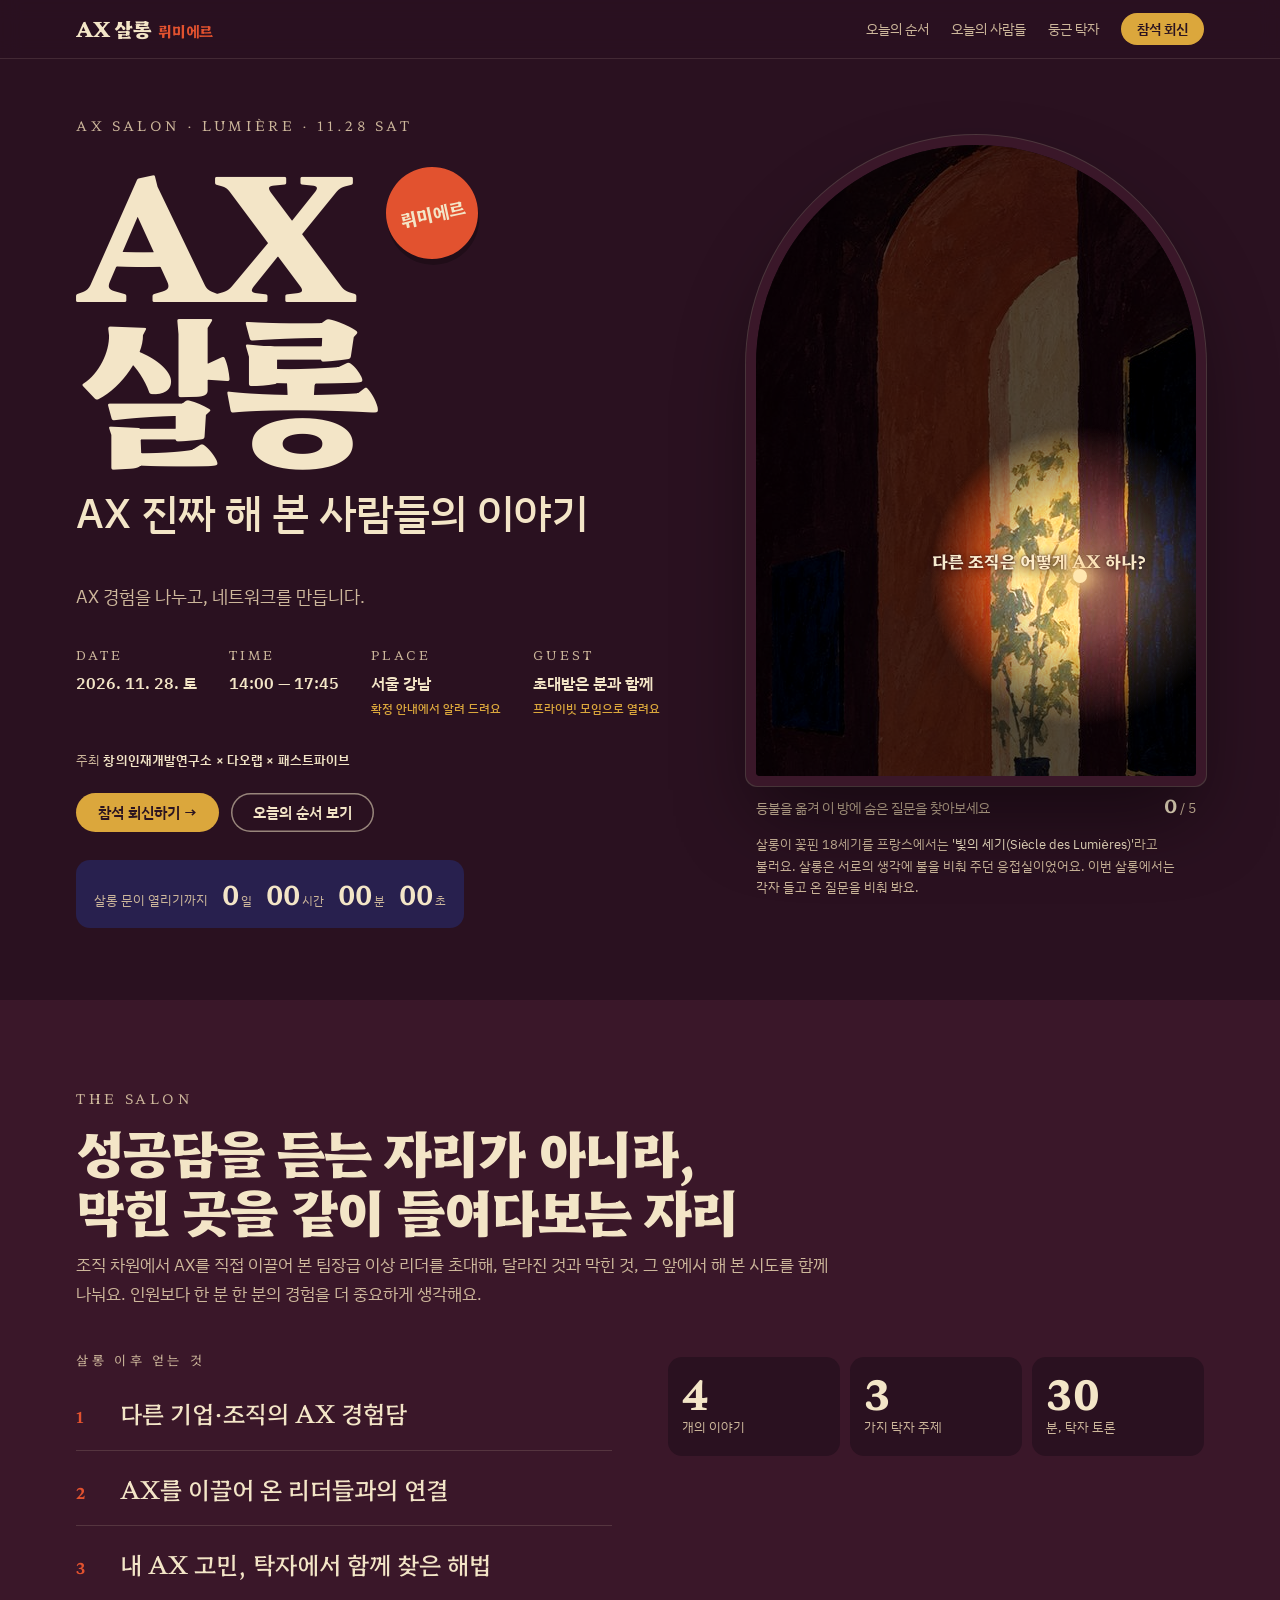
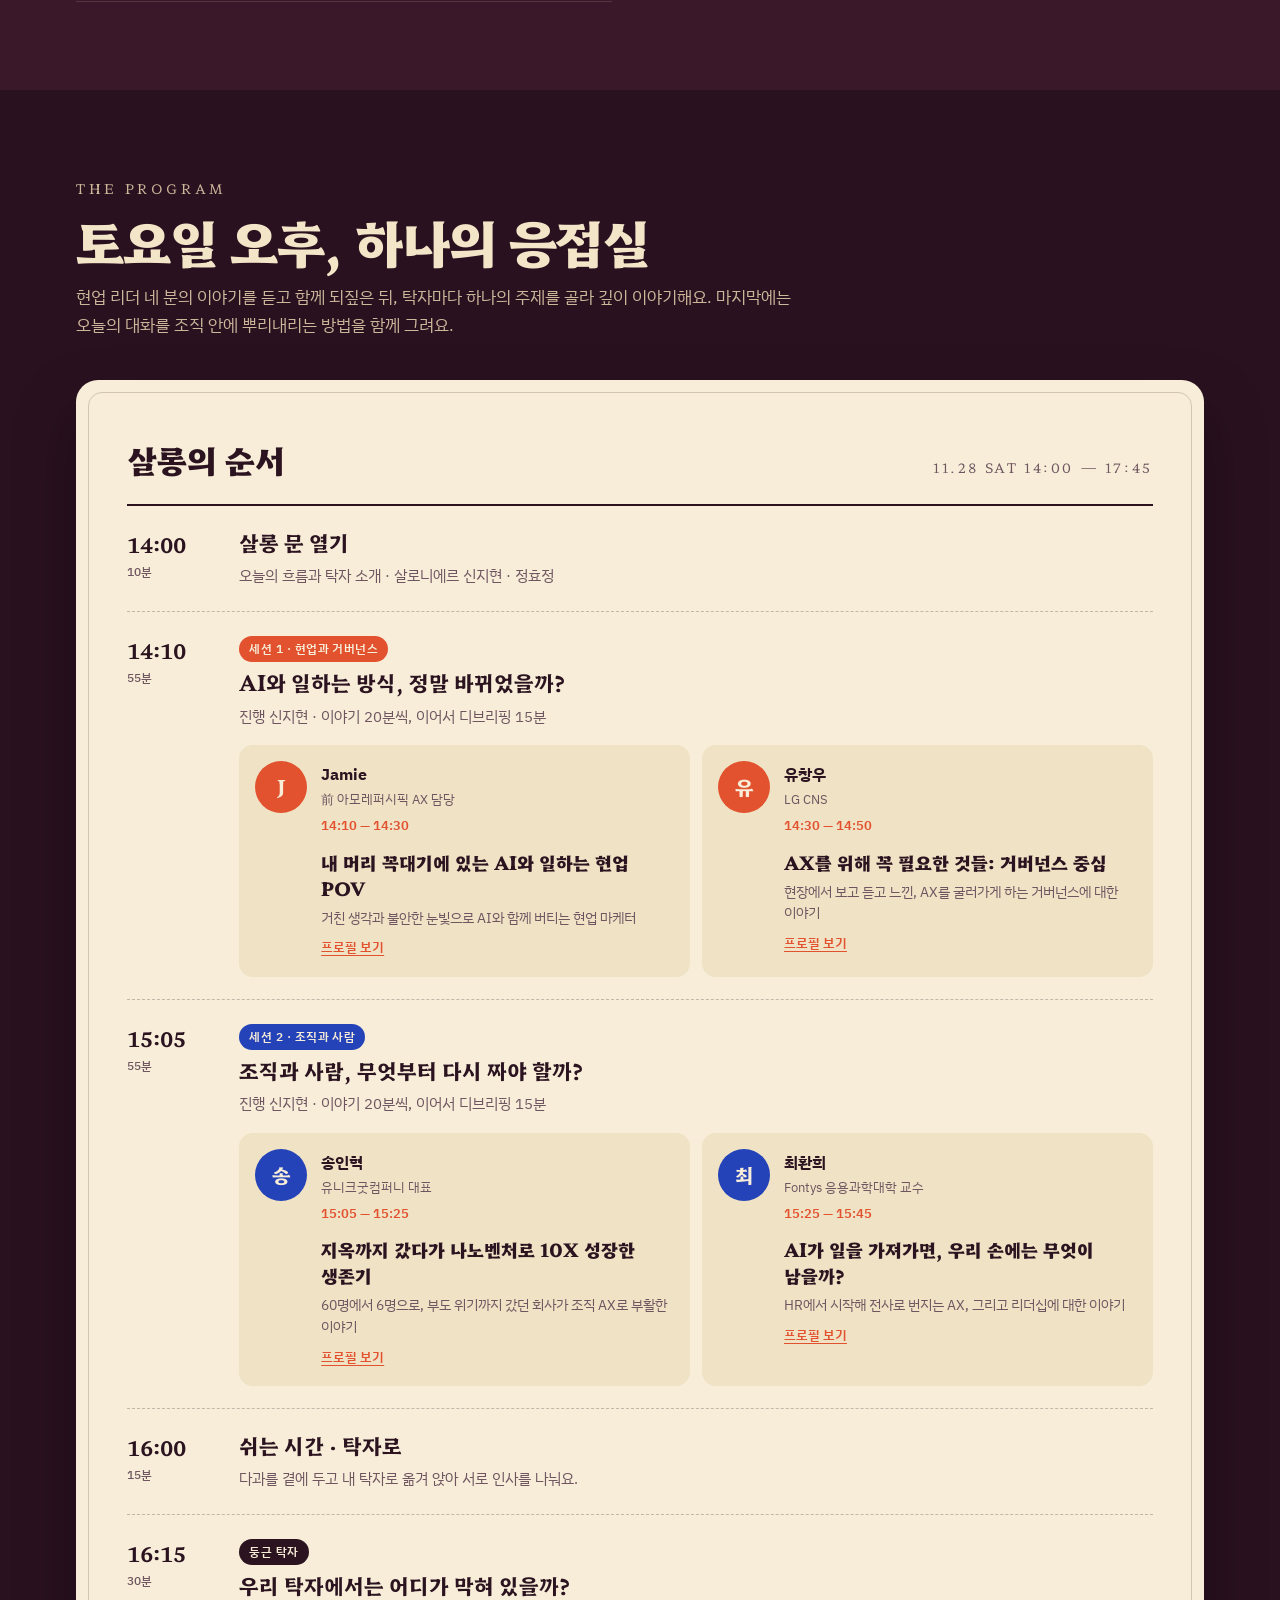
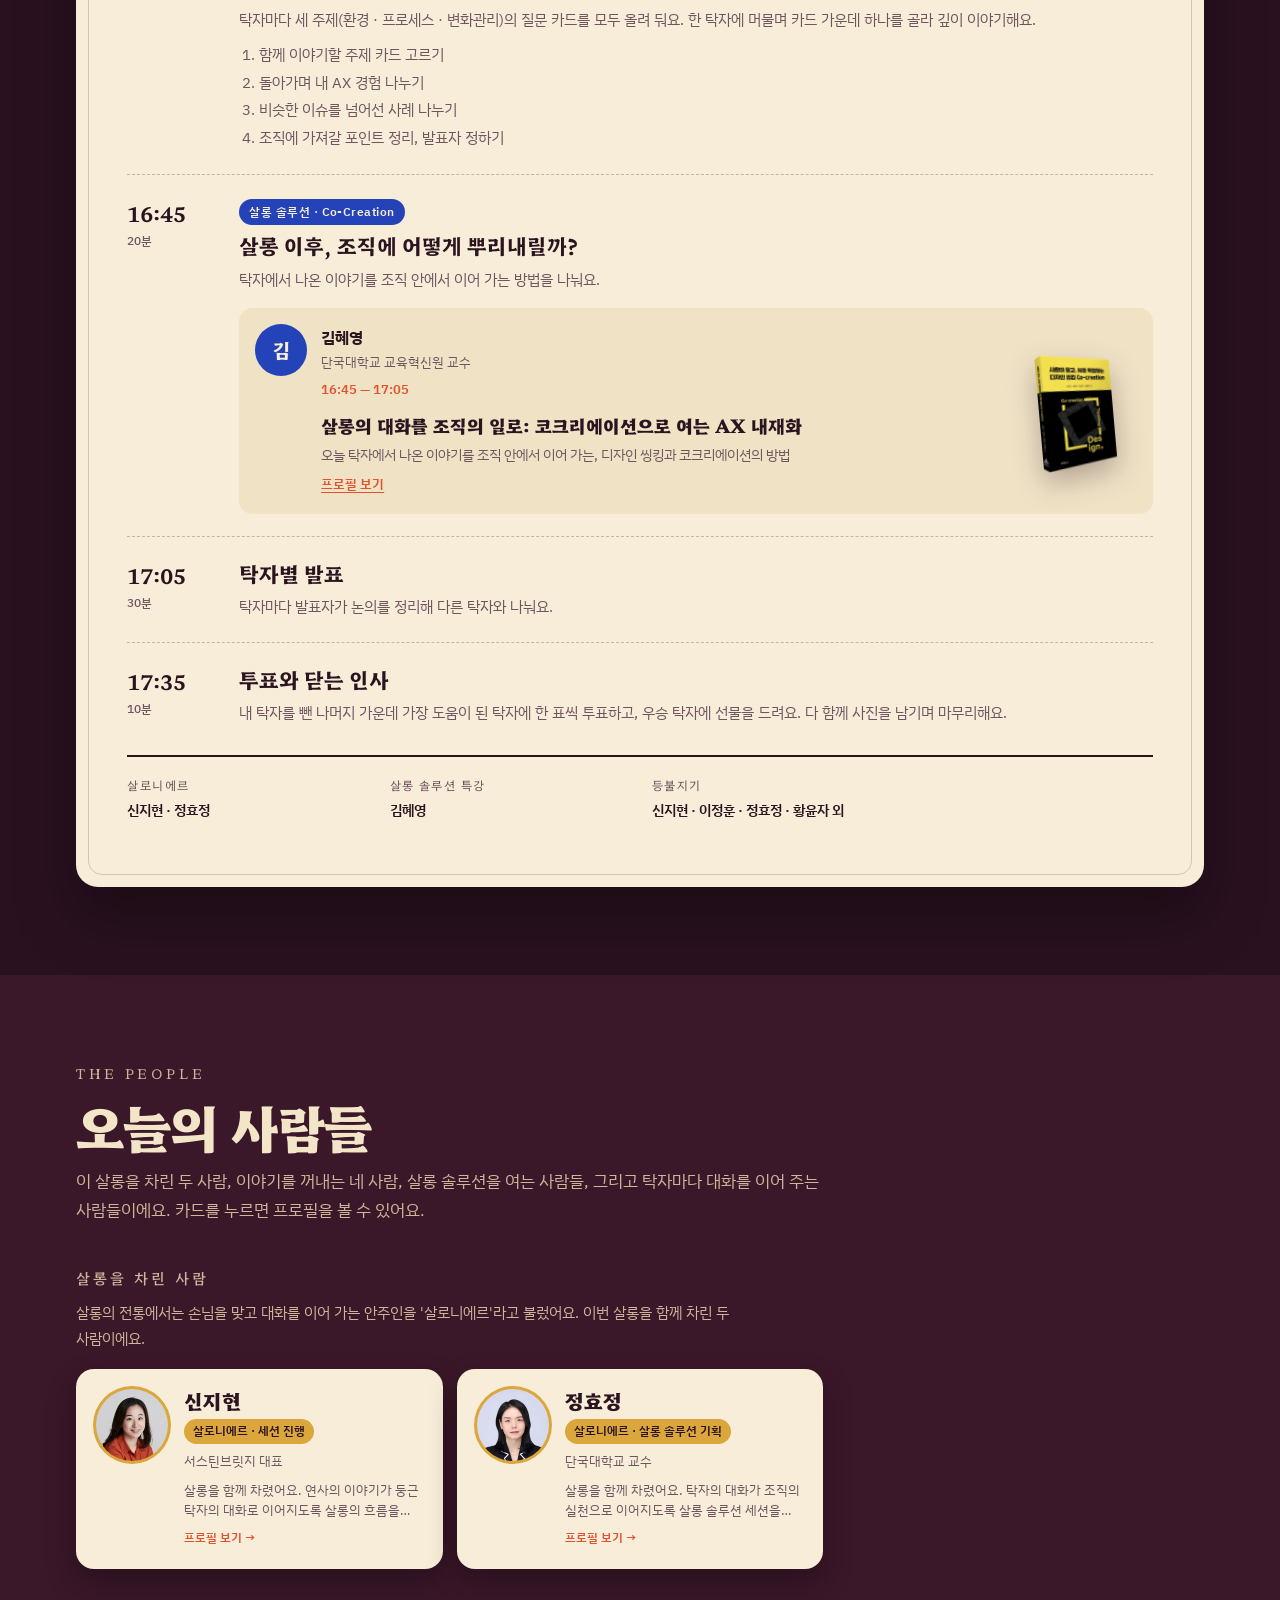
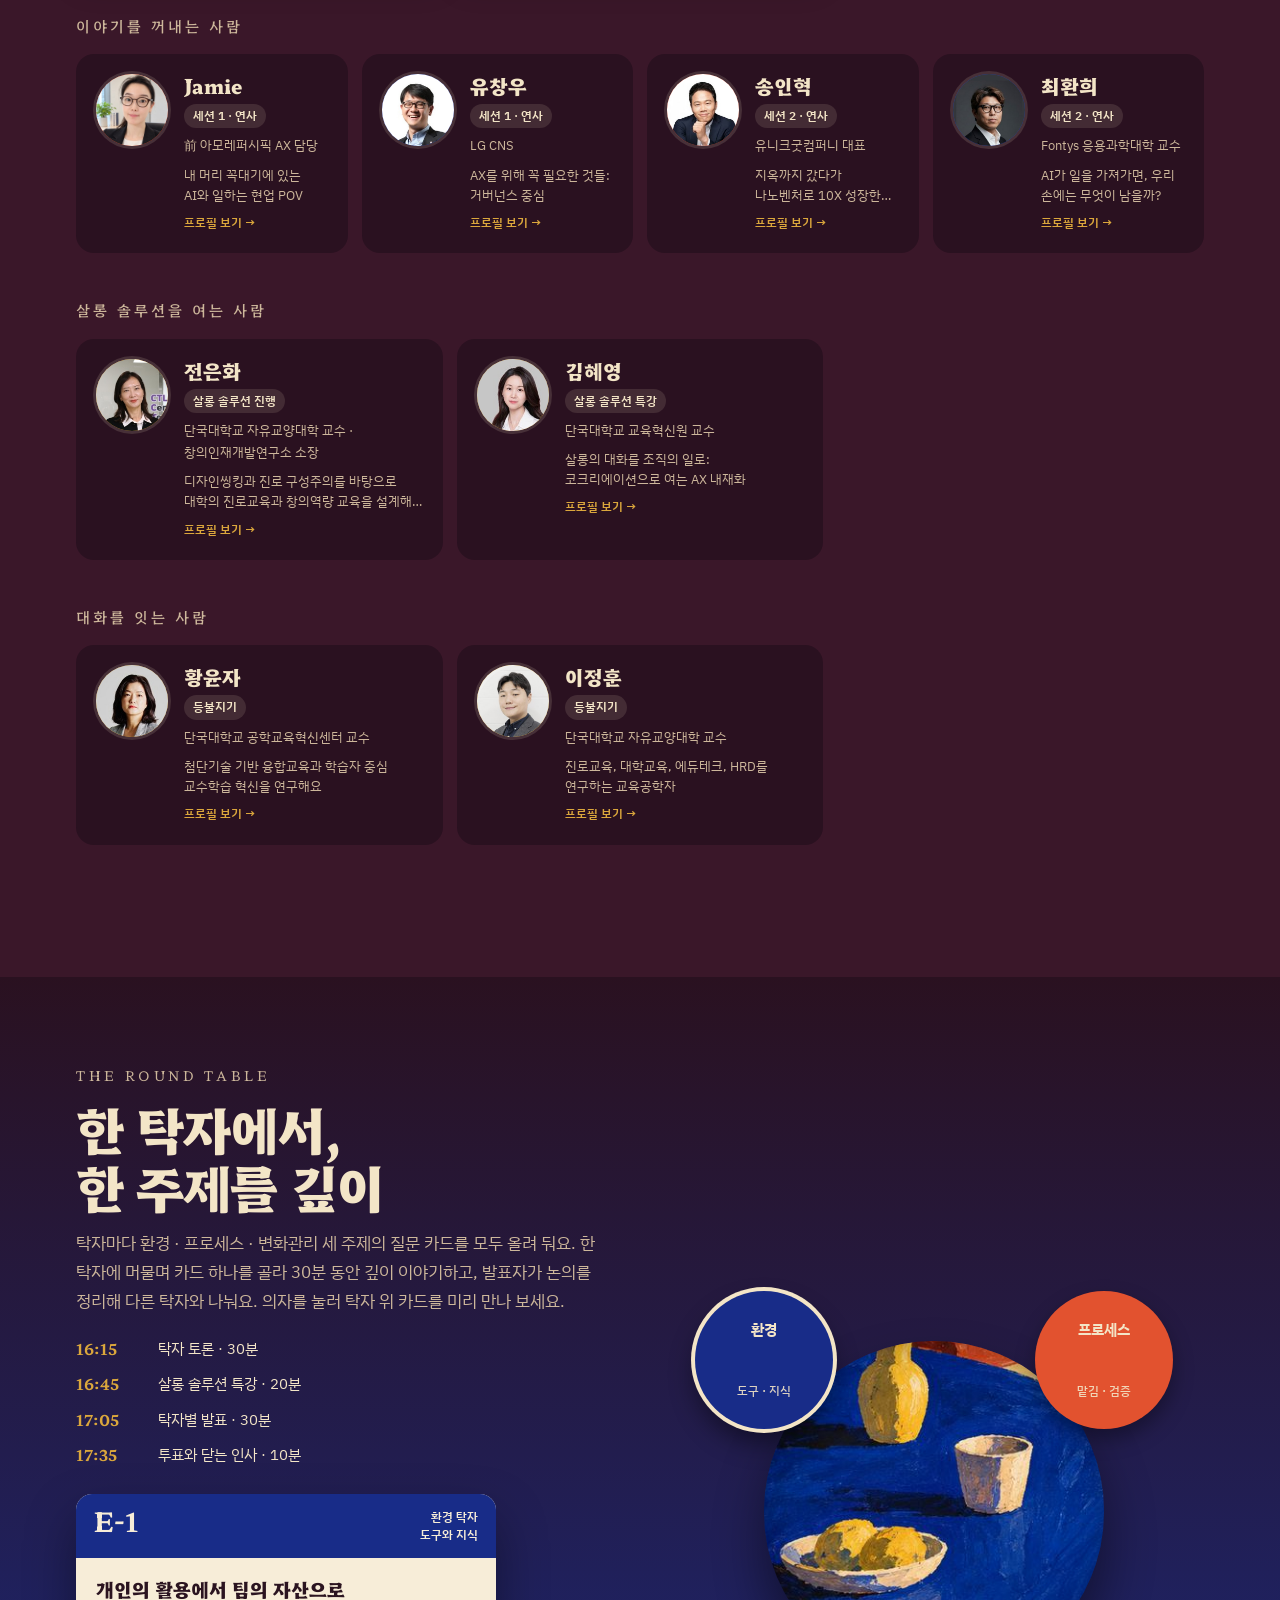
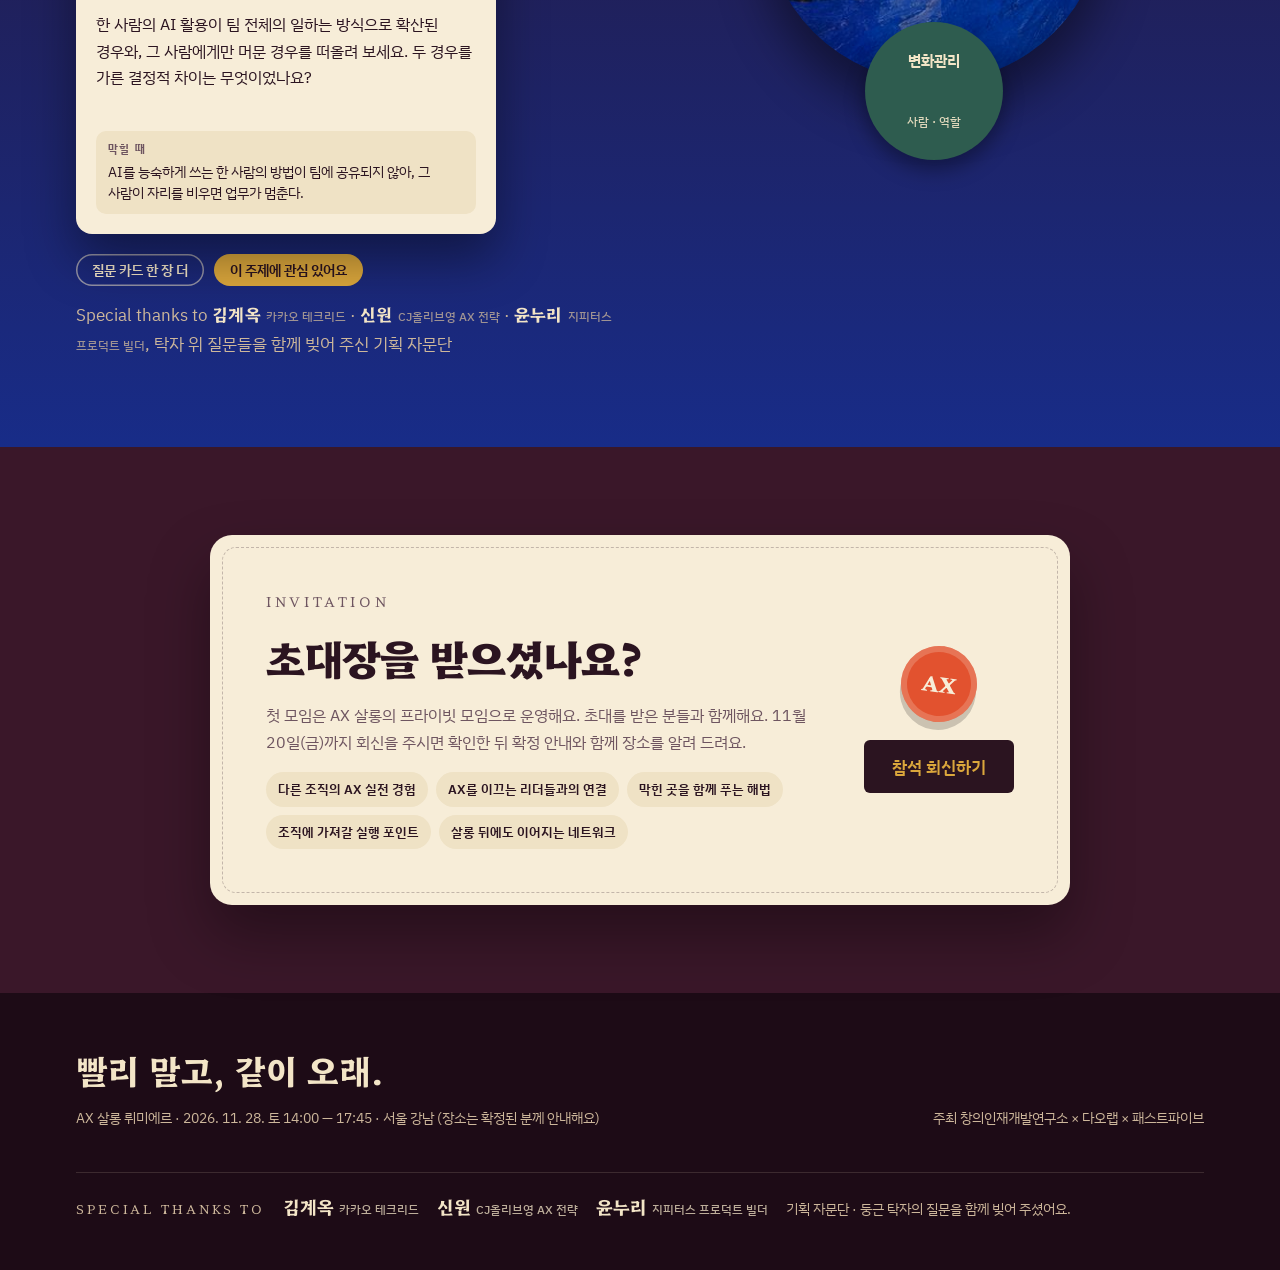
<file: index.html>
<!doctype html>
<html lang="ko">
<head>
<meta charset="utf-8">
<meta name="viewport" content="width=device-width, initial-scale=1, viewport-fit=cover">
<title>AX 살롱 뤼미에르 · AX 진짜 해 본 사람들의 이야기</title>
<meta name="description" content="11월 28일(토) 14:00–17:45, 서울 강남. 조직에서 AX를 이끌어 본 팀장급 이상 리더를 모시는 초청 살롱. 네 개의 이야기, 탁자 토론, 살롱 솔루션 특강. 초대받은 분들과 함께하는 프라이빗 모임.">
<meta name="theme-color" content="#2A1120">
<link rel="icon" href="favicon.svg" type="image/svg+xml">
<link rel="canonical" href="https://ax-salon-deep.vercel.app/">
<meta property="og:type" content="website">
<meta property="og:locale" content="ko_KR">
<meta property="og:site_name" content="AX 살롱">
<meta property="og:title" content="AX 살롱 뤼미에르 · AX 진짜 해 본 사람들의 이야기">
<meta property="og:description" content="11월 28일(토) 14:00–17:45, 서울 강남. 조직에서 AX를 이끌어 본 팀장급 이상 리더를 모시는 초청 살롱. 네 개의 이야기, 탁자 토론, 살롱 솔루션 특강. 초대받은 분들과 함께하는 프라이빗 모임.">
<meta property="og:url" content="https://ax-salon-deep.vercel.app/">
<meta property="og:image" content="https://ax-salon-deep.vercel.app/og-lumiere.jpg">
<meta property="og:image:width" content="1200">
<meta property="og:image:height" content="630">
<meta name="twitter:card" content="summary_large_image">
<link rel="preconnect" href="https://fonts.googleapis.com">
<link rel="preconnect" href="https://fonts.gstatic.com" crossorigin>
<link rel="stylesheet" href="https://fonts.googleapis.com/css2?family=Hahmlet:wght@400;500;700;800;900&family=IBM+Plex+Sans+KR:wght@400;500;600;700&display=swap">
<style>
/* Layout: 응접실 한 바퀴 — 문 앞(등불로 숨은 질문 찾기) → 살롱의 약속 → 오후의 순서(종이 메뉴 카드) → 둥근 탁자(질문 카드 뽑기) → 초대장(팝업 신청서) */
:root {
  color-scheme: dark;
  --wall: #2A1120;        /* 포스터의 자두색 벽 */
  --wall-2: #3A1729;
  --wall-3: #4C1F35;
  --arch: #E2522F;        /* 아치의 주홍 */
  --table: #2443B8;       /* 둥근 탁자의 코발트 */
  --table-deep: #182C88;
  --ochre: #DBA73C;       /* 화병과 꽃 */
  --cream: #F3E5C7;       /* 포스터 타이포 */
  --cream-dim: #CDB79B;
  --paper: #F7EDD8;
  --paper-2: #EFE2C5;
  --ink: #2B1420;
  --ink-soft: #6E5560;
  --err: #B83A22;
  --display: 'Hahmlet', 'Noto Serif KR', 'Nanum Myeongjo', serif;
  --body: 'IBM Plex Sans KR', 'Noto Sans KR', 'Apple SD Gothic Neo', sans-serif;
}
* { box-sizing: border-box; }
[hidden] { display: none !important; }
html { scroll-behavior: smooth; }
@media (prefers-reduced-motion: reduce) { html { scroll-behavior: auto; } *, *::before, *::after { animation: none !important; transition: none !important; } }
body { margin: 0; background: var(--wall); color: var(--cream); font-family: var(--body); font-size: 16px; line-height: 1.7; word-break: keep-all; overflow-x: hidden; }
body.locked { overflow: hidden; }
body::before { content: ""; position: fixed; inset: 0 0 auto; height: env(safe-area-inset-top, 0px); z-index: 30; background: var(--wall); }
a { color: inherit; }
.wrap { max-width: 1160px; margin: 0 auto; padding-left: max(16px, env(safe-area-inset-left, 0px)); padding-right: max(16px, env(safe-area-inset-right, 0px)); }
h1, h2, h3 { font-family: var(--display); text-wrap: balance; margin: 0; }
.eyebrow { font-family: var(--display); font-size: 13px; letter-spacing: .28em; text-transform: uppercase; color: var(--cream-dim); }
:focus-visible { outline: 2px solid var(--ochre); outline-offset: 3px; }

/* ---------- header ---------- */
.bar { position: sticky; top: env(safe-area-inset-top, 0px); z-index: 20; background: color-mix(in srgb, var(--wall) 88%, transparent); backdrop-filter: blur(10px); border-bottom: 1px solid color-mix(in srgb, var(--cream) 12%, transparent); }
.bar .wrap { display: flex; align-items: center; justify-content: space-between; gap: 16px; padding-block: 12px; }
.logo { font-family: var(--display); font-weight: 800; font-size: 20px; letter-spacing: -.01em; text-decoration: none; }
.logo em { font-style: normal; color: var(--arch); margin-left: 6px; font-weight: 700; font-size: 15px; }
.nav { display: flex; gap: 22px; align-items: center; font-size: 14px; }
.nav a { text-decoration: none; color: var(--cream-dim); }
.nav a:hover { color: var(--cream); }
@media (max-width: 720px) { .nav a { display: none; } }
.btn { display: inline-flex; align-items: center; gap: 8px; border: 0; border-radius: 999px; padding: 12px 22px; font: 600 15px/1 var(--body); cursor: pointer; text-decoration: none; transition: transform .2s ease, background .2s ease; }
.btn-primary { background: var(--ochre); color: var(--ink); }
.btn-primary:hover { transform: translateY(-2px); background: #E8B54A; }
.btn-ghost { background: transparent; color: var(--cream); box-shadow: inset 0 0 0 1.5px color-mix(in srgb, var(--cream) 55%, transparent); }
.btn-ghost:hover { box-shadow: inset 0 0 0 1.5px var(--cream); }
.btn-sm { padding: 9px 16px; font-size: 14px; }

/* ---------- hero ---------- */
.hero { position: relative; padding-block: 56px 72px; overflow: hidden; }
.hero .wrap { display: grid; grid-template-columns: 1.15fr .85fr; gap: 56px; align-items: center; }
@media (max-width: 900px) { .hero .wrap { grid-template-columns: 1fr; gap: 40px; } }
.hero-copy { min-width: 0; }
.title { font-weight: 800; font-size: clamp(76px, 13vw, 168px); line-height: .9; letter-spacing: -.035em; color: var(--cream); margin-top: 18px; position: relative; display: inline-block; }
.title .ko { display: block; }
.seal { position: absolute; left: calc(100% + 12px); top: 12px; width: clamp(64px, 8vw, 92px); aspect-ratio: 1; border-radius: 50%; background: var(--arch); color: var(--cream); display: grid; place-items: center; font: 700 clamp(17px, 2vw, 22px)/1 var(--display); transform: rotate(-12deg); box-shadow: 0 6px 0 rgba(0,0,0,.25); }
.seal-long { font-size: clamp(13px, 1.6vw, 18px); letter-spacing: -.04em; }
.q { font-weight: 500; font-size: clamp(26px, 3.6vw, 42px); line-height: 1.25; margin-top: 26px; color: var(--cream); }
.motto { font-size: 18px; color: var(--cream-dim); margin-top: 8px; }
.facts { display: grid; grid-template-columns: repeat(4, auto); gap: 10px 32px; margin: 34px 0 30px; padding: 0; justify-content: start; }
.facts div { min-width: 0; }
.facts dt { font-family: var(--display); font-size: 12px; letter-spacing: .24em; color: var(--cream-dim); }
.facts dd { margin: 4px 0 0; font-size: 16px; font-weight: 600; font-variant-numeric: tabular-nums; }
.facts dd small { display: block; font-size: 12px; font-weight: 500; color: var(--ochre); margin-top: 2px; }
@media (max-width: 560px) { .facts { grid-template-columns: 1fr 1fr; } }
.cta-row { display: flex; flex-wrap: wrap; gap: 12px; align-items: center; }
.countdown { margin-top: 28px; display: inline-flex; align-items: baseline; gap: 14px; flex-wrap: wrap; padding: 12px 18px; border-radius: 14px; background: color-mix(in srgb, var(--table) 30%, var(--wall)); font-variant-numeric: tabular-nums; }
.countdown .lbl { font-size: 13px; color: var(--cream-dim); }
.countdown b { font-family: var(--display); font-size: 26px; font-weight: 700; }
.countdown small { font-size: 12px; color: var(--cream-dim); margin-left: 2px; }
@media (max-width: 560px) { .countdown { gap: 10px; padding: 10px 14px; } .countdown b { font-size: 21px; } .countdown .lbl { width: 100%; } }

/* the lamp: a dim drawing room, a warm circle of light, questions hidden on the walls */
.lampwrap { justify-self: center; width: min(100%, 440px); display: grid; gap: 14px; }
.arch { --mx: 50%; --my: 30%; --r: 150px; position: relative; width: 100%; aspect-ratio: 3 / 4.3; border-radius: 999px 999px 18px 18px; overflow: hidden; background: #140810; box-shadow: 0 0 0 10px var(--wall-2), 0 0 0 11px color-mix(in srgb, var(--cream) 18%, transparent), 0 40px 80px rgba(0,0,0,.45); isolation: isolate; cursor: none; touch-action: pan-y; }
.arch img { position: absolute; inset: 0; width: 100%; height: 100%; object-fit: cover; object-position: 50% 0%; display: block; }
.arch .dim { filter: brightness(.34) saturate(.65) contrast(1.05); }
.arch .lit { filter: brightness(1.12) saturate(1.15); -webkit-mask-image: radial-gradient(circle var(--r) at var(--mx) var(--my), #000 0%, #000 42%, transparent 100%); mask-image: radial-gradient(circle var(--r) at var(--mx) var(--my), #000 0%, #000 42%, transparent 100%); }
.arch .glow { position: absolute; inset: 0; pointer-events: none; mix-blend-mode: screen; background: radial-gradient(circle calc(var(--r) * 1.4) at var(--mx) var(--my), rgba(255,206,130,.42), rgba(255,170,90,.14) 45%, transparent 72%); }
.arch .flame { position: absolute; left: var(--mx); top: var(--my); width: 14px; height: 14px; margin: -7px 0 0 -7px; border-radius: 50%; background: #FFE7B0; box-shadow: 0 0 18px 8px rgba(255,214,140,.75), 0 0 60px 24px rgba(255,170,80,.35); pointer-events: none; }
.sq { position: absolute; max-width: 58%; font: 700 clamp(14px, 1.45vw, 17px)/1.4 var(--display); color: #FFF3D6; text-shadow: 0 2px 12px rgba(30,6,16,.95), 0 0 2px rgba(30,6,16,.9); opacity: 0; pointer-events: none; transition: opacity .15s linear; }
.sq.found::after { content: " ✓"; color: var(--ochre); }
.lamp-hint { margin: 0; display: flex; justify-content: space-between; gap: 12px; align-items: baseline; font-size: 14px; color: var(--cream-dim); }
.lamp-hint b { color: var(--cream); font-family: var(--display); font-size: 18px; }
.lamp-hint > span:last-child { white-space: nowrap; flex: none; }
.lamp-note { margin: 0; font-size: 13px; line-height: 1.65; color: var(--cream-dim); }
.lamp-note i { font-style: normal; color: var(--cream); }

/* ---------- section scaffolding ---------- */
section.band { padding-block: 88px; }
.band-head { display: grid; gap: 12px; margin-bottom: 40px; max-width: 760px; }
.band-head h2 { font-size: clamp(32px, 4.4vw, 52px); font-weight: 800; letter-spacing: -.02em; line-height: 1.12; }
.band-head p { margin: 0; color: var(--cream-dim); font-size: 17px; }

/* ---------- promise ---------- */
.promise { background: var(--wall-2); }
.promise-grid { display: grid; grid-template-columns: 1fr 1fr; gap: 56px; align-items: start; }
@media (max-width: 900px) { .promise-grid { grid-template-columns: 1fr; gap: 40px; } }
.vows { list-style: none; margin: 0; padding: 0; display: grid; gap: 2px; }
.vows li { display: grid; grid-template-columns: 44px 1fr; align-items: baseline; padding: 16px 0; border-bottom: 1px solid color-mix(in srgb, var(--cream) 14%, transparent); font-family: var(--display); font-size: clamp(19px, 2.2vw, 24px); font-weight: 500; }
.vows li span { font-size: 15px; color: var(--arch); font-weight: 700; }
.who { display: grid; gap: 20px; }
.who p { margin: 0; font-size: 17px; }
.who .note { font-size: 15px; color: var(--cream-dim); }
.stats { display: grid; grid-template-columns: repeat(4, 1fr); gap: 10px; margin-top: 8px; }
@media (max-width: 560px) { .stats { grid-template-columns: repeat(2, 1fr); } }
.stat { background: var(--wall); border-radius: 14px; padding: 16px 14px; }
.stat b { display: block; font-family: var(--display); font-size: 40px; font-weight: 800; line-height: 1; color: var(--cream); font-variant-numeric: tabular-nums; }
.stat span { font-size: 13px; color: var(--cream-dim); }

/* ---------- program (paper menu card) ---------- */
.program { background: var(--wall); }
.menu { background: var(--paper); color: var(--ink); border-radius: 22px; padding: clamp(24px, 4vw, 56px); box-shadow: 0 30px 60px rgba(0,0,0,.35); position: relative; }
.menu::before { content: ""; position: absolute; inset: 12px; border: 1px solid color-mix(in srgb, var(--ink) 18%, transparent); border-radius: 14px; pointer-events: none; }
.menu-top { display: flex; justify-content: space-between; align-items: baseline; flex-wrap: wrap; gap: 8px; padding-bottom: 18px; border-bottom: 2px solid var(--ink); }
.menu-top h3 { font-size: clamp(24px, 3vw, 32px); font-weight: 800; }
.menu-top span { font-family: var(--display); letter-spacing: .2em; font-size: 13px; color: var(--ink-soft); }
.slot { display: grid; grid-template-columns: 92px 1fr; gap: 20px; padding: 22px 0; border-bottom: 1px dashed color-mix(in srgb, var(--ink) 25%, transparent); }
.slot:last-of-type { border-bottom: 0; padding-bottom: 4px; }
@media (max-width: 560px) { .slot { grid-template-columns: 1fr; gap: 6px; } }
.time { font-family: var(--display); font-weight: 700; font-size: 20px; font-variant-numeric: tabular-nums; }
.time small { display: block; font-family: var(--body); font-size: 12px; font-weight: 500; color: var(--ink-soft); }
.slot h4 { margin: 0; font-family: var(--display); font-size: 21px; font-weight: 700; line-height: 1.4; }
.slot .tag { display: inline-block; font-family: var(--body); font-size: 12px; font-weight: 600; letter-spacing: .04em; padding: 3px 10px; border-radius: 999px; margin-bottom: 6px; color: var(--paper); background: var(--ink); }
.slot.session .tag { background: var(--arch); }
.slot.session.two .tag { background: var(--table); }
.slot p { margin: 6px 0 0; color: var(--ink-soft); font-size: 15px; }
.guests { display: grid; grid-template-columns: 1fr 1fr; gap: 12px; margin-top: 16px; }
@media (max-width: 720px) { .guests { grid-template-columns: 1fr; } }
.guest { display: grid; grid-template-columns: 52px 1fr; gap: 14px; align-items: start; background: var(--paper-2); border-radius: 14px; padding: 16px; transition: transform .25s ease, box-shadow .25s ease; min-width: 0; }
.guest:hover { transform: translateY(-3px) rotate(-.3deg); box-shadow: 0 12px 24px rgba(43,20,32,.14); }
.mono { width: 52px; height: 52px; border-radius: 50%; display: grid; place-items: center; font: 700 20px/1 var(--display); color: var(--paper); background: var(--arch); }
.two .mono { background: var(--table); }
.guest .name { font-weight: 700; font-size: 16px; }
.guest .org { font-size: 13px; color: var(--ink-soft); }
.guest .talk { font-family: var(--display); font-weight: 800; font-size: 18px; line-height: 1.45; margin-top: 10px; }
.guest .story { font-size: 13.5px; color: var(--ink-soft); margin-top: 6px; line-height: 1.6; }
.guest .tbd { font-size: 11px; font-weight: 600; color: var(--paper); background: var(--ink-soft); border-radius: 999px; padding: 1px 7px; vertical-align: 2px; margin-left: 4px; font-family: var(--body); }
.hosts { margin-top: 26px; padding-top: 18px; border-top: 2px solid var(--ink); display: grid; grid-template-columns: repeat(4, 1fr); gap: 12px 24px; font-size: 14px; }
@media (max-width: 720px) { .hosts { grid-template-columns: 1fr 1fr; } }
.hosts dt { font-family: var(--display); font-size: 12px; letter-spacing: .12em; color: var(--ink-soft); }
.hosts dd { margin: 2px 0 0; font-weight: 600; }
/* 2부 · 저녁의 서재 */
.interlude { display: flex; align-items: center; justify-content: center; gap: 16px; margin: 40px 0 22px; color: var(--cream-dim); font-family: var(--display); font-size: 14px; letter-spacing: .18em; text-align: center; }
.interlude::before, .interlude::after { content: ""; flex: 0 1 90px; height: 1px; background: color-mix(in srgb, var(--cream) 35%, transparent); }
.menu.evening { background: linear-gradient(180deg, #F4E6C6 0%, var(--paper) 38%); }
.menu.evening .menu-top { border-bottom-color: var(--ink); }
.book { display: grid; grid-template-columns: 150px 1fr; gap: 28px; align-items: center; padding: 26px 0 24px; border-bottom: 1px dashed color-mix(in srgb, var(--ink) 25%, transparent); }
.book img { width: 100%; height: auto; display: block; transform: rotate(-3deg); filter: drop-shadow(0 16px 18px rgba(43,20,32,.28)); }
.book .tag { display: inline-block; font-size: 12px; font-weight: 600; letter-spacing: .04em; padding: 3px 10px; border-radius: 999px; margin-bottom: 8px; color: var(--ink); background: var(--ochre); }
.book h4 { margin: 0; font-family: var(--display); font-size: clamp(22px, 2.6vw, 28px); font-weight: 800; line-height: 1.35; }
.book .btitle { margin: 12px 0 0; font-weight: 700; font-size: 15px; }
.book .bmeta { margin: 2px 0 0; font-size: 13px; color: var(--ink-soft); }
.book .blead { margin: 12px 0 0; font-size: 15px; color: var(--ink-soft); }
.book .gift { margin: 14px 0 0; display: inline-flex; flex-wrap: wrap; align-items: center; gap: 6px 10px; font-size: 14px; font-weight: 600; background: var(--paper-2); border-radius: 12px; padding: 9px 14px; }
.book .gift small { font-weight: 500; font-size: 12px; color: var(--ink-soft); }
@media (max-width: 560px) { .book { grid-template-columns: 1fr; gap: 18px; } .book img { width: 120px; } .interlude { letter-spacing: .1em; gap: 10px; white-space: nowrap; } .interlude::before, .interlude::after { flex-basis: 32px; } }
.slot.evening .tag { background: var(--ochre); color: var(--ink); }
.slot.evening .mono { background: var(--ochre); color: var(--ink); }
.pgrid.trio { grid-template-columns: repeat(3, 1fr); }
@media (max-width: 900px) { .pgrid.trio { grid-template-columns: repeat(2, 1fr); } }
@media (max-width: 480px) { .pgrid.trio { grid-template-columns: 1fr; } }

/* ---------- directions ---------- */
.placebtn { all: unset; cursor: pointer; font-weight: 600; border-bottom: 1.5px dotted color-mix(in srgb, var(--cream) 60%, transparent); }
.placebtn:hover { border-bottom-color: var(--ochre); color: #fff; }
.placebtn:focus-visible { outline: 2px solid var(--ochre); outline-offset: 3px; }
.mapcard { position: relative; margin-top: 20px; height: 220px; border-radius: 16px; overflow: hidden; background:
  repeating-linear-gradient(0deg, color-mix(in srgb, var(--cream) 10%, transparent) 0 1px, transparent 1px 34px),
  repeating-linear-gradient(90deg, color-mix(in srgb, var(--cream) 10%, transparent) 0 1px, transparent 1px 34px),
  radial-gradient(circle at 50% 46%, color-mix(in srgb, var(--ochre) 35%, var(--table)) 0, var(--table) 46%, var(--table-deep) 100%); }
.mapcard .pin { position: absolute; left: 50%; top: 44%; width: 34px; height: 34px; margin: -34px 0 0 -17px; background: var(--arch); border-radius: 50% 50% 50% 0; transform: rotate(-45deg); box-shadow: 0 8px 18px rgba(0,0,0,.35); animation: drop .7s cubic-bezier(.2,1.4,.4,1); }
.mapcard .pin::after { content: ""; position: absolute; inset: 10px; border-radius: 50%; background: var(--paper); }
@keyframes drop { from { transform: translateY(-40px) rotate(-45deg); } }
.mapcard .ring { position: absolute; left: 50%; top: 44%; width: 90px; height: 30px; margin: -12px 0 0 -45px; border-radius: 50%; border: 2px solid color-mix(in srgb, var(--cream) 45%, transparent); animation: pulse 2.4s ease-out infinite; }
@keyframes pulse { from { transform: scale(.4); opacity: 1; } to { transform: scale(1.6); opacity: 0; } }
.mapcard .tagname { position: absolute; left: 50%; top: calc(44% + 18px); transform: translateX(-50%); white-space: nowrap; font: 700 15px/1 var(--display); color: var(--cream); background: rgba(20,6,14,.55); padding: 7px 12px; border-radius: 999px; }
.addr { margin: 20px 0 0; display: grid; grid-template-columns: 56px 1fr; gap: 8px 14px; font-size: 15px; }
.addr dt { color: var(--ink-soft); font-size: 13px; font-weight: 600; padding-top: 2px; }
.addr dd { margin: 0; font-weight: 600; display: flex; flex-wrap: wrap; gap: 8px 12px; align-items: center; }
.copy { border: 1.5px solid var(--ink); background: transparent; color: var(--ink); border-radius: 999px; padding: 4px 12px; font: 600 12.5px/1.4 var(--body); cursor: pointer; }
.maplinks { display: flex; flex-wrap: wrap; gap: 10px; margin-top: 22px; }
.maplinks a { text-decoration: none; }
.btn-map { background: var(--ink); color: var(--paper); }
.btn-map:hover { transform: translateY(-2px); }
.btn-map.alt { background: transparent; color: var(--ink); box-shadow: inset 0 0 0 1.5px var(--ink); }
.mapnote { font-size: 13px; color: var(--ink-soft); margin: 12px 0 0; }
.footbtn { all: unset; cursor: pointer; color: var(--cream); border-bottom: 1px dotted var(--cream-dim); margin-left: 6px; }
.footbtn:focus-visible { outline: 2px solid var(--ochre); outline-offset: 3px; }

/* ---------- people ---------- */
.people { background: var(--wall-2); }
.grp { font-family: var(--display); font-size: 15px; letter-spacing: .2em; text-transform: uppercase; color: var(--cream-dim); font-weight: 500; margin: 0 0 16px; }
.grp + .pgrid { margin-bottom: 44px; }
.pgrid { display: grid; grid-template-columns: repeat(4, 1fr); gap: 14px; }
.pgrid.hosts { grid-template-columns: repeat(3, 1fr); }
@media (max-width: 900px) { .pgrid, .pgrid.hosts { grid-template-columns: repeat(2, 1fr); } }
@media (max-width: 480px) { .pgrid, .pgrid.hosts { grid-template-columns: 1fr; } }
.pcard { text-align: left; border: 0; cursor: pointer; background: var(--wall); color: var(--cream); border-radius: 18px; padding: 20px; display: grid; grid-template-columns: 72px 1fr; gap: 16px; align-items: start; font: inherit; transition: transform .25s ease, background .25s ease; min-width: 0; }
.pcard:hover { transform: translateY(-3px); background: color-mix(in srgb, var(--wall) 80%, var(--wall-3)); }
.photo { width: 72px; height: 72px; border-radius: 50%; overflow: hidden; display: grid; place-items: center; font: 800 26px/1 var(--display); color: var(--paper); background: var(--c, var(--arch)); flex: none; box-shadow: 0 0 0 3px color-mix(in srgb, var(--cream) 14%, transparent); }
.photo img { width: 100%; height: 100%; object-fit: cover; }
.pcard .pn { font: 800 20px/1.2 var(--display); }
.pcard .pr { display: inline-block; margin-top: 6px; font-size: 12px; font-weight: 600; padding: 2px 9px; border-radius: 999px; background: color-mix(in srgb, var(--cream) 12%, transparent); color: var(--cream); }
.pcard .po { font-size: 13px; color: var(--cream-dim); margin-top: 6px; }
.pcard .pb { font-size: 13px; color: var(--cream-dim); margin-top: 8px; line-height: 1.55; display: -webkit-box; -webkit-line-clamp: 2; -webkit-box-orient: vertical; overflow: hidden; }
.pcard .more { font-size: 12px; color: var(--ochre); margin-top: 8px; font-weight: 600; }
/* 살롱을 차린 두 사람: 크기는 다른 카드와 같고 색만 다르게 */
.salon-hosts { margin: 0 0 44px; }
.salon-hosts .sh-lead { margin: -6px 0 18px; color: var(--cream-dim); font-size: 15px; max-width: 700px; }
.pcard.host { background: var(--paper); color: var(--ink); box-shadow: 0 14px 30px rgba(0,0,0,.28); }
.pcard.host:hover { background: #FBF3E2; }
.pcard.host .photo { box-shadow: 0 0 0 3px var(--ochre); }
.pcard.host .pr { background: var(--ochre); color: var(--ink); }
.pcard.host .po, .pcard.host .pb { color: var(--ink-soft); }
.pcard.host .more { color: var(--arch); }
.plink { margin-top: 10px; border: 0; background: transparent; padding: 0; font: 600 13px/1.4 var(--body); color: var(--arch); cursor: pointer; text-decoration: underline; text-underline-offset: 3px; }
.profile-head { display: grid; grid-template-columns: 120px 1fr; gap: 22px; align-items: center; margin-top: 8px; }
@media (max-width: 520px) { .profile-head { grid-template-columns: 1fr; } }
.profile-head .photo { width: 120px; height: 120px; font-size: 42px; box-shadow: 0 0 0 4px var(--paper-2); }
.profile-head h2 { margin-top: 0; }
.profile-role { font-size: 14px; font-weight: 700; color: var(--arch); }
.profile-org { color: var(--ink-soft); margin-top: 4px; }
.profile-talk { margin-top: 22px; padding: 16px 18px; border-radius: 12px; background: var(--paper-2); }
.profile-talk b { display: block; font-size: 12px; letter-spacing: .12em; color: var(--ink-soft); margin-bottom: 4px; }
.profile-talk .t { font: 800 19px/1.45 var(--display); }
.profile-talk .st { font-size: 14px; color: var(--ink-soft); margin-top: 4px; }
.profile-bio { margin: 22px 0 0; padding-left: 18px; display: grid; gap: 8px; }
.profile-bio li { line-height: 1.6; }
.profile-empty { margin-top: 22px; color: var(--ink-soft); }

/* ---------- round table ---------- */
.roundtable { background: linear-gradient(180deg, var(--wall) 0%, var(--table-deep) 100%); overflow: hidden; }
.rt-grid { display: grid; grid-template-columns: 1fr 1fr; gap: 48px; align-items: center; }
@media (max-width: 900px) { .rt-grid { grid-template-columns: 1fr; } }
.tablestage { position: relative; width: min(100%, 460px); aspect-ratio: 1; justify-self: center; }
.top { position: absolute; inset: 13%; border-radius: 50%; background: url("assets/table.jpg") 45% 60% / 175% auto no-repeat, var(--table); box-shadow: 0 30px 50px rgba(0,0,0,.45), inset 0 0 40px rgba(0,0,30,.35); }
.chair { position: absolute; width: 30%; aspect-ratio: 1; border-radius: 50%; border: 0; cursor: pointer; display: grid; place-items: center; text-align: center; font: 700 15px/1.25 var(--body); color: var(--cream); padding: 8px; transition: transform .25s ease, box-shadow .25s ease; box-shadow: 0 10px 20px rgba(0,0,0,.35); }
.chair small { display: block; font-weight: 500; font-size: 11.5px; opacity: .9; }
.chair:hover { transform: scale(1.06); }
.chair[aria-pressed="true"] { box-shadow: 0 0 0 4px var(--cream), 0 14px 26px rgba(0,0,0,.45); }
.chair.env { background: var(--table-deep); left: -2%; top: 2%; }
.chair.pro { background: var(--arch); right: -2%; top: 2%; }
.chair.chg { background: #2E5C4F; left: 35%; bottom: -4%; }
.rt-copy h2 { font-size: clamp(32px, 4.4vw, 52px); font-weight: 800; letter-spacing: -.02em; line-height: 1.12; margin-top: 12px; }
.rt-copy > p { color: var(--cream-dim); font-size: 17px; margin: 14px 0 0; }
.rt-copy .steps { list-style: none; padding: 0; margin: 20px 0 26px; display: grid; gap: 10px; }
.rt-copy .steps li { display: grid; grid-template-columns: 70px 1fr; gap: 12px; font-size: 15px; }
.rt-copy .steps b { font-family: var(--display); font-weight: 700; color: var(--ochre); }
.cardstage { perspective: 1400px; max-width: 420px; }
.qcard { position: relative; transform-style: preserve-3d; transition: transform .7s cubic-bezier(.2,.7,.2,1); min-height: 340px; }
.qcard.flip { transform: rotateY(180deg); }
.face { position: absolute; inset: 0; backface-visibility: hidden; -webkit-backface-visibility: hidden; border-radius: 16px; background: var(--paper); color: var(--ink); overflow: hidden; display: flex; flex-direction: column; box-shadow: 0 24px 50px rgba(0,0,0,.4); }
.face.back { transform: rotateY(180deg); }
@media (max-width: 480px) { .qcard { min-height: 410px; } .face .fq { font-size: 15px; } }
.face .fh { display: flex; justify-content: space-between; align-items: flex-start; padding: 14px 18px; color: var(--paper); }
.face .fh .id { font: 700 26px/1 var(--display); }
.face .fh .deck { font-size: 12px; text-align: right; line-height: 1.5; font-weight: 600; }
.face .fb { padding: 18px 20px 20px; display: flex; flex-direction: column; gap: 10px; flex: 1; }
.face .ft { font: 800 19px/1.35 var(--display); }
.face .fq { font-size: 16px; line-height: 1.65; }
.face .stuck { margin-top: auto; background: var(--paper-2); border-radius: 10px; padding: 10px 12px; font-size: 13.5px; line-height: 1.6; }
.face .stuck b { display: block; font-size: 11px; letter-spacing: .12em; color: var(--ink-soft); margin-bottom: 2px; }
.rt-actions { display: flex; gap: 10px; flex-wrap: wrap; margin-top: 20px; }
.thanks-inline { margin: 22px 0 0; font-size: 13px; color: var(--cream-dim); }
.thanks-inline b { font-family: var(--display); font-weight: 700; color: var(--cream); letter-spacing: .02em; }

/* ---------- invitation teaser ---------- */
.invite { background: var(--wall-2); }
.envelope { position: relative; max-width: 860px; margin: 0 auto; background: var(--paper); color: var(--ink); border-radius: 22px; padding: clamp(28px, 5vw, 56px); display: grid; grid-template-columns: 1fr auto; gap: 28px; align-items: center; box-shadow: 0 30px 60px rgba(0,0,0,.35); }
@media (max-width: 720px) { .envelope { grid-template-columns: 1fr; } }
.envelope::before { content: ""; position: absolute; inset: 12px; border: 1px dashed color-mix(in srgb, var(--ink) 25%, transparent); border-radius: 14px; pointer-events: none; }
.envelope h2 { font-size: clamp(28px, 3.6vw, 42px); font-weight: 800; letter-spacing: -.02em; }
.envelope p { margin: 10px 0 0; color: var(--ink-soft); }
.dates { display: flex; flex-wrap: wrap; gap: 8px; margin-top: 16px; }
.dates span { font-size: 13px; font-weight: 600; background: var(--paper-2); border-radius: 999px; padding: 6px 12px; color: var(--ink); }
.btn-ink { background: var(--ink); color: var(--ochre); padding: 18px 28px; font-size: 17px; border-radius: 6px; position: relative; z-index: 1; }
.btn-ink:hover { transform: translateY(-2px); }
.seal-sm { width: 76px; height: 76px; border-radius: 50%; background: var(--arch); color: var(--paper); display: grid; place-items: center; font: 800 20px/1 var(--display); box-shadow: 0 8px 0 rgba(0,0,0,.18), inset 0 0 0 6px color-mix(in srgb, var(--paper) 22%, transparent); transform: rotate(8deg); justify-self: center; }

/* ---------- modal letter ---------- */
.modal { position: fixed; inset: 0; z-index: 50; overflow-y: auto; overscroll-behavior: contain; padding: max(24px, env(safe-area-inset-top, 0px)) max(16px, env(safe-area-inset-right, 0px)) max(24px, env(safe-area-inset-bottom, 0px)) max(16px, env(safe-area-inset-left, 0px)); }
.scrim { position: fixed; inset: 0; background: rgba(20,6,14,.78); backdrop-filter: blur(6px); animation: fade .3s ease; }
@keyframes fade { from { opacity: 0; } }
.sheet { position: relative; max-width: 780px; margin: 36px auto 24px; background: var(--paper); color: var(--ink); border-radius: 22px; padding: clamp(24px, 5vw, 56px); box-shadow: 0 30px 80px rgba(0,0,0,.5); color-scheme: light; animation: rise .5s cubic-bezier(.2,.8,.2,1); }
@keyframes rise { from { transform: translateY(40px) scale(.98); opacity: .2; } }
.sheet .waxseal { position: absolute; top: -34px; left: clamp(20px, 6vw, 56px); width: 76px; height: 76px; border-radius: 50%; background: var(--arch); color: var(--paper); display: grid; place-items: center; font: 800 20px/1 var(--display); box-shadow: 0 8px 0 rgba(0,0,0,.18), inset 0 0 0 6px color-mix(in srgb, var(--paper) 22%, transparent); transform: rotate(-8deg); animation: stamp .6s cubic-bezier(.2,1.4,.4,1) .15s backwards; }
@keyframes stamp { from { transform: scale(1.7) rotate(-24deg); opacity: 0; } }
.close { position: absolute; top: 16px; right: 16px; border: 0; background: var(--paper-2); color: var(--ink); width: 40px; height: 40px; border-radius: 50%; font: 600 22px/1 var(--body); cursor: pointer; }
.close:hover { background: #E5D5B3; }
.sheet h2 { font-size: clamp(28px, 4vw, 40px); font-weight: 800; letter-spacing: -.02em; margin-top: 18px; }
.sheet .lead { color: var(--ink-soft); margin: 10px 0 0; }
.draftnote { margin-top: 16px; font-size: 13px; line-height: 1.6; padding: 10px 14px; border-radius: 10px; background: color-mix(in srgb, var(--ochre) 22%, var(--paper)); }
.progress { position: sticky; top: -24px; z-index: 5; margin: 22px -8px 0; padding: 12px 8px; background: var(--paper); display: flex; align-items: center; gap: 12px; font-size: 13px; color: var(--ink-soft); }
.progress .track { flex: 1; height: 6px; border-radius: 999px; background: var(--paper-2); overflow: hidden; }
.progress .fill { height: 100%; width: 0%; background: var(--arch); border-radius: 999px; transition: width .35s ease; }
form fieldset { border: 0; padding: 0; margin: 30px 0 0; display: grid; gap: 20px; }
form legend { font: 800 23px/1.2 var(--display); padding: 0; margin-bottom: 6px; float: left; width: 100%; }
.legend-sub { margin: 0; font-size: 14px; color: var(--ink-soft); clear: both; }
.field { display: grid; gap: 6px; min-width: 0; }
.field label, .field .lab { font-weight: 700; font-size: 15px; }
.req { color: var(--err); margin-left: 2px; }
.hint { font-size: 13px; color: var(--ink-soft); margin-top: -2px; }
.field input[type=text], .field input[type=email], .field input[type=tel], .field select, .field textarea { width: 100%; font: 400 16px/1.5 var(--body); color: var(--ink); background: #FFFAF0; border: 1.5px solid var(--ink); border-radius: 6px; padding: 13px 14px; }
.field textarea { min-height: 116px; resize: vertical; }
.field input:focus, .field select:focus, .field textarea:focus { outline: none; border-color: var(--arch); box-shadow: 0 0 0 3px color-mix(in srgb, var(--arch) 25%, transparent); }
.field.bad input, .field.bad select, .field.bad textarea { border-color: var(--err); }
.err { font-size: 13px; color: var(--err); }
.two-col { display: grid; grid-template-columns: 1fr 1fr; gap: 20px; }
@media (max-width: 640px) { .two-col { grid-template-columns: 1fr; } }
.chips { display: flex; flex-wrap: wrap; gap: 8px; }
.chips input { position: absolute; opacity: 0; pointer-events: none; }
.chips label { font-weight: 600; font-size: 14px; padding: 9px 14px; border-radius: 999px; border: 1.5px solid var(--ink); cursor: pointer; background: #FFFAF0; }
.chips input:checked + label { background: var(--ink); color: var(--paper); }
.chips input:disabled + label { opacity: .4; cursor: not-allowed; }
.chips input:focus-visible + label { outline: 2px solid var(--arch); outline-offset: 2px; }
.check { display: grid; grid-template-columns: 22px 1fr; gap: 10px; align-items: start; font-size: 15px; line-height: 1.6; }
.check input { width: 20px; height: 20px; margin: 3px 0 0; accent-color: var(--ink); }
.submit-row { margin-top: 28px; display: grid; gap: 12px; }
.submit-row .btn-ink { justify-self: start; }
.formerr { font-size: 14px; color: var(--err); font-weight: 600; }
.done { text-align: center; padding: 10px 0 6px; }
.done .bigseal { width: 110px; height: 110px; margin: 0 auto 18px; border-radius: 50%; background: var(--arch); color: var(--paper); display: grid; place-items: center; font: 800 28px/1 var(--display); transform: rotate(-8deg); animation: stamp .6s cubic-bezier(.2,1.4,.4,1); }
.done h3 { font-size: clamp(26px, 3.4vw, 34px); font-weight: 800; }
.done p { color: var(--ink-soft); margin: 10px auto 0; max-width: 520px; }
.done .summary { margin: 22px auto 0; max-width: 520px; text-align: left; background: var(--paper-2); border-radius: 12px; padding: 16px 18px; font-size: 14px; display: grid; gap: 6px; }

/* ---------- footer ---------- */
footer { background: #1D0B16; padding-block: 48px calc(48px + env(safe-area-inset-bottom, 0px)); color: var(--cream-dim); font-size: 14px; }
footer .wrap { display: grid; grid-template-columns: 1fr auto; gap: 24px; align-items: end; }
@media (max-width: 720px) { footer .wrap { grid-template-columns: 1fr; } }
footer .motto2 { font-family: var(--display); font-size: clamp(24px, 3vw, 34px); color: var(--cream); font-weight: 700; }
.thanks { border-top: 1px solid color-mix(in srgb, var(--cream) 14%, transparent); padding-top: 18px; margin-top: 18px; grid-column: 1 / -1; display: flex; flex-wrap: wrap; gap: 6px 18px; align-items: baseline; }
.thanks .lab { font-family: var(--display); letter-spacing: .24em; font-size: 12px; text-transform: uppercase; }
.thanks b { font-family: var(--display); font-size: 18px; color: var(--cream); font-weight: 700; }
</style>
<style>
/* --- Vercel 배포판 추가 --- */
.mapframe { margin-top: 20px; height: 260px; border-radius: 16px; overflow: hidden; background: var(--paper-2); }
.mapframe iframe { display: block; width: 100%; height: 100%; border: 0; }
.hp { position: absolute; left: -9999px; width: 1px; height: 1px; overflow: hidden; }
.btn[disabled] { opacity: .6; cursor: progress; }
.guests.solo { grid-template-columns: 1fr; }
.guest.withbook { position: relative; padding-right: 150px; }
.guest .bookimg { position: absolute; right: 40px; top: 50%; width: 74px; height: auto; transform: translateY(-50%) rotate(-5deg); filter: drop-shadow(0 12px 14px rgba(43,20,32,.3)); transition: transform .35s ease; }
.guest.withbook:hover .bookimg { transform: translateY(-54%) rotate(0deg); }
@media (max-width: 760px) {
  .guest.withbook { padding-right: 16px; }
  .guest.withbook .name, .guest.withbook .org, .guest.withbook .gtime { padding-right: 58px; }
  .guest .bookimg { right: 16px; top: 14px; width: 46px; transform: rotate(-5deg); }
  .guest.withbook:hover .bookimg { transform: rotate(0deg); }
}
.thanks b small, .thanks-inline small { font-family: var(--body); font-size: 12px; font-weight: 500; opacity: .75; margin-left: 5px; letter-spacing: 0; }
.hosted { margin: 16px 0 22px; font-size: 13px; color: var(--cream-dim); letter-spacing: .01em; }
.hosted b { color: var(--cream); font-weight: 600; }
.hosted .nw { white-space: nowrap; }
.stats.three { grid-template-columns: repeat(3, 1fr); }
.gtime { display: inline-block; margin-top: 4px; font-size: 13px; font-weight: 600; color: var(--arch); font-variant-numeric: tabular-nums; }
.rt-flow { margin: 10px 0 0; padding-left: 1.3em; color: var(--ink-soft); font-size: 15px; }
.rt-flow li { margin: 2px 0; }
</style>
</head>
<body>
<header class="bar">
  <div class="wrap">
    <a class="logo" href="#top">AX 살롱<em>뤼미에르</em></a>
    <nav class="nav" aria-label="페이지 안내">
      <a href="#program">오늘의 순서</a>
      <a href="#people">오늘의 사람들</a>
      <a href="#table">둥근 탁자</a>
      <button class="btn btn-primary btn-sm" type="button" data-open>참석 회신</button>
    </nav>
  </div>
</header>

<main id="top">
  <!-- ======================= HERO ======================= -->
  <section class="hero" aria-labelledby="hero-title">
    <div class="wrap">
      <div class="hero-copy">
        <div class="eyebrow">AX Salon · Lumière · 11.28 Sat</div>
        <h1 class="title" id="hero-title"><span>AX</span><span class="ko">살롱</span><span class="seal seal-long" aria-hidden="true">뤼미에르</span></h1>
        <p class="q">AX 진짜 해 본 사람들의 이야기</p>
        <p class="motto">AX 경험을 나누고, 네트워크를 만듭니다.</p>
        <dl class="facts">
          <div><dt>DATE</dt><dd>2026. 11. 28. 토</dd></div>
          <div><dt>TIME</dt><dd>14:00 — 17:45</dd></div>
          <div><dt>PLACE</dt><dd>서울 강남<small>확정 안내에서 알려 드려요</small></dd></div>
          <div><dt>GUEST</dt><dd>초대받은 분과 함께<small>프라이빗 모임으로 열려요</small></dd></div>
        </dl>
        <p class="hosted"><span class="nw">주최 <b>창의인재개발연구소 × 다오랩 × 패스트파이브</b></span></p>
        <div class="cta-row">
          <button class="btn btn-primary" type="button" data-open>참석 회신하기 →</button>
          <a class="btn btn-ghost" href="#program">오늘의 순서 보기</a>
        </div>
        <div class="countdown" aria-live="off">
          <span class="lbl">살롱 문이 열리기까지</span>
          <span><b id="cd-d">--</b><small>일</small></span>
          <span><b id="cd-h">--</b><small>시간</small></span>
          <span><b id="cd-m">--</b><small>분</small></span>
          <span><b id="cd-s">--</b><small>초</small></span>
        </div>
      </div>
      <div class="lampwrap">
        <figure class="arch" id="arch" style="margin:0">
          <img class="dim" src="assets/arch.jpg" alt="불이 꺼진 응접실. 주홍빛 아치 문, 코발트색 둥근 탁자와 의자를 그린 유화">
          <img class="lit" src="assets/arch.jpg" alt="" aria-hidden="true">
          <div class="glow" aria-hidden="true"></div>
          <div aria-hidden="true">
            <span class="sq" style="left:20%;top:13%">AX 전후 무엇이 바뀌었나?</span>
            <span class="sq" style="left:38%;top:27%">AI vs 사람, 어디까지 맡길까?</span>
            <span class="sq" style="left:7%;top:47%">AX 대체 어디서 막히나?</span>
            <span class="sq" style="left:40%;top:64%">다른 조직은 어떻게 AX 하나?</span>
            <span class="sq" style="left:8%;top:82%">AX 다 되면 나는 뭐 먹고 사나?</span>
          </div>
          <div class="flame" aria-hidden="true"></div>
        </figure>
        <p class="lamp-hint"><span id="lamp-msg">등불을 옮겨 이 방에 숨은 질문을 찾아보세요</span><span><b id="found">0</b> / 5</span></p>
        <p class="lamp-note">살롱이 꽃핀 18세기를 프랑스에서는 <i>'빛의 세기(Siècle des Lumières)'</i>라고 불러요. 살롱은 서로의 생각에 불을 비춰 주던 응접실이었어요. 이번 살롱에서는 각자 들고 온 질문을 비춰 봐요.</p>
      </div>
    </div>
  </section>

  <!-- ======================= PROMISE ======================= -->
  <section class="band promise" aria-labelledby="promise-title">
    <div class="wrap">
      <div class="band-head">
        <div class="eyebrow">The Salon</div>
        <h2 id="promise-title">성공담을 듣는 자리가 아니라,<br>막힌 곳을 같이 들여다보는 자리</h2>
        <p>조직 차원에서 AX를 직접 이끌어 본 팀장급 이상 리더를 초대해, 달라진 것과 막힌 것, 그 앞에서 해 본 시도를 함께 나눠요. 인원보다 한 분 한 분의 경험을 더 중요하게 생각해요.</p>
      </div>
      <div class="promise-grid">
        <div>
          <div class="eyebrow" style="margin-bottom:6px">살롱 이후 얻는 것</div>
          <ol class="vows">
            <li><span>1</span>다른 기업·조직의 AX 경험담</li>
            <li><span>2</span>AX를 이끌어 온 리더들과의 연결</li>
            <li><span>3</span>내 AX 고민, 탁자에서 함께 찾은 해법</li>
          </ol>
        </div>
        <div class="who">
          <div class="stats three">
            <div class="stat"><b>4</b><span>개의 이야기</span></div>
            <div class="stat"><b>3</b><span>가지 탁자 주제</span></div>
            <div class="stat"><b>30</b><span>분, 탁자 토론</span></div>
          </div>
        </div>
      </div>
    </div>
  </section>

  <!-- ======================= PROGRAM ======================= -->
  <section class="band program" id="program" aria-labelledby="program-title">
    <div class="wrap">
      <div class="band-head">
        <div class="eyebrow">The Program</div>
        <h2 id="program-title">토요일 오후, 하나의 응접실</h2>
        <p>현업 리더 네 분의 이야기를 듣고 함께 되짚은 뒤, 탁자마다 하나의 주제를 골라 깊이 이야기해요. 마지막에는 오늘의 대화를 조직 안에 뿌리내리는 방법을 함께 그려요.</p>
      </div>
      <article class="menu">
        <div class="menu-top"><h3>살롱의 순서</h3><span>11.28 SAT 14:00 — 17:45</span></div>

        <div class="slot">
          <div class="time">14:00<small>10분</small></div>
          <div><h4>살롱 문 열기</h4><p>오늘의 흐름과 탁자 소개 · 살로니에르 신지현 · 정효정</p></div>
        </div>

        <div class="slot session">
          <div class="time">14:10<small>55분</small></div>
          <div>
            <span class="tag">세션 1 · 현업과 거버넌스</span>
            <h4>AI와 일하는 방식, 정말 바뀌었을까?</h4>
            <p>진행 신지현 · 이야기 20분씩, 이어서 디브리핑 15분</p>
            <div class="guests">
              <div class="guest">
                <div class="mono" aria-hidden="true">J</div>
                <div>
                  <div class="name">Jamie</div><div class="org">前 아모레퍼시픽 AX 담당</div>
                  <div class="gtime">14:10 — 14:30</div>
                  <div class="talk">내 머리 꼭대기에 있는 AI와 일하는 현업 POV</div>
                  <div class="story">거친 생각과 불안한 눈빛으로 AI와 함께 버티는 현업 마케터</div>
                  <button class="plink" type="button" data-person="joo">프로필 보기</button>
                </div>
              </div>
              <div class="guest">
                <div class="mono" aria-hidden="true">유</div>
                <div>
                  <div class="name">유창우</div><div class="org">LG CNS</div>
                  <div class="gtime">14:30 — 14:50</div>
                  <div class="talk">AX를 위해 꼭 필요한 것들: 거버넌스 중심</div>
                  <div class="story">현장에서 보고 듣고 느낀, AX를 굴러가게 하는 거버넌스에 대한 이야기</div>
                  <button class="plink" type="button" data-person="yoo">프로필 보기</button>
                </div>
              </div>
            </div>
          </div>
        </div>

        <div class="slot session two">
          <div class="time">15:05<small>55분</small></div>
          <div>
            <span class="tag">세션 2 · 조직과 사람</span>
            <h4>조직과 사람, 무엇부터 다시 짜야 할까?</h4>
            <p>진행 신지현 · 이야기 20분씩, 이어서 디브리핑 15분</p>
            <div class="guests">
              <div class="guest">
                <div class="mono" aria-hidden="true">송</div>
                <div>
                  <div class="name">송인혁</div><div class="org">유니크굿컴퍼니 대표</div>
                  <div class="gtime">15:05 — 15:25</div>
                  <div class="talk">지옥까지 갔다가 나노벤처로 10X 성장한 생존기</div>
                  <div class="story">60명에서 6명으로, 부도 위기까지 갔던 회사가 조직 AX로 부활한 이야기</div>
                  <button class="plink" type="button" data-person="song">프로필 보기</button>
                </div>
              </div>
              <div class="guest">
                <div class="mono" aria-hidden="true">최</div>
                <div>
                  <div class="name">최환희</div><div class="org">Fontys 응용과학대학 교수</div>
                  <div class="gtime">15:25 — 15:45</div>
                  <div class="talk">AI가 일을 가져가면, 우리 손에는 무엇이 남을까?</div>
                  <div class="story">HR에서 시작해 전사로 번지는 AX, 그리고 리더십에 대한 이야기</div>
                  <button class="plink" type="button" data-person="choi">프로필 보기</button>
                </div>
              </div>
            </div>
          </div>
        </div>

        <div class="slot">
          <div class="time">16:00<small>15분</small></div>
          <div><h4>쉬는 시간 · 탁자로</h4><p>다과를 곁에 두고 내 탁자로 옮겨 앉아 서로 인사를 나눠요.</p></div>
        </div>

        <div class="slot">
          <div class="time">16:15<small>30분</small></div>
          <div>
            <span class="tag">둥근 탁자</span>
            <h4>우리 탁자에서는 어디가 막혀 있을까?</h4>
            <p>탁자마다 세 주제(환경 · 프로세스 · 변화관리)의 질문 카드를 모두 올려 둬요. 한 탁자에 머물며 카드 가운데 하나를 골라 깊이 이야기해요.</p>
            <ol class="rt-flow">
              <li>함께 이야기할 주제 카드 고르기</li>
              <li>돌아가며 내 AX 경험 나누기</li>
              <li>비슷한 이슈를 넘어선 사례 나누기</li>
              <li>조직에 가져갈 포인트 정리, 발표자 정하기</li>
            </ol>
          </div>
        </div>

        <div class="slot session two">
          <div class="time">16:45<small>20분</small></div>
          <div>
            <span class="tag">살롱 솔루션 · Co-Creation</span>
            <h4>살롱 이후, 조직에 어떻게 뿌리내릴까?</h4>
            <p>탁자에서 나온 이야기를 조직 안에서 이어 가는 방법을 나눠요.</p>
            <div class="guests solo">
              <div class="guest withbook">
                <img class="bookimg" src="assets/book.webp" alt="『사람이 묻고, AI로 확장하는 디자인 씽킹 Co-creation』 표지" width="320" height="504" loading="lazy">
                <div class="mono" aria-hidden="true">김</div>
                <div>
                  <div class="name">김혜영</div><div class="org">단국대학교 교육혁신원 교수</div>
                  <div class="gtime">16:45 — 17:05</div>
                  <div class="talk">살롱의 대화를 조직의 일로: 코크리에이션으로 여는 AX 내재화</div>
                  <div class="story">오늘 탁자에서 나온 이야기를 조직 안에서 이어 가는, 디자인 씽킹과 코크리에이션의 방법</div>
                  <button class="plink" type="button" data-person="kim">프로필 보기</button>
                </div>
              </div>

            </div>
          </div>
        </div>

        <div class="slot">
          <div class="time">17:05<small>30분</small></div>
          <div><h4>탁자별 발표</h4><p>탁자마다 발표자가 논의를 정리해 다른 탁자와 나눠요.</p></div>
        </div>

        <div class="slot">
          <div class="time">17:35<small>10분</small></div>
          <div><h4>투표와 닫는 인사</h4><p>내 탁자를 뺀 나머지 가운데 가장 도움이 된 탁자에 한 표씩 투표하고, 우승 탁자에 선물을 드려요. 다 함께 사진을 남기며 마무리해요.</p></div>
        </div>

        <dl class="hosts">
          <div><dt>살로니에르</dt><dd>신지현 · 정효정</dd></div>
          <div><dt>살롱 솔루션 특강</dt><dd>김혜영</dd></div>
          <div><dt>등불지기</dt><dd>신지현 · 이정훈 · 정효정 · 황윤자 외</dd></div>
        </dl>
      </article>
    </div>
  </section>

  <!-- ======================= PEOPLE ======================= -->
  <section class="band people" id="people" aria-labelledby="people-title">
    <div class="wrap">
      <div class="band-head">
        <div class="eyebrow">The People</div>
        <h2 id="people-title">오늘의 사람들</h2>
        <p>이 살롱을 차린 두 사람, 이야기를 꺼내는 네 사람, 살롱 솔루션을 여는 사람들, 그리고 탁자마다 대화를 이어 주는 사람들이에요. 카드를 누르면 프로필을 볼 수 있어요.</p>
      </div>
      <div class="salon-hosts">
        <h3 class="grp">살롱을 차린 사람</h3>
        <p class="sh-lead">살롱의 전통에서는 손님을 맞고 대화를 이어 가는 안주인을 '살로니에르'라고 불렀어요. 이번 살롱을 함께 차린 두 사람이에요.</p>
        <div class="pgrid trio" id="pg-salon"></div>
      </div>
      <h3 class="grp">이야기를 꺼내는 사람</h3>
      <div class="pgrid" id="pg-speakers"></div>
      <h3 class="grp">살롱 솔루션을 여는 사람</h3>
      <div class="pgrid trio" id="pg-evening"></div>
      <h3 class="grp">대화를 잇는 사람</h3>
      <div class="pgrid trio" id="pg-hosts"></div>
    </div>
  </section>

  <!-- ======================= ROUND TABLE ======================= -->
  <section class="band roundtable" id="table" aria-labelledby="table-title">
    <div class="wrap rt-grid">
      <div class="rt-copy">
        <div class="eyebrow">The Round Table</div>
        <h2 id="table-title">한 탁자에서, 한 주제를 깊이</h2>
        <p>탁자마다 환경 · 프로세스 · 변화관리 세 주제의 질문 카드를 모두 올려 둬요. 한 탁자에 머물며 카드 하나를 골라 30분 동안 깊이 이야기하고, 발표자가 논의를 정리해 다른 탁자와 나눠요. 의자를 눌러 탁자 위 카드를 미리 만나 보세요.</p>
        <ul class="steps">
          <li><b>16:15</b><span>탁자 토론 · 30분</span></li>
          <li><b>16:45</b><span>살롱 솔루션 특강 · 20분</span></li>
          <li><b>17:05</b><span>탁자별 발표 · 30분</span></li>
          <li><b>17:35</b><span>투표와 닫는 인사 · 10분</span></li>
        </ul>
        <div class="cardstage">
          <div class="qcard" id="qcard" aria-live="polite">
            <div class="face front" id="faceA"></div>
            <div class="face back" id="faceB"></div>
          </div>
        </div>
        <div class="rt-actions">
          <button class="btn btn-ghost btn-sm" type="button" id="again">질문 카드 한 장 더</button>
          <button class="btn btn-primary btn-sm" type="button" id="sit">이 주제에 관심 있어요</button>
        </div>
        <p class="thanks-inline">Special thanks to <b>김계옥</b><small>카카오 테크리드</small> · <b>신원</b><small>CJ올리브영 AX 전략</small> · <b>윤누리</b><small>지피터스 프로덕트 빌더</small>, 탁자 위 질문들을 함께 빚어 주신 기획 자문단</p>
      </div>
      <div class="tablestage" role="group" aria-label="세 가지 주제의 의자">
        <div class="top" aria-hidden="true"></div>
        <button class="chair env" type="button" data-deck="env" aria-pressed="true">환경<small>도구 · 지식</small></button>
        <button class="chair pro" type="button" data-deck="pro" aria-pressed="false">프로세스<small>맡김 · 검증</small></button>
        <button class="chair chg" type="button" data-deck="chg" aria-pressed="false">변화관리<small>사람 · 역할</small></button>
      </div>
    </div>
  </section>

  <!-- ======================= INVITATION TEASER ======================= -->
  <section class="band invite" id="apply" aria-labelledby="invite-title">
    <div class="wrap">
      <div class="envelope">
        <div>
          <div class="eyebrow" style="color:var(--ink-soft)">Invitation</div>
          <h2 id="invite-title" style="margin-top:8px">초대장을 받으셨나요?</h2>
          <p>첫 모임은 AX 살롱의 프라이빗 모임으로 운영해요. 초대를 받은 분들과 함께해요. 11월 20일(금)까지 회신을 주시면 확인한 뒤 확정 안내와 함께 장소를 알려 드려요.</p>
          <div class="dates"><span>다른 조직의 AX 실전 경험</span><span>AX를 이끄는 리더들과의 연결</span><span>막힌 곳을 함께 푸는 해법</span><span>조직에 가져갈 실행 포인트</span><span>살롱 뒤에도 이어지는 네트워크</span></div>
        </div>
        <div style="display:grid;gap:18px;justify-items:center">
          <div class="seal-sm" aria-hidden="true">AX</div>
          <button class="btn btn-ink" type="button" data-open>참석 회신하기</button>
        </div>
      </div>
    </div>
  </section>
</main>

<footer>
  <div class="wrap">
    <div>
      <div class="motto2">빨리 말고, 같이 오래.</div>
      <div style="margin-top:8px">AX 살롱 뤼미에르 · 2026. 11. 28. 토 14:00 — 17:45 · 서울 강남 (장소는 확정된 분께 안내해요)</div>
    </div>
    <div style="text-align:right">주최 창의인재개발연구소 × 다오랩 × 패스트파이브</div>
    <div class="thanks"><span class="lab">Special thanks to</span><b>김계옥<small>카카오 테크리드</small></b><b>신원<small>CJ올리브영 AX 전략</small></b><b>윤누리<small>지피터스 프로덕트 빌더</small></b><span>기획 자문단 · 둥근 탁자의 질문을 함께 빚어 주셨어요.</span></div>
  </div>
</footer>

<!-- ======================= INVITATION MODAL ======================= -->
<div class="modal" id="invite" role="dialog" aria-modal="true" aria-labelledby="apply-title" hidden>
  <div class="scrim" data-close></div>
  <div class="sheet">
    <div class="waxseal" aria-hidden="true">AX</div>
    <button class="close" type="button" data-close aria-label="회신서 닫기">×</button>
    <div class="eyebrow" style="color:var(--ink-soft);margin-top:30px">RSVP</div>
    <h2 id="apply-title">참석 회신</h2>
    <p class="lead">첫 모임은 AX 살롱의 프라이빗 모임으로, 조직에서 AX를 이끌어 본 팀장급 이상 리더 가운데 초대를 받은 분들과 함께해요. 11월 28일(토) 오후 2시부터 5시 45분까지 서울 강남에서 만나요. 회신을 확인한 뒤 확정 안내와 장소를 메일로 보내 드리고, 확정 안내를 받은 분만 입장하실 수 있어요. 회신 마감은 11월 20일(금)이에요.</p>
    <p class="draftnote"><b>시안 안내</b> · 접수 창구를 연결하기 전 시안이에요. 지금은 제출하면 확인 화면까지만 보이고, 내용은 저장되지 않아요.</p>

    <div class="progress" id="progressbar" aria-hidden="true"><span id="prog-txt">0 / 8</span><div class="track"><div class="fill" id="prog"></div></div><span>필수 항목</span></div>

    <form id="apply-form" novalidate>
      <div class="hp" aria-hidden="true"><label for="f-web">웹사이트</label><input id="f-web" name="website" type="text" tabindex="-1" autocomplete="off"></div>
      <div class="field" style="margin-bottom:22px"><label for="f-code">초대 코드</label><div class="hint">초대 메시지에 적혀 있어요. 코드가 없으시면 비워 두세요. 다음 회차 소식을 먼저 알려 드릴게요.</div><input id="f-code" name="code" type="text" autocomplete="off" autocapitalize="characters" spellcheck="false" placeholder="초대 메시지에 적힌 코드"></div>

      <fieldset>
        <legend>기본 정보</legend>
        <p class="legend-sub">행사 안내를 이 메일과 연락처로 보내드려요.</p>
        <div class="two-col">
          <div class="field" data-req><label for="f-name">성함<span class="req">*</span></label><input id="f-name" name="name" type="text" autocomplete="name"><div class="err"></div></div>
          <div class="field" data-req><label for="f-phone">연락처(휴대폰)<span class="req">*</span></label><input id="f-phone" name="phone" type="tel" inputmode="tel" placeholder="010-0000-0000" autocomplete="tel"><div class="err"></div></div>
        </div>
        <div class="two-col">
          <div class="field" data-req><label for="f-company">회사명<span class="req">*</span></label><input id="f-company" name="company" type="text" autocomplete="organization"><div class="err"></div></div>
          <div class="field" data-req><label for="f-title">직함<span class="req">*</span></label><input id="f-title" name="title" type="text" autocomplete="organization-title" placeholder="예: AX추진팀장"><div class="err"></div></div>
        </div>
        <div class="field" data-req><label for="f-email">이메일 주소<span class="req">*</span></label><input id="f-email" name="email" type="email" autocomplete="email"><div class="err"></div></div>
      </fieldset>

      <fieldset>
        <legend>AX 경험</legend>
        <p class="legend-sub">탁자를 꾸릴 때 참고해요.</p>
        <div class="field" data-req><label for="f-role">조직에서 AI·AX와 관련해 맡고 계신 일<span class="req">*</span></label><input id="f-role" name="role" type="text" placeholder="예: 전사 AX 추진 리드, HR 부문 AI 도입 총괄"><div class="err"></div></div>
        <div class="field" data-req><label for="f-exp">AX 관련 어떤 경험을 해 오셨나요<span class="req">*</span></label><div class="hint">무엇을 해 봤고, 무엇이 바뀌었거나 어디서 막혔는지 두세 문장이면 충분해요.</div><textarea id="f-exp" name="experience"></textarea><div class="err"></div></div>
        <div class="field"><span class="lab" id="seat-lab">AX 관심 주제</span><div class="hint">살롱 웹페이지 라운드 테이블의 키워드를 클릭하시면 논의 주제를 볼 수 있어요. 여러 개 골라도 돼요.</div>
          <div class="chips" role="group" aria-labelledby="seat-lab">
            <input type="checkbox" name="seat" id="s-env" value="환경"><label for="s-env">환경 · 도구와 지식</label>
            <input type="checkbox" name="seat" id="s-pro" value="프로세스"><label for="s-pro">프로세스 · 맡김과 검증</label>
            <input type="checkbox" name="seat" id="s-chg" value="변화관리"><label for="s-chg">변화관리 · 사람과 역할</label>
          </div></div>
      </fieldset>

      <fieldset>
        <legend>연락처 공유</legend>
        <p class="legend-sub">AX 살롱 참여자끼리 행사 뒤에도 연락하고 교류하실 수 있도록, 참여자들께 연락처를 공유할 예정이에요. 공유를 원치 않으시면 아래에 체크해 주세요. 단, 본인의 연락처를 공유하지 않으시면 다른 참여자의 연락처도 받을 수 없고, 참여에 제약이 있을 수 있어요.</p>
        <label class="check" for="f-noshare"><input id="f-noshare" name="noShare" type="checkbox"><span>연락처 공유를 원하지 않아요</span></label>
        <div class="field" data-req style="margin-top:14px"><label class="check" for="f-agree"><input id="f-agree" name="agree" type="checkbox"><span><b>[필수]</b> 개인정보 수집·이용에 동의합니다. 성함, 회사명, 직함, 연락처, 이메일, 회신 내용은 행사 운영과 안내, 참여자 간 연락처 공유(원하지 않으시면 제외)에만 쓰고, 주최 측 보관분은 행사가 끝난 뒤 3개월 안에 파기합니다.</span></label><div class="err"></div></div>
      </fieldset>

      <div class="submit-row">
        <button class="btn btn-ink" type="submit">회신 보내기</button>
        <div class="formerr" id="formerr" role="alert"></div>
      </div>
    </form>

    <div class="done" id="done" hidden>
      <div class="bigseal" aria-hidden="true">AX</div>
      <h3 id="done-title">회신을 받았어요</h3>
      <p>고맙습니다. 주최 측이 확인한 뒤 확정 안내와 장소를 메일로 보내 드려요. 초청 행사라 확정 안내를 받은 분만 입장하실 수 있어요.</p>
      <div class="summary" id="summary"></div>
      <p class="draftnote" style="text-align:left">시안이라 아직 접수되지 않았어요. 접수 창구가 연결되면 이 화면이 실제 접수 확인으로 바뀌어요.</p>
      <div style="display:flex;gap:10px;justify-content:center;flex-wrap:wrap;margin-top:16px">
        <button class="btn btn-sm" type="button" id="edit" style="background:transparent;color:var(--ink);box-shadow:inset 0 0 0 1.5px var(--ink)">회신 다시 보기</button>
        <button class="btn btn-sm btn-ink" type="button" data-close style="padding:9px 16px;font-size:14px">닫기</button>
      </div>
    </div>
  </div>
</div>


<div class="modal" id="profile" role="dialog" aria-modal="true" aria-labelledby="pf-name" hidden>
  <div class="scrim" data-close></div>
  <div class="sheet">
    <button class="close" type="button" data-close aria-label="프로필 닫기">×</button>
    <div class="eyebrow" style="color:var(--ink-soft)">Profile</div>
    <div class="profile-head"><div class="photo" id="pf-photo"></div>
      <div><h2 id="pf-name"></h2><div class="profile-role" id="pf-role"></div><div class="profile-org" id="pf-org"></div></div></div>
    <div class="profile-talk" id="pf-talk" hidden><b>이야기</b><div class="t" id="pf-t"></div><div class="st" id="pf-st"></div></div>
    <ul class="profile-bio" id="pf-bio"></ul>
    <p class="profile-empty" id="pf-empty" hidden>자세한 프로필은 곧 채워 둘게요.</p>
  </div>
</div>

<script src="config.js"></script>
<script>
(() => {
  const reduce = window.matchMedia('(prefers-reduced-motion: reduce)').matches;
  const esc = s => String(s).replace(/[&<>"]/g, c => ({ '&': '&amp;', '<': '&lt;', '>': '&gt;', '"': '&quot;' }[c]));

  /* --- countdown to 2026-11-28 14:00 KST --- */
  const target = Date.parse('2026-11-28T14:00:00+09:00');
  const pad = n => String(n).padStart(2, '0');
  const cd = { d: document.getElementById('cd-d'), h: document.getElementById('cd-h'), m: document.getElementById('cd-m'), s: document.getElementById('cd-s') };
  function tick() {
    let t = Math.max(0, target - Date.now());
    const d = Math.floor(t / 864e5); t -= d * 864e5;
    const h = Math.floor(t / 36e5); t -= h * 36e5;
    const m = Math.floor(t / 6e4); t -= m * 6e4;
    cd.d.textContent = d; cd.h.textContent = pad(h); cd.m.textContent = pad(m); cd.s.textContent = pad(Math.floor(t / 1e3));
  }
  tick(); setInterval(tick, 1000);

  /* --- the lamp: light the dim room, find the hidden questions --- */
  const arch = document.getElementById('arch');
  const qs = [...arch.querySelectorAll('.sq')];
  const foundEl = document.getElementById('found'), msg = document.getElementById('lamp-msg');
  const found = new Set();
  let lamp = { x: .5, y: .3 }, userAt = 0, raf = 0;
  function radius() { return arch.clientWidth * .34; }
  function place(x, y) {
    lamp.x = Math.min(1, Math.max(0, x)); lamp.y = Math.min(1, Math.max(0, y));
    const W = arch.clientWidth, H = arch.clientHeight, r = radius();
    arch.style.setProperty('--mx', (lamp.x * 100).toFixed(2) + '%');
    arch.style.setProperty('--my', (lamp.y * 100).toFixed(2) + '%');
    arch.style.setProperty('--r', r.toFixed(0) + 'px');
    const lx = lamp.x * W, ly = lamp.y * H;
    qs.forEach((q, i) => {
      const cx = q.offsetLeft + q.offsetWidth / 2, cy = q.offsetTop + q.offsetHeight / 2;
      const d = Math.hypot(cx - lx, cy - ly);
      let o = Math.max(0, Math.min(1, 1.25 - d / r));
      if (o > .85 && !found.has(i) && userAt) { found.add(i); q.classList.add('found'); report(); }
      if (found.has(i)) o = Math.max(o, .38);
      q.style.opacity = o.toFixed(2);
    });
  }
  function report() {
    foundEl.textContent = found.size;
    msg.textContent = found.size === qs.length ? '다섯 질문을 다 찾았어요. 나머지는 11월 28일, 둥근 탁자에서 꺼내요.' : found.size ? '조금 더 비춰 보세요. 아직 숨은 질문이 있어요.' : msg.textContent;
  }
  function fromEvent(e) { const r = arch.getBoundingClientRect(); place((e.clientX - r.left) / r.width, (e.clientY - r.top) / r.height); }
  arch.addEventListener('pointermove', e => { userAt = performance.now(); fromEvent(e); });
  arch.addEventListener('pointerdown', e => { userAt = performance.now(); fromEvent(e); });
  function wander(t) {
    if (!userAt || performance.now() - userAt > 5000) {
      const s = t / 1000;
      place(.48 + .3 * Math.sin(s * .55), .46 + .36 * Math.sin(s * .33 + 1.2));
    }
    raf = requestAnimationFrame(wander);
  }
  if (reduce) { place(.45, .32); qs.forEach(q => q.style.opacity = '.9'); }
  else { place(.5, .3); raf = requestAnimationFrame(wander); }
  window.addEventListener('resize', () => place(lamp.x, lamp.y));

  /* --- question cards --- */
  const DECKS = {
    env: { name: '환경 탁자', time: '도구와 지식', color: '#182C88', seat: 's-env', cards: [
      ["E-1", "개인의 활용에서 팀의 자산으로", "한 사람의 AI 활용이 팀 전체의 일하는 방식으로 확산된 경우와, 그 사람에게만 머문 경우를 떠올려 보세요. 두 경우를 가른 결정적 차이는 무엇이었나요?", "AI를 능숙하게 쓰는 한 사람의 방법이 팀에 공유되지 않아, 그 사람이 자리를 비우면 업무가 멈춘다."],
      ["E-2", "작은 성공을 나누게 하려면", "구성원이 '별것 아니다'라며 공유하지 않는 작은 성공을 끌어내기 위해 시도해 본 방법(자리·채널·질문 방식)이 있나요? 효과는 어땠나요?", "사내 공유회를 열어도 늘 같은 몇 사람만 발표하고, 대다수는 듣기만 한다."],
      ["E-3", "이미 있는 것을 다시 쓰게", "누군가 이미 만든 AI 도구나 프롬프트를 먼저 찾아보고 재사용하게 하려면 무엇이 필요할까요?", "세 팀이 각자 비슷한 회의록 요약 도구를 만들었지만, 서로의 존재를 알지 못했다."],
      ["E-4", "전면 개방과 선택 집중", "전 직원에게 AI 도구를 열어 각자 활용하게 하는 방식과, 조직이 핵심 업무를 골라 에이전트로 구현하는 방식 가운데 우리는 어느 쪽에 가까웠나요? 그 선택으로 무엇을 얻고 무엇을 놓쳤나요?", "전사에 AI 계정을 일괄 배포한 뒤 사용률은 높아졌지만, 핵심 업무의 방식은 거의 달라지지 않았다."],
      ["E-5", "암묵지를 지식으로", "구성원의 시간을 크게 빼앗지 않으면서, 조직의 일하는 방식과 판단 기준을 AI가 이해하고 활용할 수 있는 지식으로 정리해 본 경험이 있나요?", "지식을 모으려고 현업 인터뷰를 요청했더니 \"바쁜데 또요?\"라는 반응이 돌아왔다."] ] },
    pro: { name: '프로세스 탁자', time: '맡김과 검증', color: '#E2522F', seat: 's-pro', cards: [
      ["P-1", "어디부터 맡길까", "업무를 AI에게 넘길 때 어디부터 분리했나요? 처음 맡긴 일과, 맡겼다가 다시 사람에게 돌린 일은 무엇이었나요?", "보고서 초안은 순조롭게 맡겼지만, 고객 안내 문구를 맡겼다가 큰 오류로 이어질 뻔했다."],
      ["P-2", "좋은 결과의 기준", "AI가 만든 결과물은 누가, 어떤 기준으로 검토하나요? '이 정도면 좋다'는 기준을 명시적으로 정해 본 적이 있나요?", "팀마다 좋은 결과물의 기준이 다르다. 어떤 팀은 속도를, 어떤 팀은 정확성을, 어떤 팀은 참신함을 본다."],
      ["P-3", "맡김과 방임 사이", "어디까지 AI에게 맡기고, 어느 지점에서 사람이 개입하나요? 그 경계를 개인의 주의력이 아니라 구조(가드레일·검수 단계)로 설계해 본 적이 있나요?", "AI에 자율을 주었다가 불안해져, 다시 '실행 전에 한 번은 확인받는' 방식으로 돌아갔다."],
      ["P-4", "성과를 무엇으로 말할까", "AX의 성과를 무엇으로 측정하고 있나요? 절감한 시간이나 사용량 외에, 경영진을 설득한 근거는 무엇이었나요?", "자동화한 업무 건수를 보고했더니, 경영진이 \"그래서 무엇이 나아졌느냐\"고 되물었다."],
      ["P-5", "추진 여부는 누가 판단하나", "AI 과제의 추진 여부를 판단하는 창구와 기준이 있나요? 도입 이후의 운영 부담은 언제, 어떻게 검토하나요?", "도입 초기라 구성원들이 어떤 도구가 있는지, 누구에게 묻고 어디서 승인받아야 하는지 알지 못한다."] ] },
    chg: { name: '변화관리 탁자', time: '사람과 역할', color: '#2E5C4F', seat: 's-chg', cards: [
      ["C-1", "가장 큰 불안", "'내 일이 사라질까', '나만 뒤처질까', '서툰 모습이 드러날까', '평가에서 불리할까' 가운데 우리 조직에서 가장 두드러진 불안은 무엇이며, 어떻게 알아차렸나요?", "교육 만족도는 높은데, 실무에서는 AI를 활용했다는 사실을 드러내지 않는다."],
      ["C-2", "실패를 학습으로", "AI 실험이 실패했을 때 그것이 비난이 아닌 학습으로 남도록 어떤 말과 행동, 구조를 마련했나요? 반대로 실패가 덮인 경험이 있다면 무엇이 달랐나요?", "파일럿이 실패한 뒤로 다음 과제에 선뜻 나서는 사람이 없다."],
      ["C-3", "참여를 이끈 것", "사내 교육이나 AI 챔피언 제도 가운데 실제로 구성원의 참여를 이끈 것은 무엇이었나요? 공식 보상이 충분하지 않을 때, 챔피언에게 무엇을 줄 수 있을까요?", "AI 챔피언에게 줄 수 있는 공식 보상이 연말 시상 하나뿐이다."],
      ["C-4", "변화는 누가 이끄는가", "전사 AI 전환은 누가 이끌 때 속도가 붙었나요? IT, HR, 현업 조직장처럼 출발점이 다른 리더들과는 어떻게 공감대를 만들었나요?", "월 1회 열리는 전사 AI 협의체가 정보 공유에 그칠 뿐, 결정으로 이어지지 않는다."],
      ["C-5", "끝까지 사람의 몫", "AI가 직무의 경계를 흐리는 지금, 끝까지 '사람의 몫'으로 남는 일은 무엇일까요? AI로 줄어든 일만큼 새로 생겨난 일(검증·설계·판단·책임)은 누가 맡고 있나요?", "신입 채용을 줄인 뒤, 4~5년 후 AI 결과물을 검증하고 판단할 중간 허리가 비게 될 것이라는 우려가 나온다."] ] }
  };
  const qcard = document.getElementById('qcard');
  const faces = [document.getElementById('faceA'), document.getElementById('faceB')];
  let showing = 0, deck = 'env', last = {};
  function paint(face, key, card) {
    const d = DECKS[key];
    face.innerHTML = `<div class="fh" style="background:${d.color}"><span class="id">${card[0]}</span><span class="deck">${d.name}<br>${d.time}</span></div>
      <div class="fb"><div class="ft">${esc(card[1])}</div><div class="fq">${esc(card[2])}</div>
      <div class="stuck"><b>막힐 때</b>${esc(card[3])}</div></div>`;
  }
  function pick(key) {
    const cards = DECKS[key].cards;
    let i; do { i = Math.floor(Math.random() * cards.length); } while (cards.length > 1 && i === last[key]);
    last[key] = i; return cards[i];
  }
  function draw(key) {
    deck = key;
    const next = 1 - showing;
    paint(faces[next], key, pick(key));
    qcard.classList.toggle('flip', next === 1);
    showing = next;
    document.querySelectorAll('.chair').forEach(b => b.setAttribute('aria-pressed', String(b.dataset.deck === key)));
  }
  paint(faces[0], 'env', DECKS.env.cards[0]); last.env = 0;
  document.querySelectorAll('.chair').forEach(b => b.addEventListener('click', () => draw(b.dataset.deck)));
  document.getElementById('again').addEventListener('click', () => draw(deck));

  /* --- people (photo: a data: URI when one is provided; until then a monogram) --- */
  const PEOPLE = {
    joo:  { name: 'Jamie', role: '세션 1 · 연사', org: '前 아모레퍼시픽 AX 담당', c: 'var(--arch)', photo: '[data-uri]',
            talk: ['내 머리 꼭대기에 있는 AI와 일하는 현업 POV', '거친 생각과 불안한 눈빛으로 AI와 함께 버티는 현업 마케터'],
            bio: ['브랜드 컨설팅부터 대기업 마케팅까지 14년간 일해 온 현직 마케터', '아모레퍼시픽 디지털전략팀에서 전사 마케팅 AX를 주도했어요', '지금은 글로벌 기업에서 AI 에이전트와 함께 퇴근 시간을 앞당기려 하지만, 현실은 생각보다 복잡합니다'] },
    song: { name: '송인혁', role: '세션 2 · 연사', org: '유니크굿컴퍼니 대표', c: 'var(--arch)', photo: 'assets/people/song.jpg',
            talk: ['지옥까지 갔다가 나노벤처로 10X 성장한 생존기', '60명에서 6명으로, 부도 위기까지 갔던 회사가 조직 AX로 부활한 이야기'],
            bio: ['인터랙티브 경험 콘텐츠 플랫폼 리얼월드, 누적 플레이어 420만 명', '어반테마파크 리얼월드 성수 등 연 15만 명 방문', '세계 최대 집객으로 기네스북 세계기록 등재', '자체 개발 에이전트 조직 솔루션 AXIT로 6명이 60명 규모의 조직을 운영하며 10X 생산성으로 성장', '최근 나노벤처에 관한 책을 펴냈어요'] },
    yoo:  { name: '유창우', role: '세션 1 · 연사', org: 'LG CNS', c: 'var(--table)', photo: 'assets/people/yoo.jpg',
            talk: ['AX를 위해 꼭 필요한 것들: 거버넌스 중심', '현장에서 보고 듣고 느낀, AX를 굴러가게 하는 거버넌스에 대한 이야기'],
            bio: ['LG CNS에서 ESG 도메인을 맡고 있는 ESG 큐레이터', 'AX 조직에 몸담고 올해 AX 과제를 직접 수행했어요', 'LG에서 지속가능경영 업무를 맡았어요'] },
    choi: { name: '최환희', role: '세션 2 · 연사', org: 'Fontys 응용과학대학 교수', c: 'var(--table)', photo: 'assets/people/choi.jpg',
            talk: ['AI가 일을 가져가면, 우리 손에는 무엇이 남을까?', 'HR에서 시작해 전사로 번지는 AX, 그리고 리더십에 대한 이야기'],
            bio: ['Fontys 응용과학대학 국제경영 전공에서 인적자원관리(HRM)와 비즈니스 리서치를 가르쳐요', "Fontys '올해의 교수' 후보에 2년 연속 이름을 올렸어요", '글로벌 HR 현장의 AX 흐름을 국내 기업 워크숍으로 전하고 있어요'] },
    kim:  { name: '김혜영', role: '살롱 솔루션 특강', org: '단국대학교 교육혁신원 교수', c: 'var(--ochre)', photo: 'assets/people/kim.jpg',
            talk: ['살롱의 대화를 조직의 일로: 코크리에이션으로 여는 AX 내재화', '오늘 탁자에서 나온 이야기를 조직 안에서 이어 가는, 디자인 씽킹과 코크리에이션의 방법'],
            bio: ['단국대학교 교육혁신원에서 대학의 교수학습과 학생 지원을 연구해요', '사용자 페르소나처럼 디자인씽킹 도구로 사람의 필요에서 출발하는 지원 체계를 설계해 왔어요', '『사람이 묻고, AI로 확장하는 디자인 씽킹 Co-creation』 공저자'] },
    shin: { name: '신지현', role: '살로니에르 · 세션 진행', org: '서스틴브릿지 대표', c: 'var(--ochre)', photo: 'assets/people/shin.jpg',
            host: ['Salonnière', '살롱을 함께 차렸어요. 연사의 이야기가 둥근 탁자의 대화로 이어지도록 살롱의 흐름을 설계하고 이끌어요.', ['세션 진행', '등불지기']],
            bio: ['IBM에서의 CSR 경력을 포함하여 ESG/CSR·마케팅 분야에서 약 25년간 실무 경험을 쌓은 글로벌 ESG·CSR 전문가예요', "미래의 일과 조직을 연구하고 실험하는 비영리 커뮤니티 '다오랩'에서 다오콘, AX 살롱을 기획했어요", "'AI 시대, 굿 거버넌스'에 관심이 많고, 「한 권으로 끝내는 ESG 수업」 저자, 「ESG 생존경영」 공저자예요"] },
    jung: { name: '정효정', role: '살로니에르 · 살롱 솔루션 기획', org: '단국대학교 교수', c: 'var(--ochre)', photo: 'assets/people/jung.jpg',
            host: ['Salonnière', '살롱을 함께 차렸어요. 탁자의 대화가 조직의 실천으로 이어지도록 살롱 솔루션 세션을 기획했어요.', ['살롱 솔루션 기획', '등불지기', '공저자']],
            bio: ['교육혁신원 교수학습개발센터장으로 대학의 AX 대응과 교원·학생의 JX를 지원해요', '창의인재개발연구소에서 인재양성의 미래 아젠다를 제안하고 사람을 연결해요', '바이오헬스·글로벌K-컬처 융합전공을 운영해요', '『사람이 묻고, AI로 확장하는 디자인 씽킹 Co-creation』 공저자'] },
    jeon: { name: '전은화', role: '살롱 솔루션 진행', org: '단국대학교 자유교양대학 교수 · 창의인재개발연구소 소장', c: 'var(--ochre)', photo: 'assets/people/jeon.jpg',
            bio: ['디자인씽킹과 진로 구성주의를 바탕으로 대학의 진로교육과 창의역량 교육을 설계해 왔어요', '메타버스·에듀테크 학습환경과 AI를 활용한 교수설계를 연구하고 가르쳐요', '「라이프디자인씽킹」, 「PBL로 배우는 SDGs」, 「AI 활용을 위한 교수설계」 등을 맡고 있어요', '『사람이 묻고, AI로 확장하는 디자인 씽킹 Co-creation』 공저자'] },
    hwang:{ name: '황윤자', role: '등불지기', org: '단국대학교 공학교육혁신센터 교수', c: 'var(--ochre)', photo: 'assets/people/hwang.jpg',
            bio: ['첨단기술 기반 융합교육과 학습자 중심 교수학습 혁신을 연구해요', '디자인씽킹·리빙랩·PBL과 캡스톤디자인으로 공학, 바이오헬스, 지능형 로봇, 인문사회를 잇는 수업을 설계해요', 'SDGs와 HCI·유니버설 디자인을 바탕으로 사회적 가치를 지향하는 융합인재를 길러요'] },
    lee:  { name: '이정훈', role: '등불지기', org: '단국대학교 자유교양대학 교수', c: 'var(--ochre)', photo: 'assets/people/lee.jpg',
            bio: ['진로교육, 대학교육, 에듀테크, HRD를 연구하는 교육공학자', '「교육과 인공지능」, 「디자인씽킹을 통한 사회공감」, 「PBL로 배우는 SDGs」처럼 문제를 풀며 성장하는 수업을 맡고 있어요', 'GPT 기반 진로교육과정 설계 시스템 등 AI와 교육을 잇는 연구를 해 왔어요'] }
  };
  const photoHTML = p => p.photo ? `<img src="${p.photo}" alt="${esc(p.name)} 사진">` : esc(p.name.slice(0, 1));
  function cardHTML(id) {
    const p = PEOPLE[id];
    return `<button class="pcard" type="button" data-person="${id}"><div class="photo" style="--c:${p.c}" aria-hidden="true">${photoHTML(p)}</div>
      <div style="min-width:0"><div class="pn">${esc(p.name)}</div><div class="pr">${esc(p.role)}</div><div class="po">${esc(p.org)}</div>
      ${p.talk ? `<div class="pb">${esc(p.talk[0])}</div>` : p.bio.length ? `<div class="pb">${esc(p.bio[0])}</div>` : ''}
      <div class="more">프로필 보기 →</div></div></button>`;
  }
  document.getElementById('pg-speakers').innerHTML = ['joo', 'yoo', 'song', 'choi'].map(cardHTML).join('');
  document.getElementById('pg-evening').innerHTML = ['jeon', 'kim'].map(cardHTML).join('');
  function hostHTML(id) {
    const p = PEOPLE[id];
    return `<button class="pcard host" type="button" data-person="${id}"><div class="photo" style="--c:${p.c}" aria-hidden="true">${photoHTML(p)}</div>
      <div style="min-width:0"><div class="pn">${esc(p.name)}</div><div class="pr">${esc(p.role)}</div><div class="po">${esc(p.org)}</div>
      <div class="pb">${esc(p.host[1])}</div><div class="more">프로필 보기 →</div></div></button>`;
  }
  document.getElementById('pg-salon').innerHTML = ['shin', 'jung'].map(hostHTML).join('');
  document.getElementById('pg-hosts').innerHTML = ['hwang', 'lee'].map(cardHTML).join('');

  /* --- modals (invitation letter, profile) --- */
  let opener = null, current = null;
  function openModal(el) {
    opener = document.activeElement; current = el;
    el.hidden = false; document.body.classList.add('locked'); el.scrollTop = 0;
  }
  function closeModal() {
    if (!current) return;
    current.hidden = true; current = null; document.body.classList.remove('locked');
    if (opener && opener.focus) opener.focus({ preventScroll: true });
  }
  document.querySelectorAll('.modal').forEach(m => {
    m.querySelectorAll('[data-close]').forEach(b => b.addEventListener('click', closeModal));
    m.addEventListener('keydown', e => {
      if (e.key === 'Escape') { e.preventDefault(); closeModal(); return; }
      if (e.key !== 'Tab') return;
      const f = [...m.querySelector('.sheet').querySelectorAll('button, input, select, textarea, [href]')].filter(el => !el.disabled && el.offsetParent !== null);
      if (!f.length) return;
      if (e.shiftKey && document.activeElement === f[0]) { e.preventDefault(); f[f.length - 1].focus(); }
      else if (!e.shiftKey && document.activeElement === f[f.length - 1]) { e.preventDefault(); f[0].focus(); }
    });
  });
  const invite = document.getElementById('invite'), profile = document.getElementById('profile');
  function openInvite(seatId) {
    openModal(invite);
    if (seatId) { const r = document.getElementById(seatId); if (r && !r.disabled) { r.checked = true; syncSeat(); save(); } }
    setTimeout(() => document.getElementById(form.hidden ? 'edit' : 'f-name').focus({ preventScroll: true }), 60);
  }
  function openProfile(id) {
    const p = PEOPLE[id]; if (!p) return;
    const ph = document.getElementById('pf-photo'); ph.style.setProperty('--c', p.c); ph.innerHTML = photoHTML(p);
    document.getElementById('pf-name').textContent = p.name;
    document.getElementById('pf-role').textContent = p.role;
    document.getElementById('pf-org').textContent = p.org;
    const talk = document.getElementById('pf-talk');
    talk.hidden = !p.talk;
    if (p.talk) { document.getElementById('pf-t').textContent = p.talk[0]; document.getElementById('pf-st').textContent = p.talk[1]; }
    document.getElementById('pf-bio').innerHTML = p.bio.map(x => `<li>${esc(x)}</li>`).join('');
    document.getElementById('pf-empty').hidden = p.bio.length > 0;
    openModal(profile);
    setTimeout(() => profile.querySelector('.close').focus({ preventScroll: true }), 60);
  }
  document.querySelectorAll('[data-open]').forEach(b => b.addEventListener('click', () => openInvite()));
  document.getElementById('sit').addEventListener('click', () => openInvite(DECKS[deck].seat));
  document.addEventListener('click', e => { const b = e.target.closest('[data-person]'); if (b) openProfile(b.dataset.person); });
  if (location.hash === '#apply') setTimeout(() => openInvite(), 300);

  /* --- application form (config.js의 applyEndpoint가 있으면 실제 전송) --- */
  const form = document.getElementById('apply-form');
  const reqFields = [...form.querySelectorAll('[data-req]')];
  const prog = document.getElementById('prog'), progTxt = document.getElementById('prog-txt');
  const KEY = 'ax-salon-rsvp-draft';
  const valOf = f => { const el = f.querySelector('input,select,textarea'); return el.type === 'checkbox' ? el.checked : el.value.trim(); };
  function check(f) {
    const el = f.querySelector('input,select,textarea'), v = valOf(f); let m = '';
    if (!v) m = el.type === 'checkbox' ? '동의해야 회신할 수 있어요.' : '이 칸을 채워 주세요.';
    else if (el.type === 'email' && !/^[^\s@]+@[^\s@]+\.[^\s@]+$/.test(v)) m = '이메일 주소 형식을 확인해 주세요. 예: name@company.com';
    else if (el.type === 'tel' && v.replace(/\D/g, '').length < 9) m = '연락처 숫자를 확인해 주세요. 예: 010-1234-5678';
    else if (el.id === 'f-exp' && v.length < 20) m = '두세 문장이면 충분해요. 조금만 더 적어 주세요.';
    f.classList.toggle('bad', !!m);
    const e = f.querySelector('.err'); if (e) e.textContent = m;
    return !m;
  }
  function progress() {
    const ok = reqFields.filter(f => { const v = valOf(f); return v && (f.querySelector('#f-exp') ? v.length >= 20 : true); }).length;
    prog.style.width = (ok / reqFields.length * 100) + '%'; progTxt.textContent = ok + ' / ' + reqFields.length;
  }
  const seatBoxes = [...form.querySelectorAll('input[name="seat"]')];
  function syncSeat() { const n = seatBoxes.filter(b => b.checked).length; seatBoxes.forEach(b => b.disabled = !b.checked && n >= 3); }
  seatBoxes.forEach(b => b.addEventListener('change', syncSeat));
  function collect() { const fd = new FormData(form), o = Object.fromEntries(fd); o.seat = fd.getAll('seat').join(', '); return o; }
  function save() {
    try { const data = collect(); data.agree = form.agree.checked; data.noShare = form.noShare.checked; localStorage.setItem(KEY, JSON.stringify(data)); } catch (e) {}
  }
  try {
    const d = JSON.parse(localStorage.getItem(KEY) || 'null');
    if (d) for (const [k, v] of Object.entries(d)) {
      if (k === 'seat') { const set = String(v).split(', '); seatBoxes.forEach(b => b.checked = set.includes(b.value)); continue; }
      const els = form.elements[k]; if (!els) continue;
      if (els instanceof RadioNodeList && els[0] && els[0].type === 'radio') [...els].forEach(r => r.checked = r.value === v);
      else if (els.type === 'checkbox') els.checked = !!v; else els.value = v;
    }
  } catch (e) {}
  syncSeat();
  progress();
  form.addEventListener('input', e => { const f = e.target.closest('[data-req]'); if (f && f.classList.contains('bad')) check(f); progress(); save(); });
  form.addEventListener('change', () => { progress(); save(); });
  reqFields.forEach(f => f.querySelector('input,select,textarea').addEventListener('blur', () => { if (valOf(f)) check(f); }));

  const done = document.getElementById('done'), formerr = document.getElementById('formerr'), bar = document.getElementById('progressbar');
  const CFG = window.AX_SALON_CONFIG || {};
  const ENDPOINT = String(CFG.applyEndpoint || '').trim();
  if (ENDPOINT) document.querySelectorAll('.draftnote').forEach(n => n.hidden = true);
  const sendBtn = form.querySelector('button[type="submit"]');
  form.addEventListener('submit', async e => {
    e.preventDefault();
    if (form.dataset.sending) return;
    const bad = reqFields.filter(f => !check(f));
    if (bad.length) { formerr.textContent = `채워야 할 칸이 ${bad.length}개 남았어요.`; bad[0].querySelector('input,select,textarea').focus(); return; }
    formerr.textContent = '';
    const v = collect();
    if (ENDPOINT && !v.website) {
      const payload = { ...v, agree: form.agree.checked, shareContact: !form.noShare.checked, submittedAt: new Date().toISOString(), page: location.href };
      delete payload.website;
      form.dataset.sending = '1'; sendBtn.disabled = true; sendBtn.textContent = '보내는 중…';
      try {
        await fetch(ENDPOINT, { method: 'POST', mode: 'no-cors', headers: { 'Content-Type': 'text/plain;charset=utf-8' }, body: JSON.stringify(payload) });
      } catch (err) {
        formerr.textContent = '회신이 전송되지 않았어요. 인터넷 연결을 확인하고 한 번 더 보내 주세요.' + (CFG.contactEmail ? ` 계속 안 되면 메일로 알려 주세요: ${CFG.contactEmail}` : '');
        return;
      } finally { delete form.dataset.sending; sendBtn.disabled = false; sendBtn.textContent = '회신 보내기'; }
      try { localStorage.removeItem(KEY); } catch (_) {}
    }
    document.getElementById('done-title').textContent = `${v.name}님의 회신을 받았어요`;
    const rows = [['회사 · 직함', `${v.company} · ${v.title}`], ['맡고 계신 일', v.role], ['관심 주제', v.seat || '정하지 않음'], ['연락처 공유', form.noShare.checked ? '공유하지 않음' : '공유'], ['경험', v.experience.length > 80 ? v.experience.slice(0, 80) + '…' : v.experience]];
    document.getElementById('summary').innerHTML = rows.map(([k, x]) => `<div><b>${k}</b> · ${esc(x)}</div>`).join('');
    form.hidden = true; bar.hidden = true; done.hidden = false; invite.scrollTop = 0;
  });
  document.getElementById('edit').addEventListener('click', () => { form.hidden = false; bar.hidden = false; done.hidden = true; });
})();
</script>
</body>
</html>
</file>
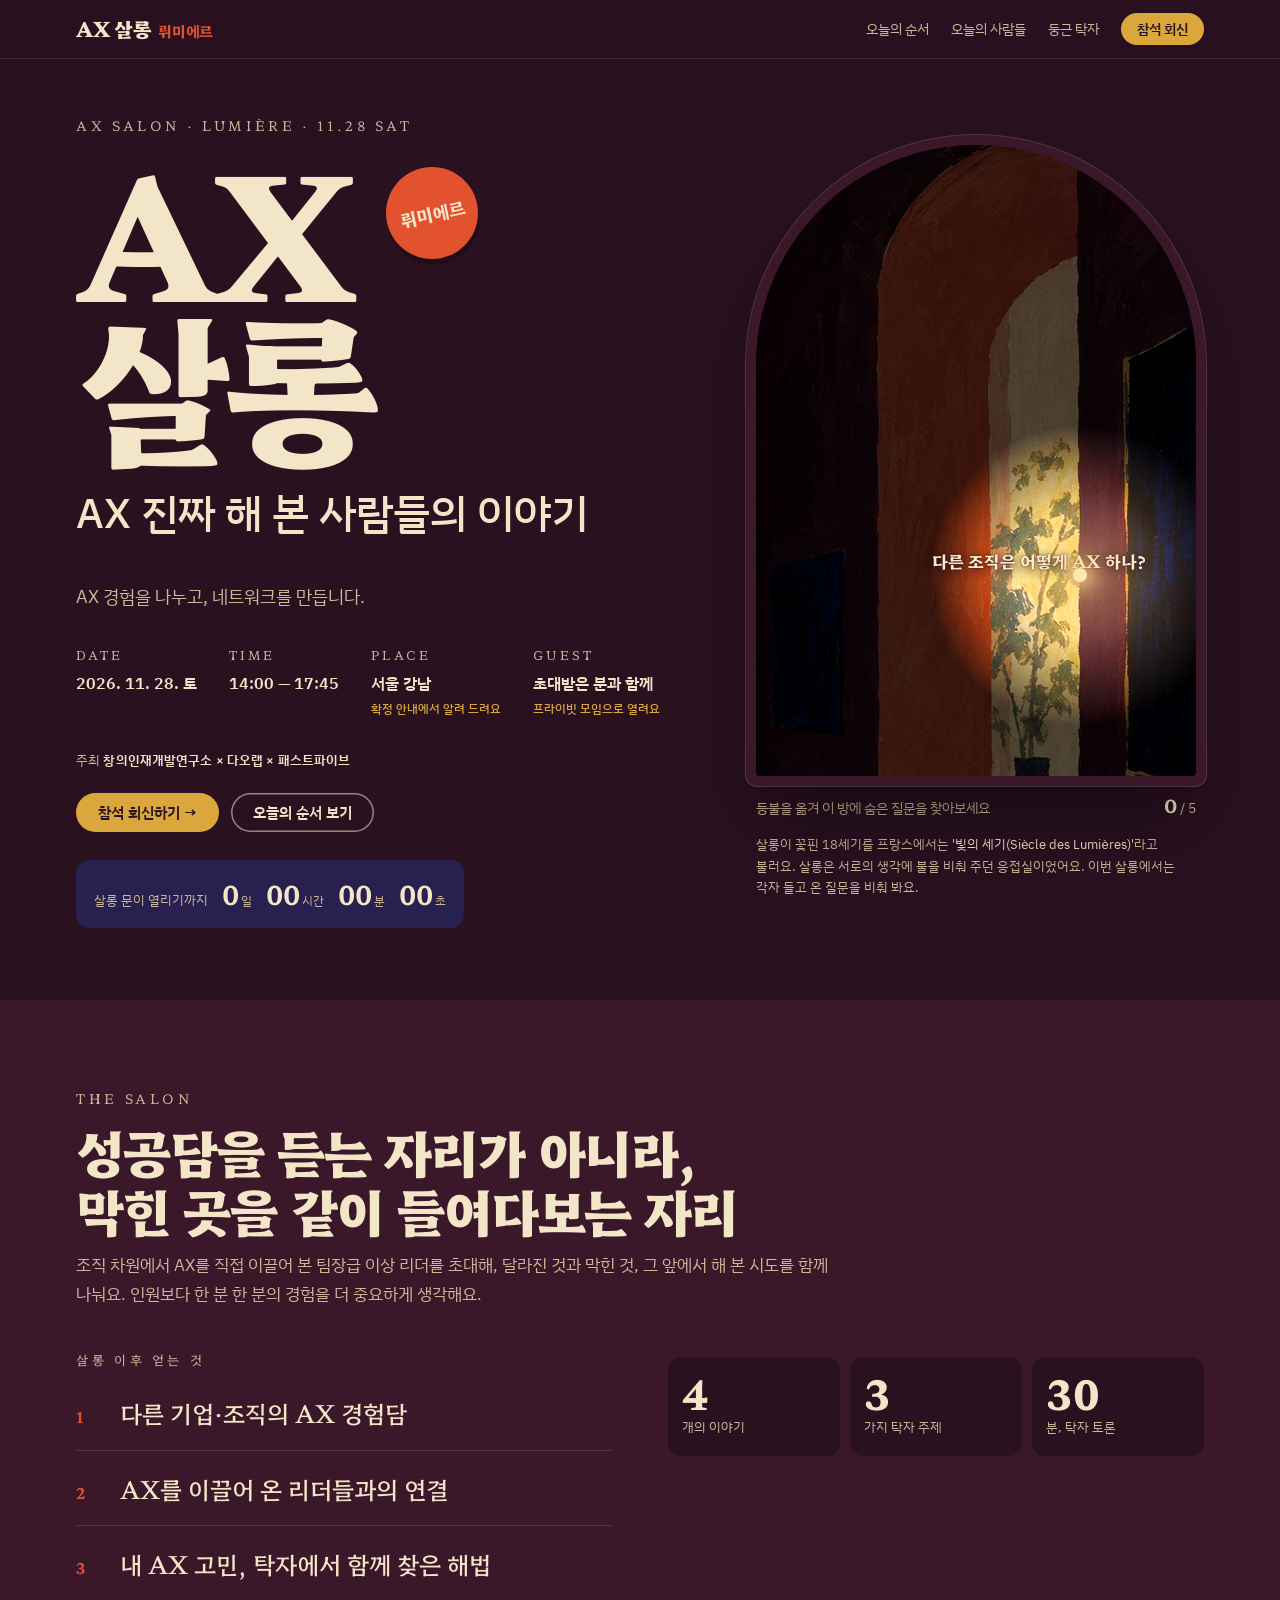
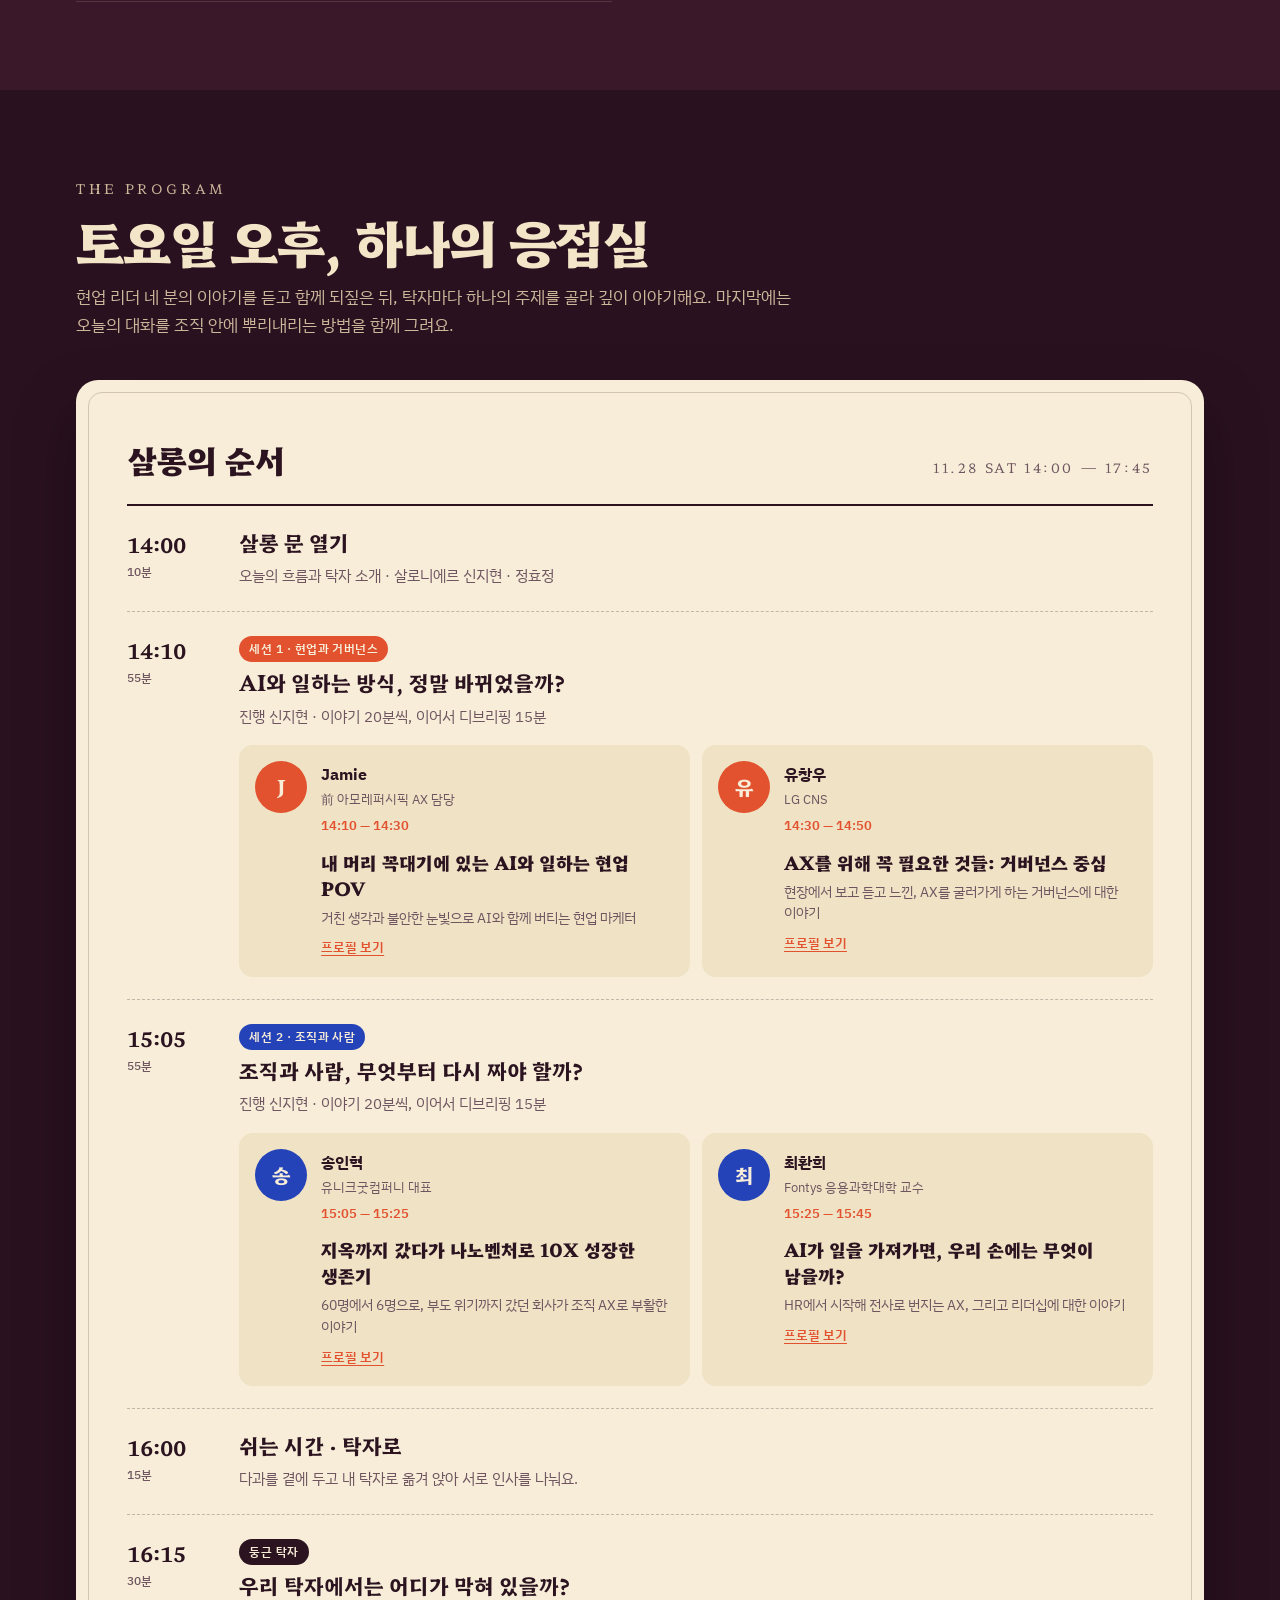
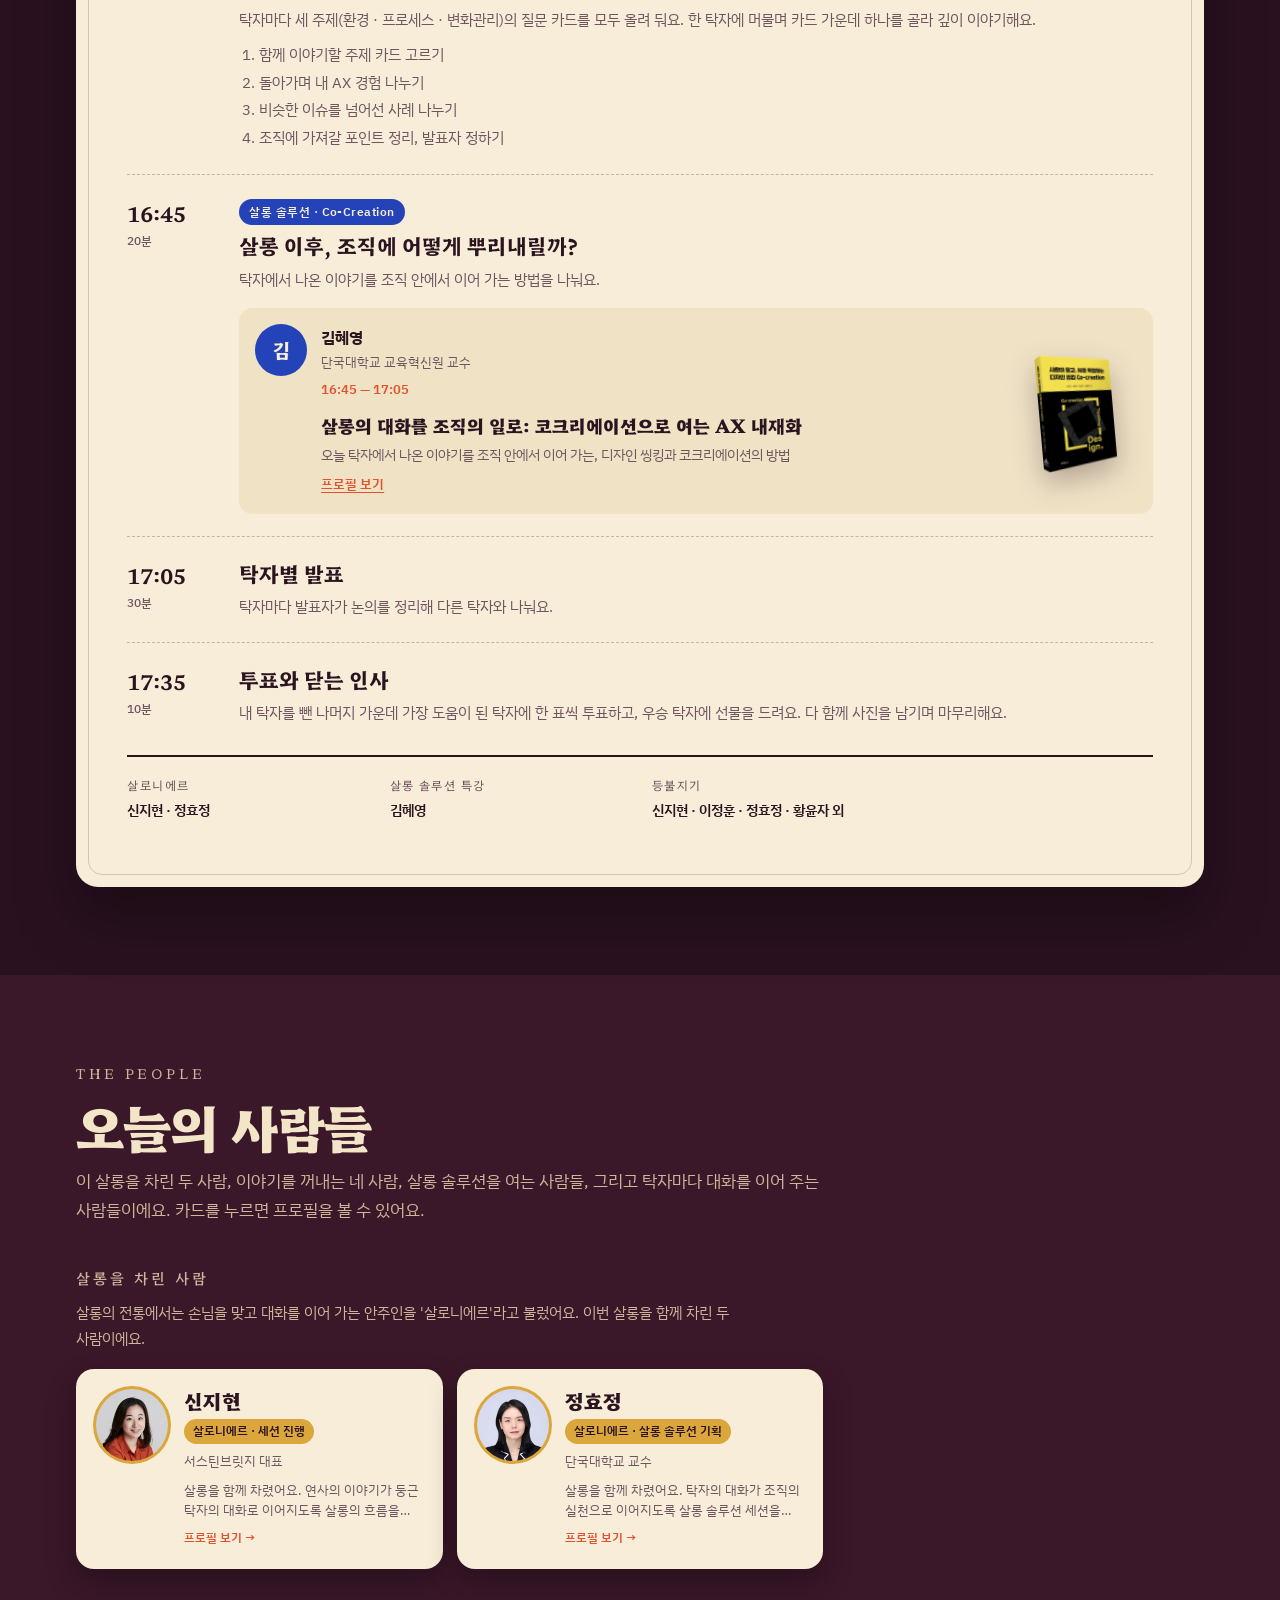
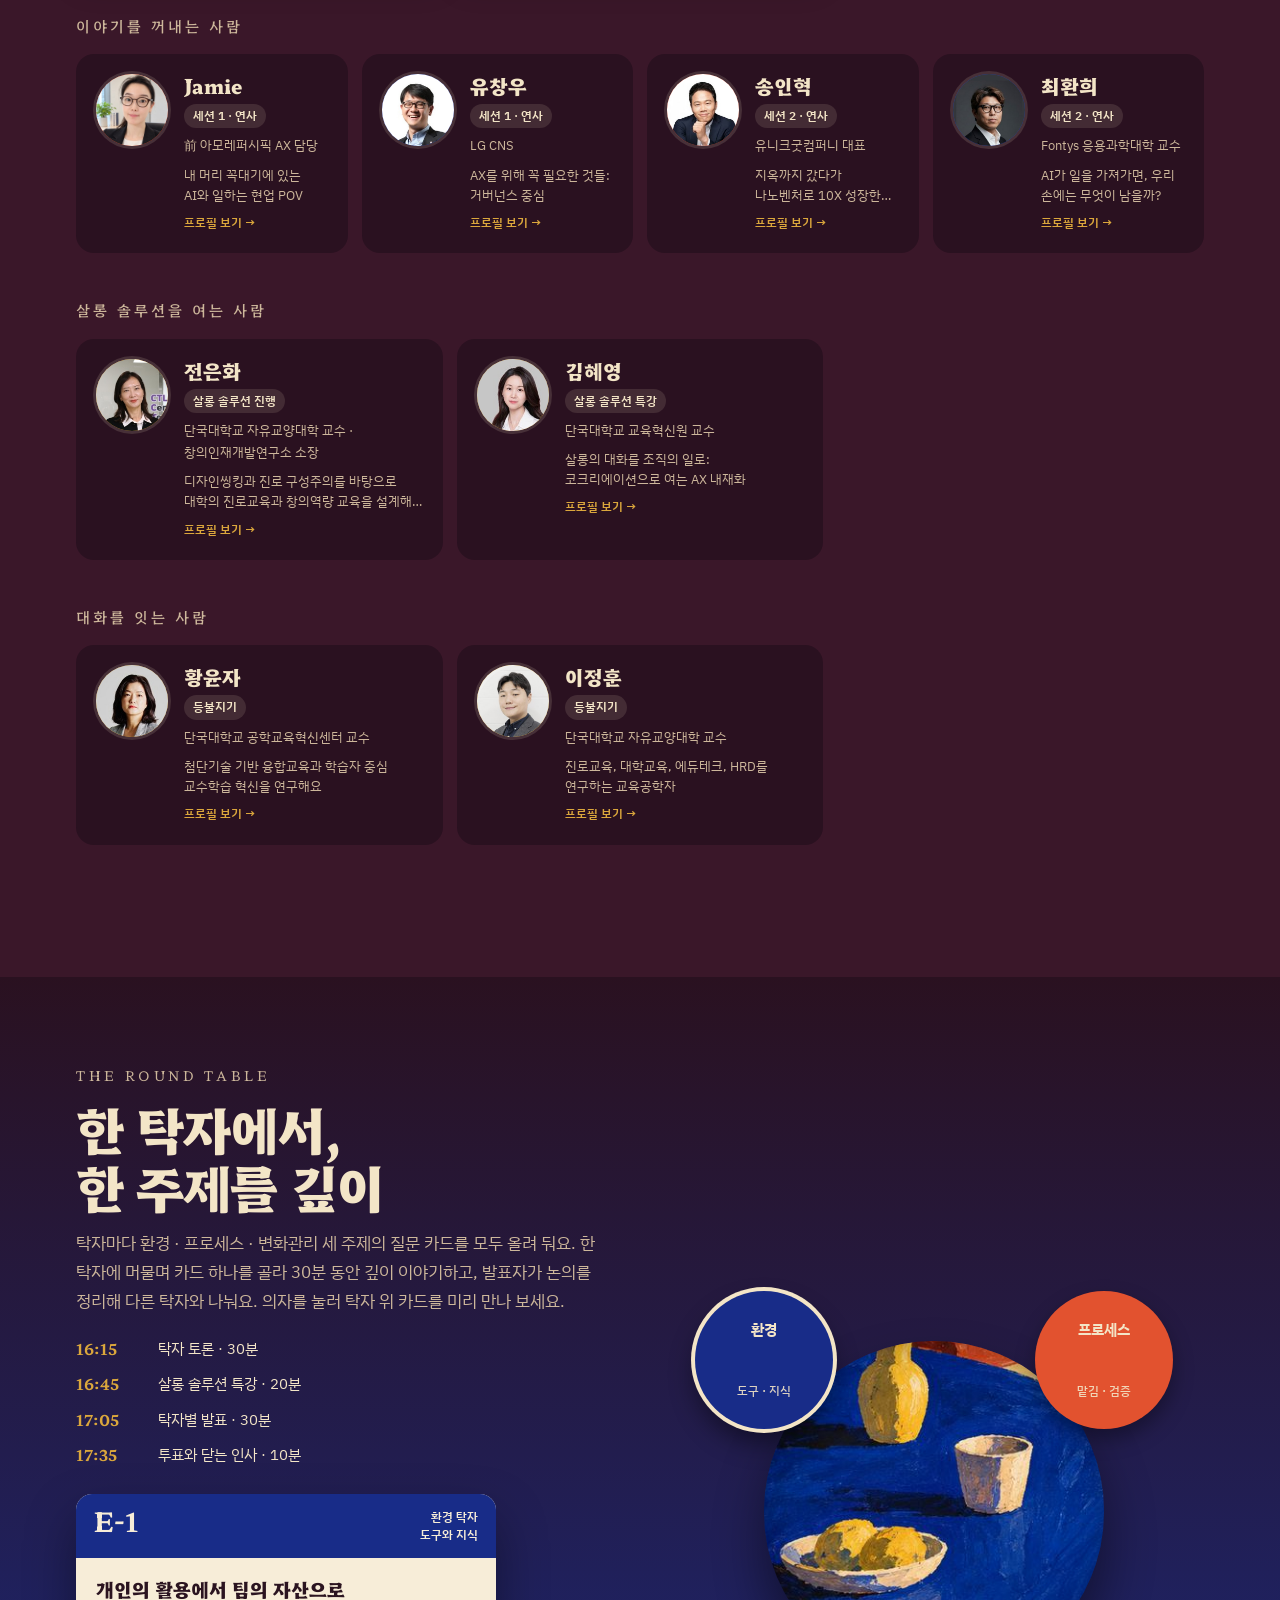
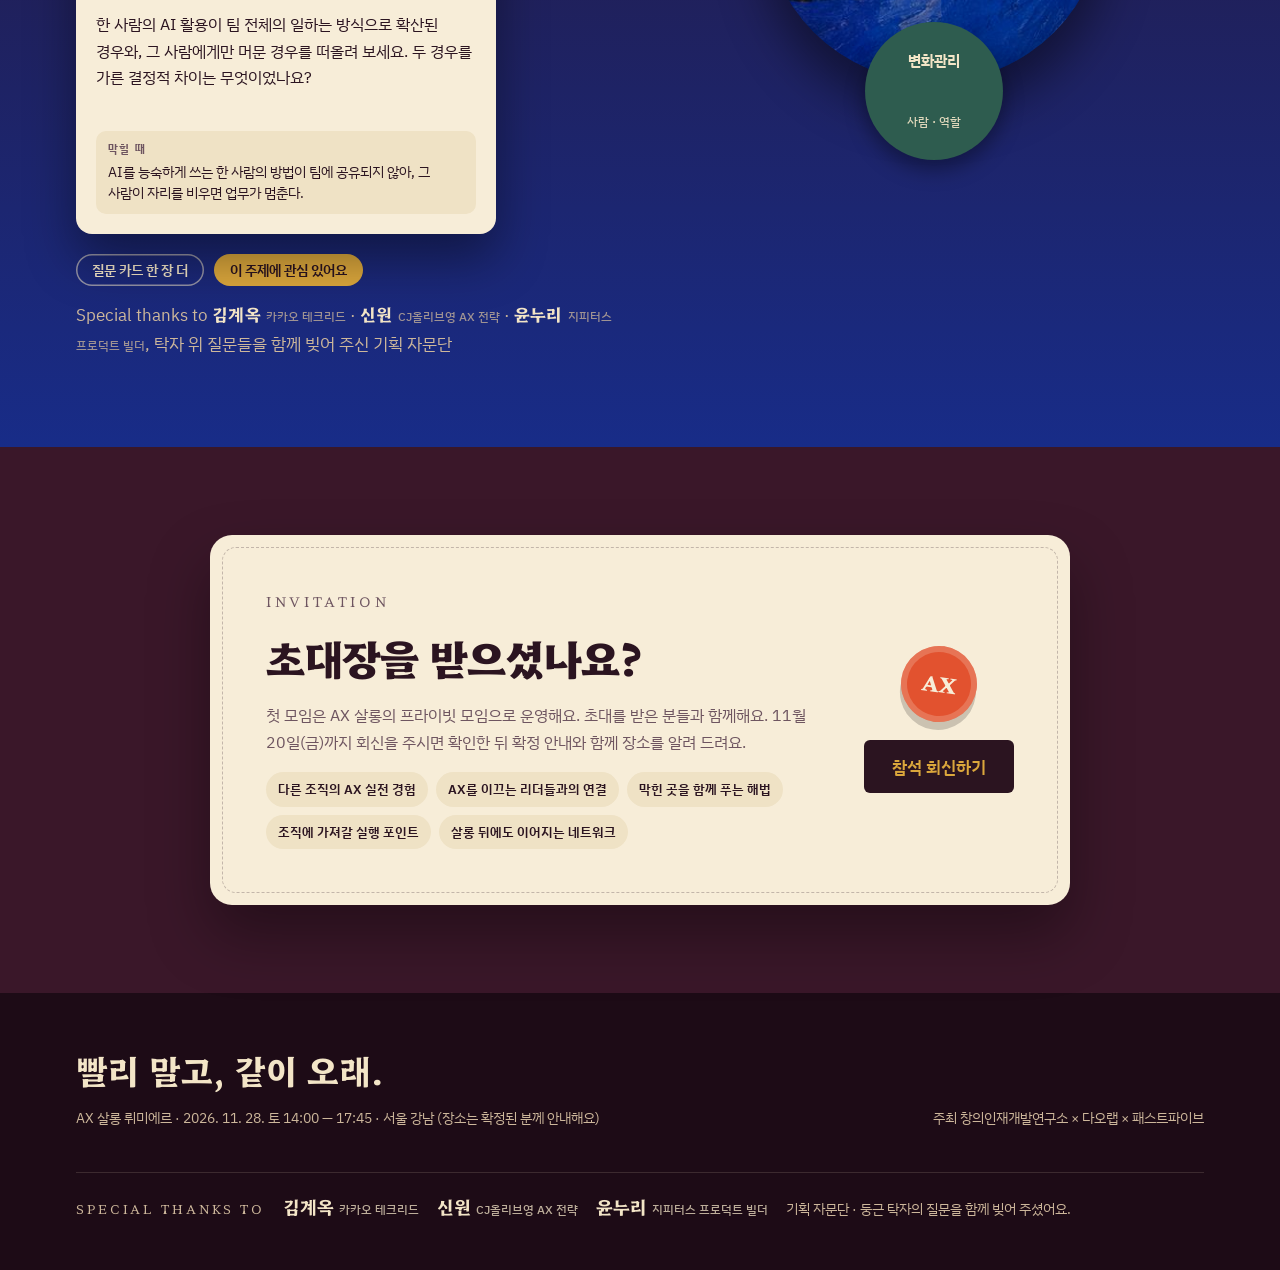
<file: b.html>
<!doctype html>
<html lang="ko"><head><meta charset="utf-8"><title>AX 살롱 뤼미에르</title>
<meta name="robots" content="noindex"><link rel="canonical" href="https://ax-salon-deep.vercel.app/">
<meta http-equiv="refresh" content="0; url=./"></head>
<body style="background:#2A1120;color:#F3E5C7;font-family:sans-serif"><p>새 주소로 옮겼어요. <a href="./" style="color:#DBA73C">AX 살롱 뤼미에르로 가기</a></p>
<script>location.replace('./' + location.hash);</script></body></html>
</file>
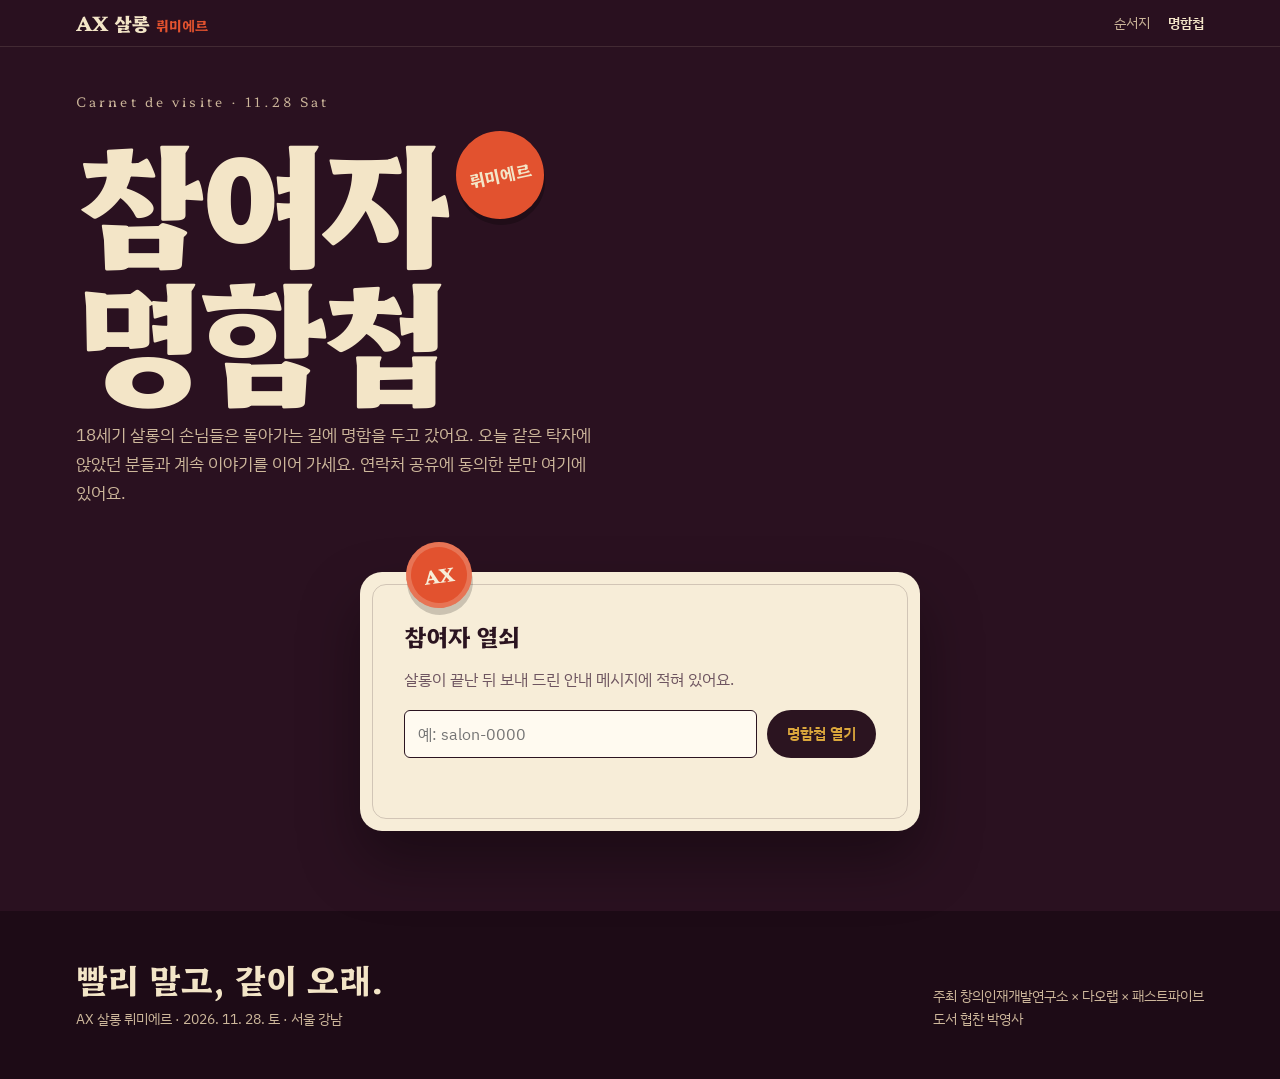
<file: directory.html>
<!doctype html>
<html lang="ko">
<head>
<meta charset="utf-8">
<meta name="viewport" content="width=device-width, initial-scale=1, viewport-fit=cover">
<meta name="robots" content="noindex, nofollow">
<title>참여자 명함첩 · AX 살롱 뤼미에르</title>
<meta name="theme-color" content="#2A1120">
<link rel="icon" href="favicon.svg">
<link rel="preconnect" href="https://fonts.googleapis.com">
<link rel="preconnect" href="https://fonts.gstatic.com" crossorigin>
<link rel="stylesheet" href="https://fonts.googleapis.com/css2?family=Hahmlet:wght@500;700;800&family=IBM+Plex+Sans+KR:wght@400;500;600;700&display=swap">
<link rel="stylesheet" href="live.css">
<style>
.gate { max-width: 560px; margin: 0 auto 80px; }
.gate p { margin: 0 0 16px; }
.gate .row { display: flex; gap: 10px; flex-wrap: wrap; }
.gate .row input { flex: 1 1 220px; }
.gate .err { color: var(--err); font-size: 14px; min-height: 1.5em; margin-top: 8px; }

.book { padding: 56px 0 90px; }
.tools { display: flex; gap: 10px 14px; flex-wrap: wrap; align-items: center; margin-bottom: 26px; }
.tools input[type=search] { flex: 1 1 240px; font: 400 16px/1.4 var(--body); padding: 11px 14px; border-radius: 999px; border: 1px solid color-mix(in srgb, var(--cream) 28%, transparent); background: var(--wall); color: var(--cream); }
.filt { display: flex; gap: 6px; flex-wrap: wrap; }
.filt button { border: 0; cursor: pointer; font: 600 14px/1 var(--body); padding: 9px 13px; border-radius: 999px; background: transparent; color: var(--cream-dim); box-shadow: inset 0 0 0 1.5px color-mix(in srgb, var(--cream) 25%, transparent); }
.filt button[aria-pressed="true"] { background: var(--cream); color: var(--ink); box-shadow: none; }
.count { color: var(--cream-dim); font-size: 14px; margin: 0 0 18px; }

/* cartes de visite */
.cards { display: grid; grid-template-columns: repeat(auto-fill, minmax(290px, 1fr)); gap: 22px; }
.carte { position: relative; background: var(--paper); color: var(--ink); border-radius: 6px; padding: 26px 26px 20px; box-shadow: 0 18px 34px rgba(0,0,0,.35); transform: rotate(var(--r, 0deg)); transition: transform .3s ease; display: grid; gap: 4px; min-height: 230px; }
.carte::before { content: ""; position: absolute; inset: 8px; border: 1px solid color-mix(in srgb, var(--ink) 20%, transparent); border-radius: 3px; pointer-events: none; }
.carte:hover, .carte:focus-within { transform: rotate(0deg) translateY(-3px); }
.carte .nm { font: 800 26px/1.15 var(--display); letter-spacing: -.01em; padding-right: 54px; }
.carte .tt { font-size: 14.5px; color: var(--ink-soft); }
.carte .rl { font: 500 15px/1.55 var(--display); margin-top: 10px; }
.carte .tags { display: flex; gap: 6px; flex-wrap: wrap; margin-top: 8px; }
.carte .tags span { font-size: 12px; font-weight: 600; padding: 3px 9px; border-radius: 999px; color: var(--paper); }
.carte .acts { display: flex; gap: 8px; flex-wrap: wrap; margin-top: auto; padding-top: 14px; position: relative; }
.carte .acts a, .carte .acts button { font: 600 13.5px/1 var(--body); padding: 8px 12px; border-radius: 999px; border: 0; cursor: pointer; text-decoration: none; color: var(--ink); box-shadow: inset 0 0 0 1.3px var(--ink); background: transparent; }
.carte .acts .save { background: var(--ink); color: var(--ochre); box-shadow: none; }
.carte .stamp { position: absolute; top: 16px; right: 16px; width: 44px; height: 44px; border-radius: 50%; background: var(--arch); color: var(--paper); display: grid; place-items: center; font: 800 13px/1 var(--display); transform: rotate(10deg); box-shadow: inset 0 0 0 3px color-mix(in srgb, var(--paper) 22%, transparent); }
.note { margin-top: 34px; font-size: 13.5px; color: var(--cream-dim); max-width: 720px; }
</style>
</head>
<body>
<header class="bar">
  <div class="wrap">
    <a class="logo" href="./">AX 살롱<em>뤼미에르</em></a>
    <nav class="nav" aria-label="현장 페이지"><a href="program.html">순서지</a><a href="directory.html" aria-current="page">명함첩</a></nav>
  </div>
</header>

<main>
  <div class="wrap hero2" style="grid-template-columns:1fr">
    <div>
      <div class="eyebrow">Carnet de visite · 11.28 Sat</div>
      <h1 class="poster"><span>참여자</span><span>명함첩</span><span class="seal" aria-hidden="true" id="seal">뤼미에르</span></h1>
      <p class="lead">18세기 살롱의 손님들은 돌아가는 길에 명함을 두고 갔어요. 오늘 같은 탁자에 앉았던 분들과 계속 이야기를 이어 가세요. 연락처 공유에 동의한 분만 여기에 있어요.</p>
    </div>
  </div>

  <div class="wrap">
    <form class="paper gate" id="gate" novalidate>
      <span class="wax" aria-hidden="true">AX</span>
      <h2 style="font-size:24px;margin-bottom:10px">참여자 열쇠</h2>
      <p class="muted">살롱이 끝난 뒤 보내 드린 안내 메시지에 적혀 있어요.</p>
      <div class="row field"><label for="pkey" class="sr">참여자 열쇠</label><input id="pkey" type="password" autocomplete="off" placeholder="예: salon-0000"><button class="btn btn-ink" type="submit">명함첩 열기</button></div>
      <div class="err" id="gate-err" role="alert"></div>
    </form>
  </div>

  <section class="band-2 book" id="book" hidden aria-label="명함 목록">
    <div class="wrap">
      <div class="tools">
        <label for="q" class="sr">이름, 회사, 맡은 일로 찾기</label>
        <input id="q" type="search" placeholder="이름, 회사, 맡은 일로 찾기">
        <div class="filt" id="filt" role="group" aria-label="관심 주제">
          <button type="button" data-f="" aria-pressed="true">모두</button>
          <button type="button" data-f="환경" aria-pressed="false">환경</button>
          <button type="button" data-f="프로세스" aria-pressed="false">프로세스</button>
          <button type="button" data-f="변화관리" aria-pressed="false">변화관리</button>
        </div>
        <button class="btn btn-primary btn-sm" type="button" id="all">모두 연락처에 저장</button>
      </div>
      <p class="count" id="count" aria-live="polite"></p>
      <div class="cards" id="cards"></div>
      <p class="note">이 명함첩은 살롱 안에서 이어지는 대화를 위한 것이에요. 영업이나 홍보 목적으로 쓰거나 다른 곳에 옮기지 말아 주세요. 내 정보를 빼고 싶으시면 주최 측에 알려 주세요.</p>
    </div>
  </section>
</main>
<footer class="motto"><div class="wrap"><div><div class="m">빨리 말고, 같이 오래.</div><div style="margin-top:8px">AX 살롱 뤼미에르 · 2026. 11. 28. 토 · 서울 강남</div></div><div>주최 창의인재개발연구소 × 다오랩 × 패스트파이브<br>도서 협찬 박영사</div></div></footer>

<script src="live.config.js"></script>
<script src="live.js"></script>
<script>
(() => {
  const { esc, $, $$, store, toast, api, demoBanner, DEMO } = window.AXL;
  demoBanner();
  const COLOR = { '환경': '#182C88', '프로세스': '#E2522F', '변화관리': '#2E5C4F' };
  let people = [], filter = '';

  const vEsc = s => String(s || '').replace(/\\/g, '\\\\').replace(/\n/g, '\\n').replace(/([,;])/g, '\\$1');
  function vcard(p) {
    return ['BEGIN:VCARD', 'VERSION:3.0', `N:${vEsc(p.name)};;;;`, `FN:${vEsc(p.name)}`, p.company ? `ORG:${vEsc(p.company)}` : '', p.title ? `TITLE:${vEsc(p.title)}` : '',
      p.phone ? `TEL;TYPE=CELL:${vEsc(p.phone)}` : '', p.email ? `EMAIL;TYPE=INTERNET:${vEsc(p.email)}` : '',
      `NOTE:${vEsc('AX 살롱 뤼미에르 2026.11.28' + (p.role ? ' · ' + p.role : ''))}`, 'END:VCARD'].filter(Boolean).join('\r\n');
  }
  function download(name, text) {
    const a = document.createElement('a');
    a.href = URL.createObjectURL(new Blob([text], { type: 'text/vcard;charset=utf-8' }));
    a.download = name; document.body.appendChild(a); a.click(); a.remove();
    setTimeout(() => URL.revokeObjectURL(a.href), 2000);
  }

  function shown() {
    const q = $('#q').value.trim().toLowerCase();
    return people.filter(p => (!filter || p.interests.includes(filter)) && (!q || [p.name, p.company, p.title, p.role].join(' ').toLowerCase().includes(q)));
  }
  function paint() {
    const list = shown();
    $('#count').textContent = list.length === people.length ? `${people.length}분의 명함이 있어요.` : `${people.length}분 가운데 ${list.length}분`;
    $('#cards').innerHTML = list.length ? list.map((p, i) => {
      const tags = p.interests.split(',').map(t => t.trim()).filter(Boolean);
      const idx = people.indexOf(p);
      return `<article class="carte" style="--r:${((i * 41) % 5 - 2) * .6}deg">
        <span class="stamp" aria-hidden="true">AX</span>
        <h3 class="nm">${esc(p.name)}</h3>
        <span class="tt">${esc([p.title, p.company].filter(Boolean).join(' · '))}</span>
        ${p.role ? `<p class="rl" style="margin:10px 0 0">${esc(p.role)}</p>` : ''}
        ${tags.length ? `<div class="tags">${tags.map(t => `<span style="background:${COLOR[t] || 'var(--ink)'}">${esc(t)}</span>`).join('')}</div>` : ''}
        <div class="acts">
          ${p.phone ? `<a href="tel:${esc(p.phone.replace(/[^0-9+]/g, ''))}">전화</a>` : ''}
          ${p.email ? `<a href="mailto:${esc(p.email)}">메일</a>` : ''}
          <button class="save" type="button" data-i="${idx}">연락처에 저장</button>
        </div>
      </article>`;
    }).join('') : '<div class="empty" style="grid-column:1/-1">찾는 분이 없어요. 검색어나 주제를 바꿔 보세요.</div>';
  }
  $('#cards').addEventListener('click', e => { const b = e.target.closest('.save'); if (!b) return; const p = people[Number(b.dataset.i)]; download(`${p.name}.vcf`, vcard(p)); toast(`${p.name} 님의 연락처 파일을 받았어요.`); });
  $('#all').addEventListener('click', () => { const list = shown(); if (!list.length) return; download('AX살롱_뤼미에르_명함첩.vcf', list.map(vcard).join('\r\n')); toast(`${list.length}분의 연락처를 한 파일로 받았어요. 열면 연락처 앱에 저장돼요.`); });
  $('#q').addEventListener('input', paint);
  $('#filt').addEventListener('click', e => { const b = e.target.closest('button'); if (!b) return; filter = b.dataset.f; $$('#filt button').forEach(x => x.setAttribute('aria-pressed', String(x === b))); paint(); });

  async function open(key) {
    const btn = $('#gate button'); btn.disabled = true; $('#gate-err').textContent = '';
    try {
      const r = await api.directory(key);
      people = (r.people || []).map(p => Object.assign({ interests: '' }, p));
      store.set('axl-pkey', key);
      $('#gate').hidden = true; $('#book').hidden = false;
      $('#seal').textContent = `${people.length}인`;
      paint();
    } catch (e) { $('#gate-err').textContent = e.message; }
    finally { btn.disabled = false; }
  }
  $('#gate').addEventListener('submit', e => { e.preventDefault(); const k = $('#pkey').value.trim(); if (!k) { $('#gate-err').textContent = '참여자 열쇠를 넣어 주세요.'; return; } open(k); });
  const saved = store.get('axl-pkey') || new URLSearchParams(location.hash.slice(1)).get('key');
  if (saved) { $('#pkey').value = saved; open(saved); }
  else if (DEMO) $('#pkey').value = 'demo';
})();
</script>
</body>
</html>
</file>
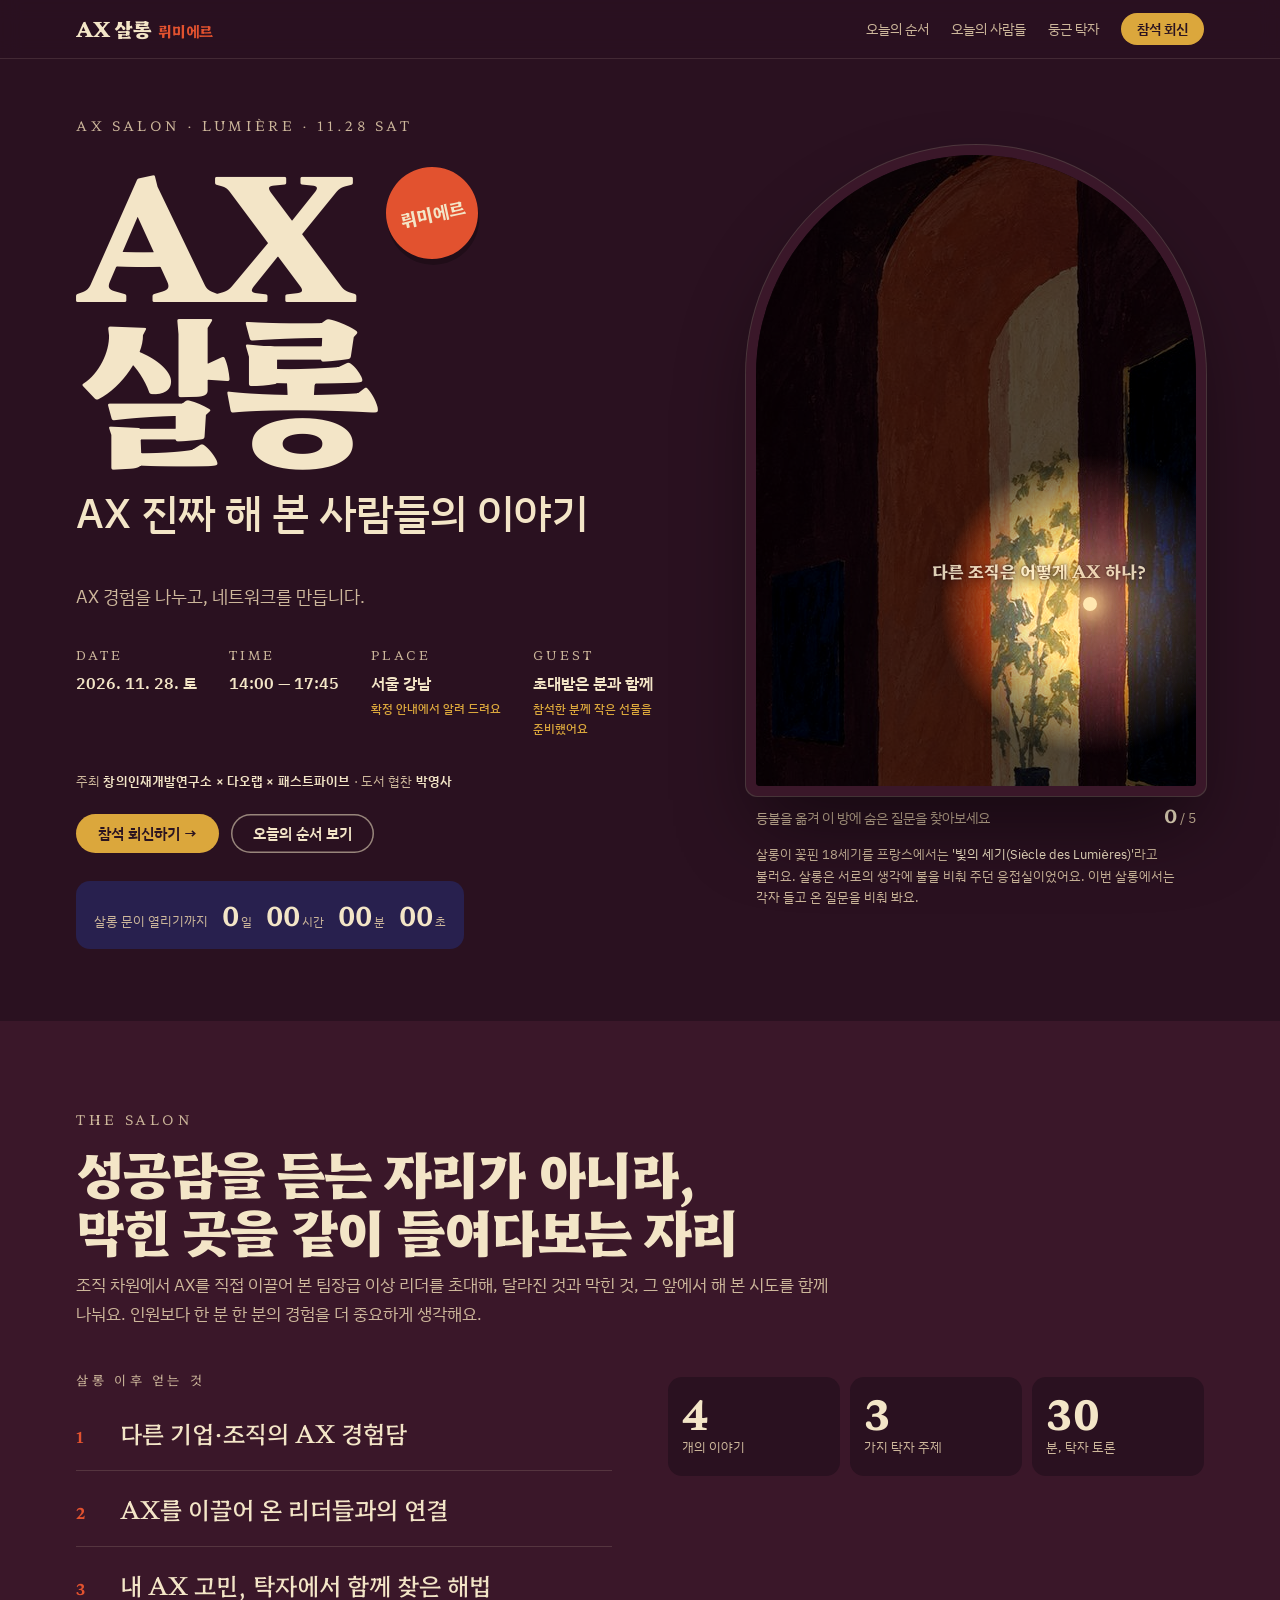
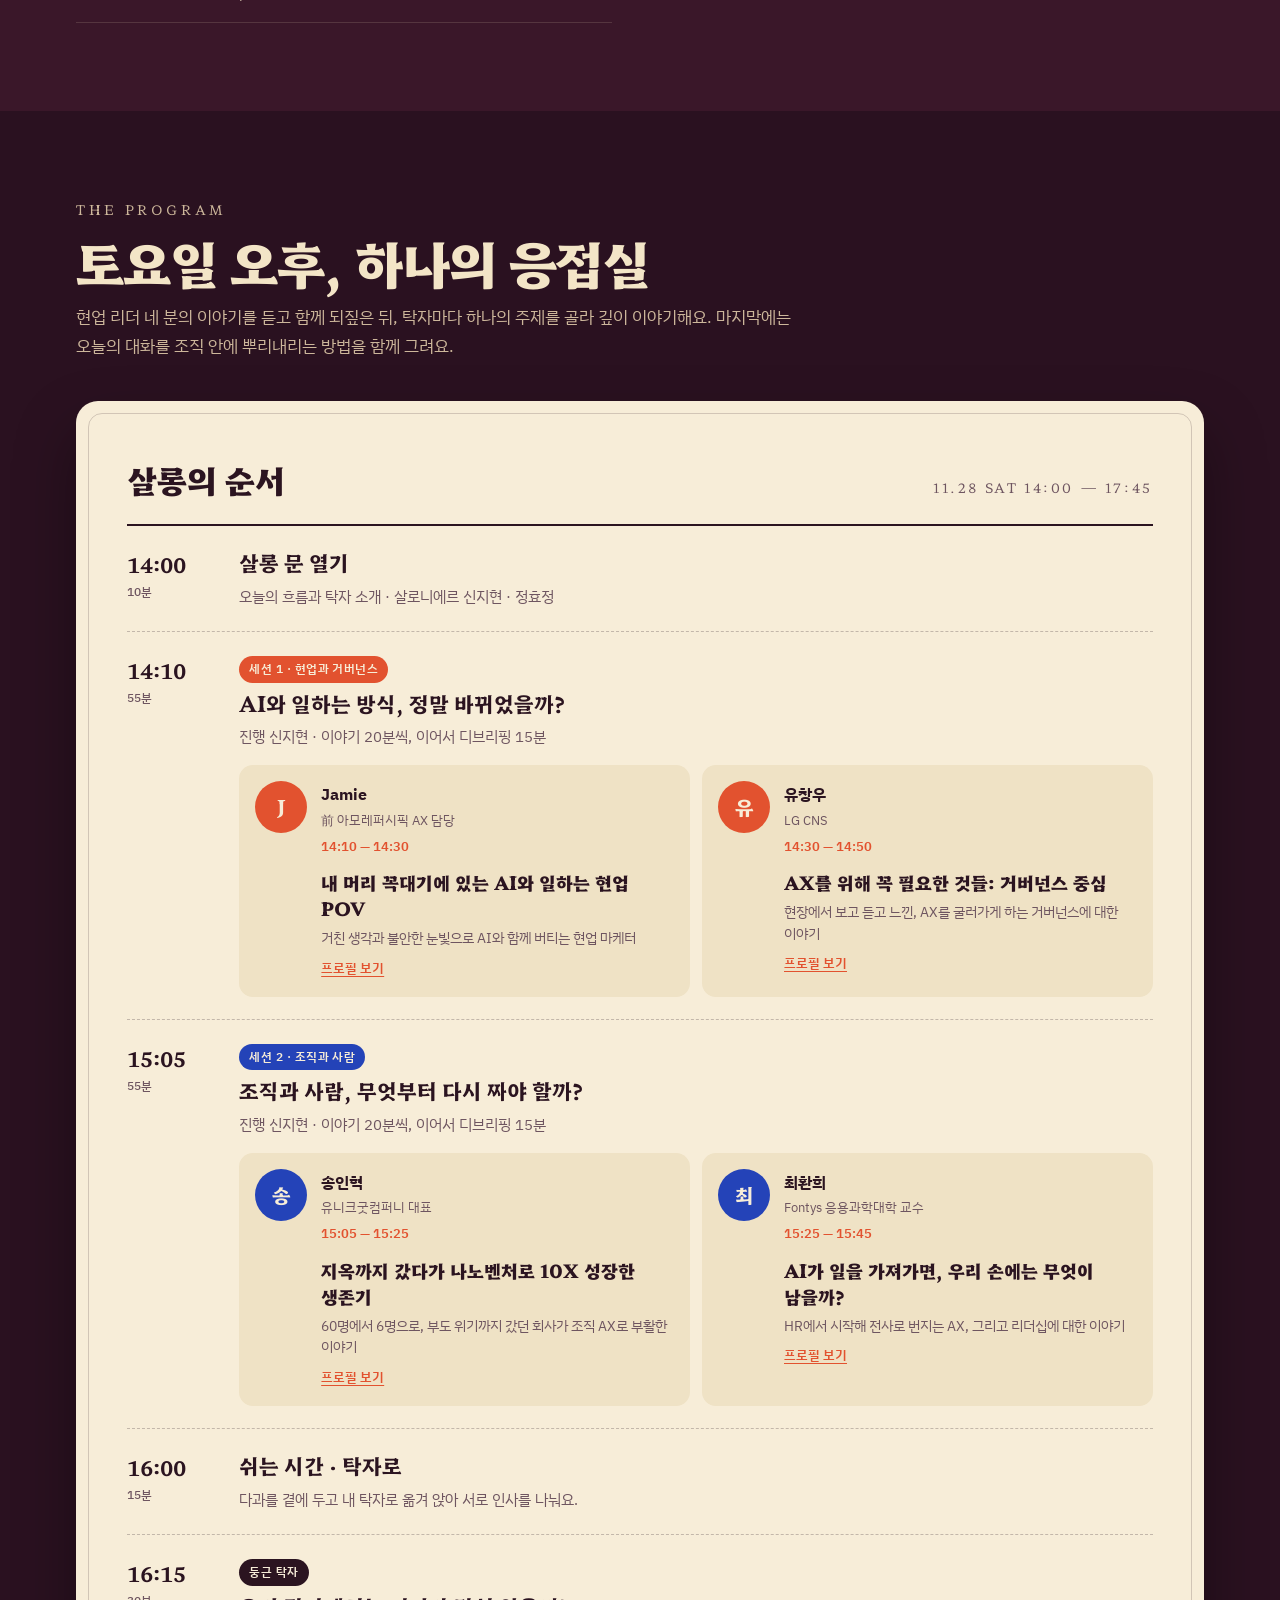
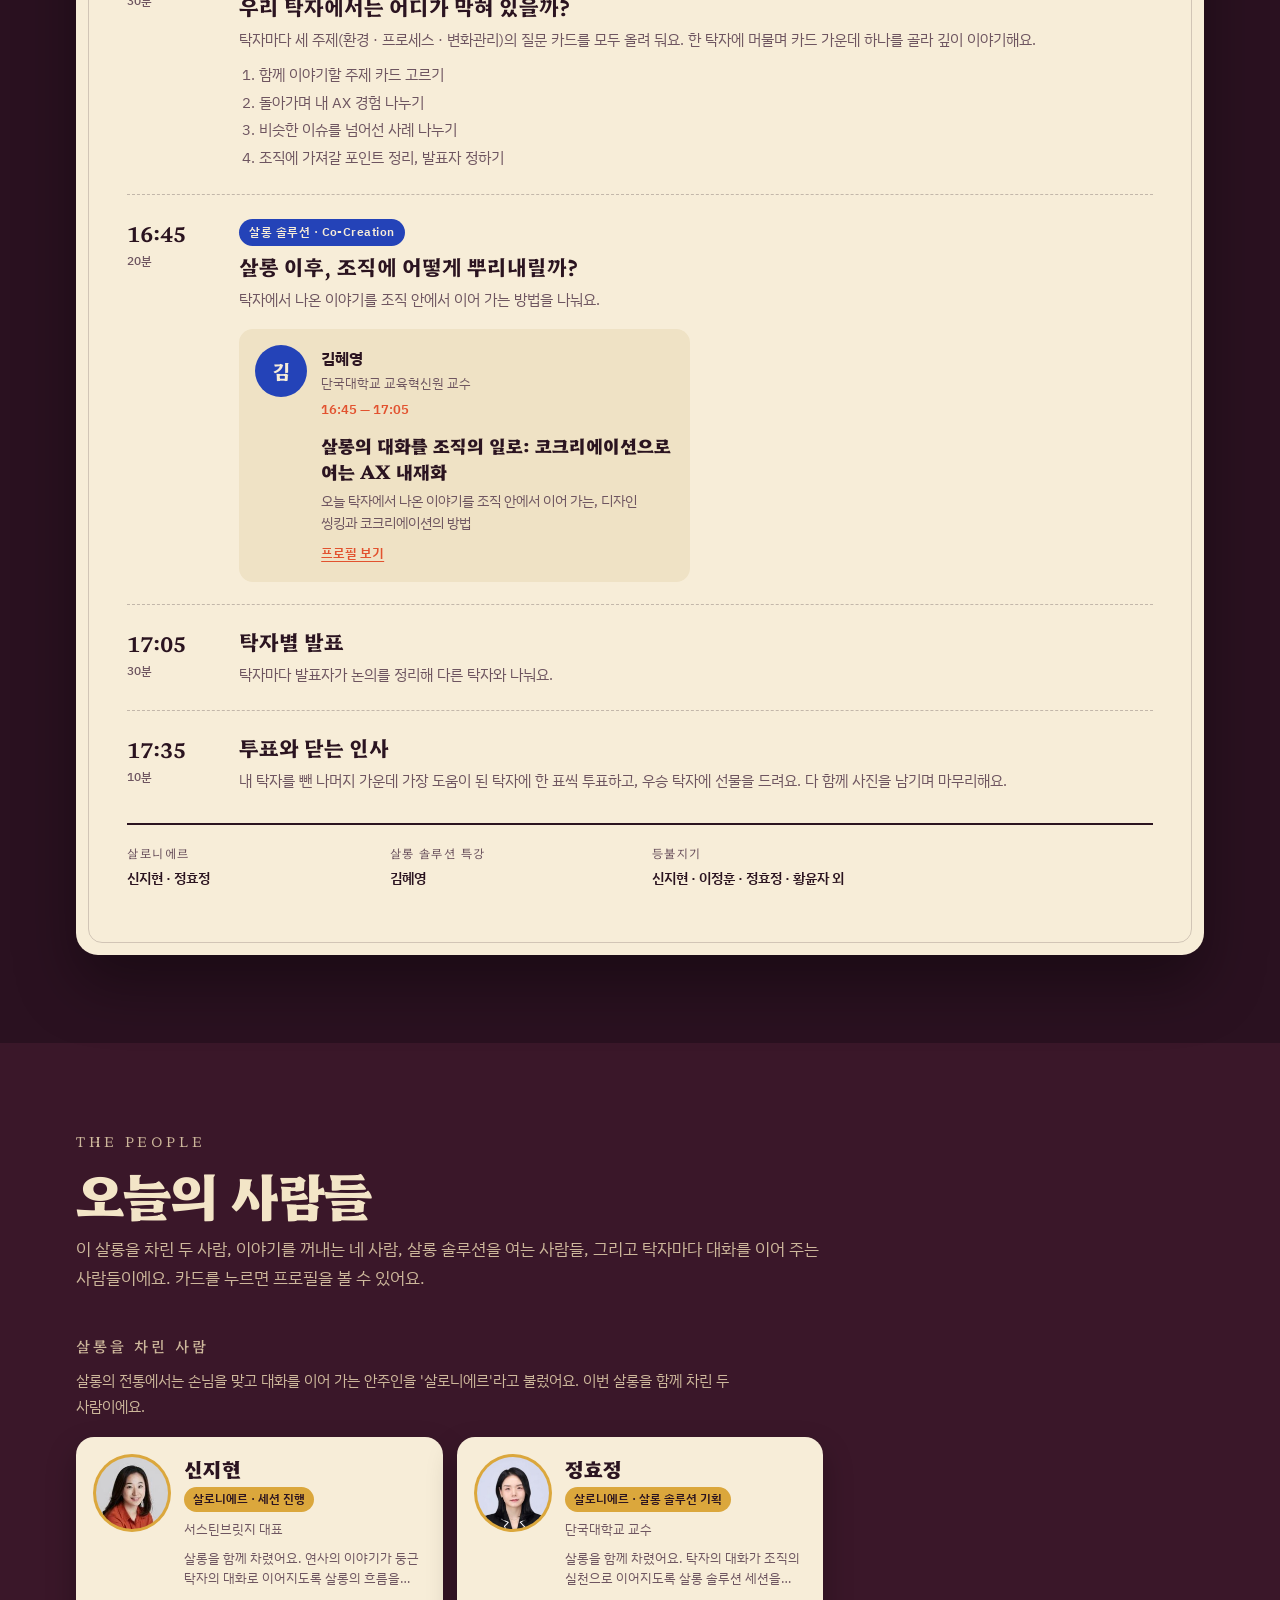
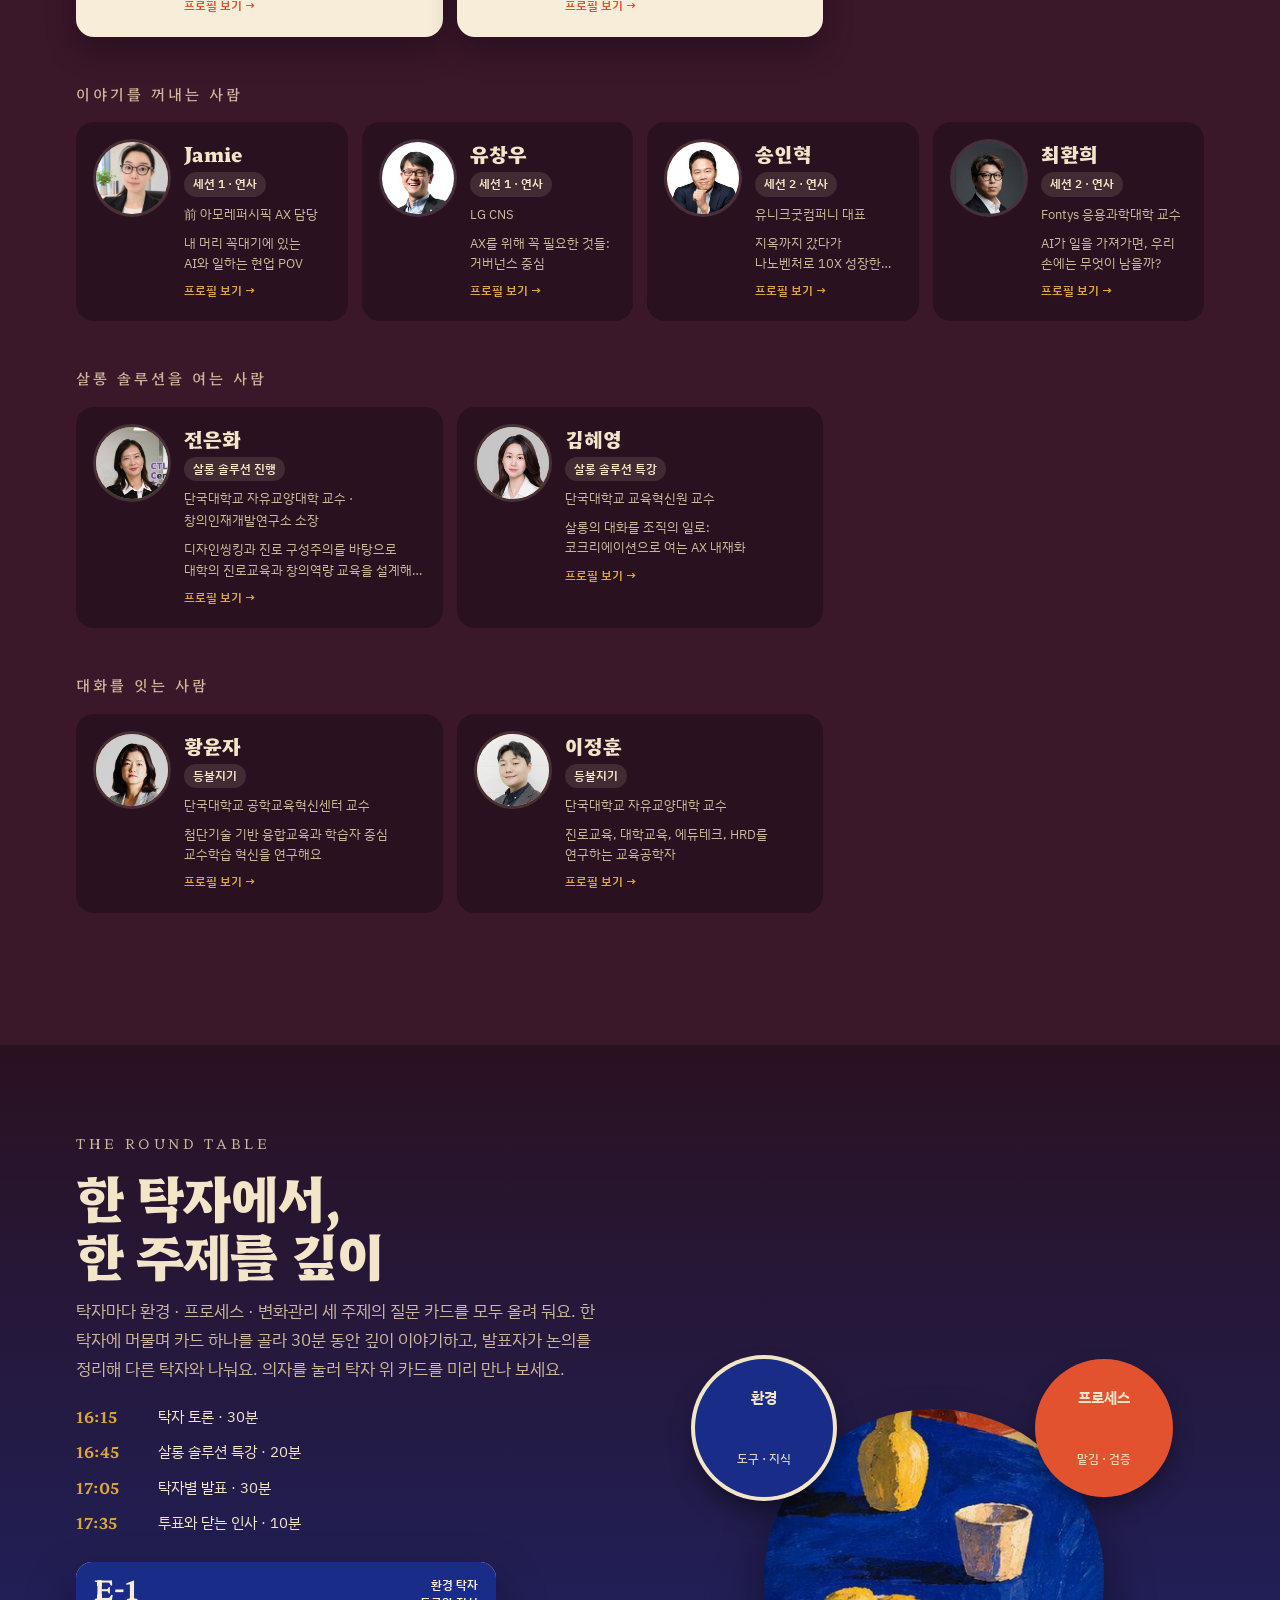
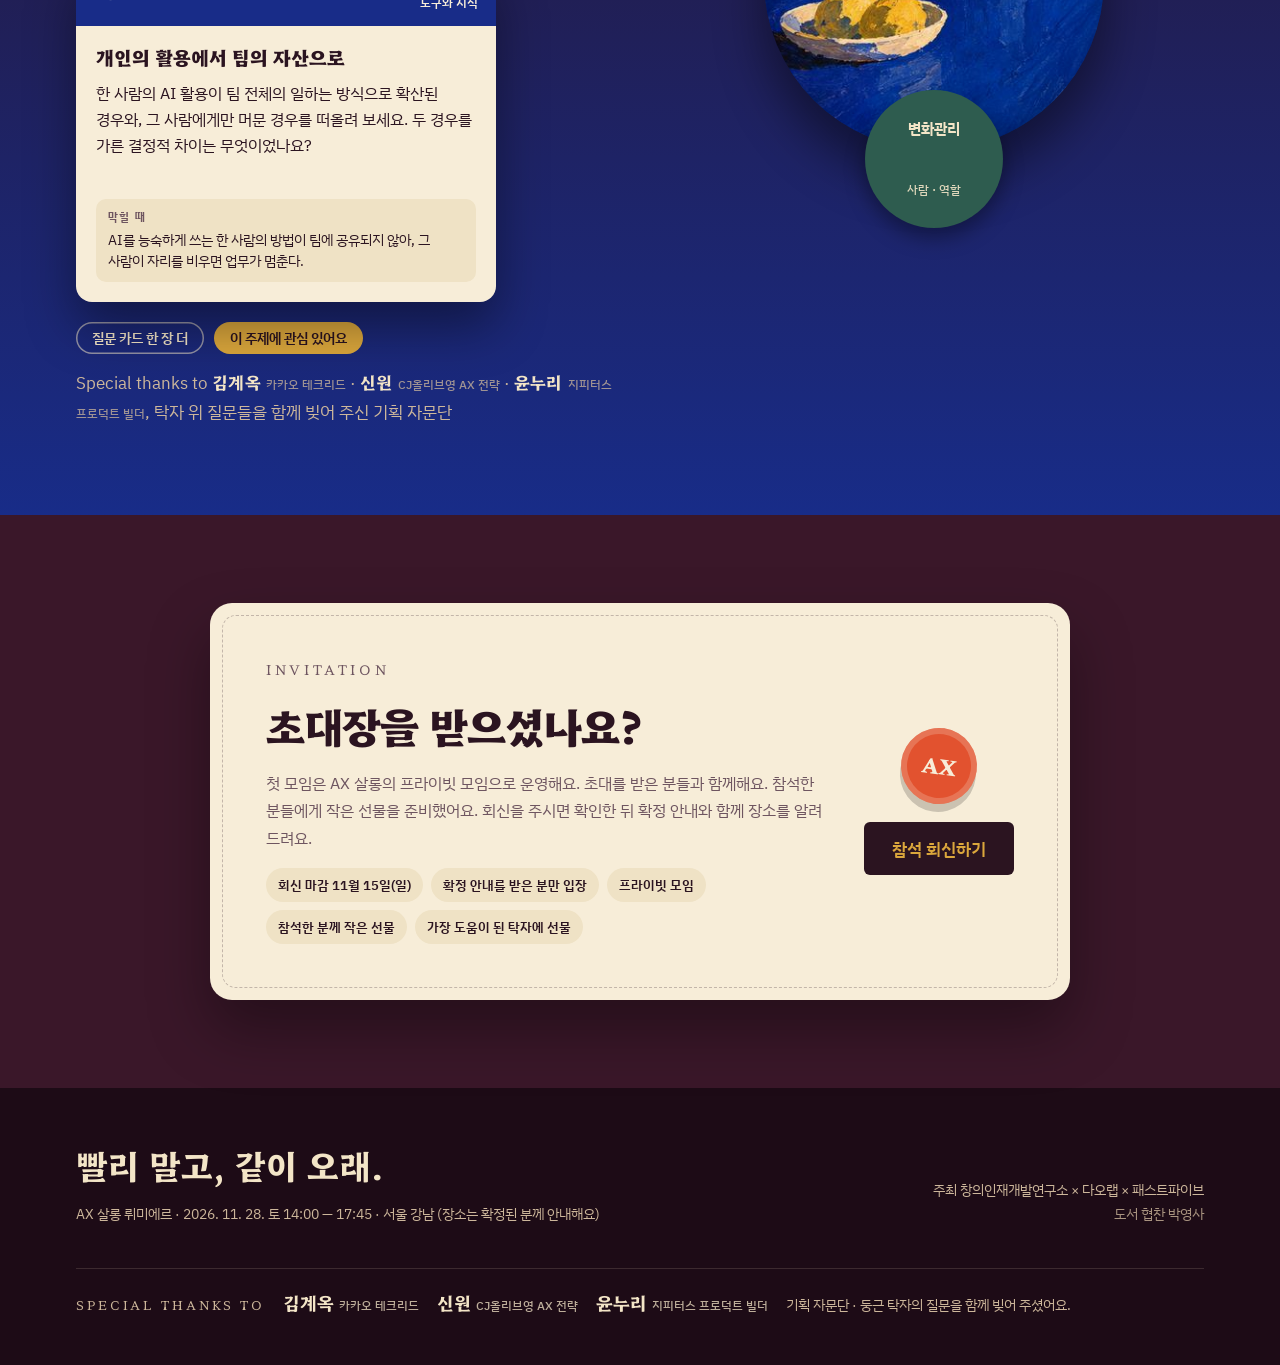
<file: index_3.html>
<!doctype html>
<html lang="ko">
<head>
<meta charset="utf-8">
<meta name="viewport" content="width=device-width, initial-scale=1, viewport-fit=cover">
<title>AX 살롱 뤼미에르 · AX 진짜 해 본 사람들의 이야기</title>
<meta name="description" content="11월 28일(토) 14:00–17:45, 서울 강남. 조직에서 AX를 이끌어 본 팀장급 이상 리더를 모시는 초청 살롱. 네 개의 이야기, 탁자 토론, 살롱 솔루션 특강. 초대받은 분들과 함께하는 프라이빗 모임.">
<meta name="theme-color" content="#2A1120">
<link rel="icon" href="favicon.svg" type="image/svg+xml">
<link rel="canonical" href="https://ax-salon-deep.vercel.app/">
<meta property="og:type" content="website">
<meta property="og:locale" content="ko_KR">
<meta property="og:site_name" content="AX 살롱">
<meta property="og:title" content="AX 살롱 뤼미에르 · AX 진짜 해 본 사람들의 이야기">
<meta property="og:description" content="11월 28일(토) 14:00–17:45, 서울 강남. 조직에서 AX를 이끌어 본 팀장급 이상 리더를 모시는 초청 살롱. 네 개의 이야기, 탁자 토론, 살롱 솔루션 특강. 초대받은 분들과 함께하는 프라이빗 모임.">
<meta property="og:url" content="https://ax-salon-deep.vercel.app/">
<meta property="og:image" content="https://ax-salon-deep.vercel.app/og-lumiere.jpg">
<meta property="og:image:width" content="1200">
<meta property="og:image:height" content="630">
<meta name="twitter:card" content="summary_large_image">
<link rel="preconnect" href="https://fonts.googleapis.com">
<link rel="preconnect" href="https://fonts.gstatic.com" crossorigin>
<link rel="stylesheet" href="https://fonts.googleapis.com/css2?family=Hahmlet:wght@400;500;700;800;900&family=IBM+Plex+Sans+KR:wght@400;500;600;700&display=swap">
<style>
/* Layout: 응접실 한 바퀴 — 문 앞(등불로 숨은 질문 찾기) → 살롱의 약속 → 오후의 순서(종이 메뉴 카드) → 둥근 탁자(질문 카드 뽑기) → 초대장(팝업 신청서) */
:root {
  color-scheme: dark;
  --wall: #2A1120;        /* 포스터의 자두색 벽 */
  --wall-2: #3A1729;
  --wall-3: #4C1F35;
  --arch: #E2522F;        /* 아치의 주홍 */
  --table: #2443B8;       /* 둥근 탁자의 코발트 */
  --table-deep: #182C88;
  --ochre: #DBA73C;       /* 화병과 꽃 */
  --cream: #F3E5C7;       /* 포스터 타이포 */
  --cream-dim: #CDB79B;
  --paper: #F7EDD8;
  --paper-2: #EFE2C5;
  --ink: #2B1420;
  --ink-soft: #6E5560;
  --err: #B83A22;
  --display: 'Hahmlet', 'Noto Serif KR', 'Nanum Myeongjo', serif;
  --body: 'IBM Plex Sans KR', 'Noto Sans KR', 'Apple SD Gothic Neo', sans-serif;
}
* { box-sizing: border-box; }
[hidden] { display: none !important; }
html { scroll-behavior: smooth; }
@media (prefers-reduced-motion: reduce) { html { scroll-behavior: auto; } *, *::before, *::after { animation: none !important; transition: none !important; } }
body { margin: 0; background: var(--wall); color: var(--cream); font-family: var(--body); font-size: 16px; line-height: 1.7; word-break: keep-all; overflow-x: hidden; }
body.locked { overflow: hidden; }
body::before { content: ""; position: fixed; inset: 0 0 auto; height: env(safe-area-inset-top, 0px); z-index: 30; background: var(--wall); }
a { color: inherit; }
.wrap { max-width: 1160px; margin: 0 auto; padding-left: max(16px, env(safe-area-inset-left, 0px)); padding-right: max(16px, env(safe-area-inset-right, 0px)); }
h1, h2, h3 { font-family: var(--display); text-wrap: balance; margin: 0; }
.eyebrow { font-family: var(--display); font-size: 13px; letter-spacing: .28em; text-transform: uppercase; color: var(--cream-dim); }
:focus-visible { outline: 2px solid var(--ochre); outline-offset: 3px; }

/* ---------- header ---------- */
.bar { position: sticky; top: env(safe-area-inset-top, 0px); z-index: 20; background: color-mix(in srgb, var(--wall) 88%, transparent); backdrop-filter: blur(10px); border-bottom: 1px solid color-mix(in srgb, var(--cream) 12%, transparent); }
.bar .wrap { display: flex; align-items: center; justify-content: space-between; gap: 16px; padding-block: 12px; }
.logo { font-family: var(--display); font-weight: 800; font-size: 20px; letter-spacing: -.01em; text-decoration: none; }
.logo em { font-style: normal; color: var(--arch); margin-left: 6px; font-weight: 700; font-size: 15px; }
.nav { display: flex; gap: 22px; align-items: center; font-size: 14px; }
.nav a { text-decoration: none; color: var(--cream-dim); }
.nav a:hover { color: var(--cream); }
@media (max-width: 720px) { .nav a { display: none; } }
.btn { display: inline-flex; align-items: center; gap: 8px; border: 0; border-radius: 999px; padding: 12px 22px; font: 600 15px/1 var(--body); cursor: pointer; text-decoration: none; transition: transform .2s ease, background .2s ease; }
.btn-primary { background: var(--ochre); color: var(--ink); }
.btn-primary:hover { transform: translateY(-2px); background: #E8B54A; }
.btn-ghost { background: transparent; color: var(--cream); box-shadow: inset 0 0 0 1.5px color-mix(in srgb, var(--cream) 55%, transparent); }
.btn-ghost:hover { box-shadow: inset 0 0 0 1.5px var(--cream); }
.btn-sm { padding: 9px 16px; font-size: 14px; }

/* ---------- hero ---------- */
.hero { position: relative; padding-block: 56px 72px; overflow: hidden; }
.hero .wrap { display: grid; grid-template-columns: 1.15fr .85fr; gap: 56px; align-items: center; }
@media (max-width: 900px) { .hero .wrap { grid-template-columns: 1fr; gap: 40px; } }
.hero-copy { min-width: 0; }
.title { font-weight: 800; font-size: clamp(76px, 13vw, 168px); line-height: .9; letter-spacing: -.035em; color: var(--cream); margin-top: 18px; position: relative; display: inline-block; }
.title .ko { display: block; }
.seal { position: absolute; left: calc(100% + 12px); top: 12px; width: clamp(64px, 8vw, 92px); aspect-ratio: 1; border-radius: 50%; background: var(--arch); color: var(--cream); display: grid; place-items: center; font: 700 clamp(17px, 2vw, 22px)/1 var(--display); transform: rotate(-12deg); box-shadow: 0 6px 0 rgba(0,0,0,.25); }
.seal-long { font-size: clamp(13px, 1.6vw, 18px); letter-spacing: -.04em; }
.q { font-weight: 500; font-size: clamp(26px, 3.6vw, 42px); line-height: 1.25; margin-top: 26px; color: var(--cream); }
.motto { font-size: 18px; color: var(--cream-dim); margin-top: 8px; }
.facts { display: grid; grid-template-columns: repeat(4, auto); gap: 10px 32px; margin: 34px 0 30px; padding: 0; justify-content: start; }
.facts div { min-width: 0; }
.facts dt { font-family: var(--display); font-size: 12px; letter-spacing: .24em; color: var(--cream-dim); }
.facts dd { margin: 4px 0 0; font-size: 16px; font-weight: 600; font-variant-numeric: tabular-nums; }
.facts dd small { display: block; font-size: 12px; font-weight: 500; color: var(--ochre); margin-top: 2px; }
@media (max-width: 560px) { .facts { grid-template-columns: 1fr 1fr; } }
.cta-row { display: flex; flex-wrap: wrap; gap: 12px; align-items: center; }
.countdown { margin-top: 28px; display: inline-flex; align-items: baseline; gap: 14px; flex-wrap: wrap; padding: 12px 18px; border-radius: 14px; background: color-mix(in srgb, var(--table) 30%, var(--wall)); font-variant-numeric: tabular-nums; }
.countdown .lbl { font-size: 13px; color: var(--cream-dim); }
.countdown b { font-family: var(--display); font-size: 26px; font-weight: 700; }
.countdown small { font-size: 12px; color: var(--cream-dim); margin-left: 2px; }
@media (max-width: 560px) { .countdown { gap: 10px; padding: 10px 14px; } .countdown b { font-size: 21px; } .countdown .lbl { width: 100%; } }

/* the lamp: a dim drawing room, a warm circle of light, questions hidden on the walls */
.lampwrap { justify-self: center; width: min(100%, 440px); display: grid; gap: 14px; }
.arch { --mx: 50%; --my: 30%; --r: 150px; position: relative; width: 100%; aspect-ratio: 3 / 4.3; border-radius: 999px 999px 18px 18px; overflow: hidden; background: #140810; box-shadow: 0 0 0 10px var(--wall-2), 0 0 0 11px color-mix(in srgb, var(--cream) 18%, transparent), 0 40px 80px rgba(0,0,0,.45); isolation: isolate; cursor: none; touch-action: pan-y; }
.arch img { position: absolute; inset: 0; width: 100%; height: 100%; object-fit: cover; object-position: 50% 0%; display: block; }
.arch .dim { filter: brightness(.34) saturate(.65) contrast(1.05); }
.arch .lit { filter: brightness(1.12) saturate(1.15); -webkit-mask-image: radial-gradient(circle var(--r) at var(--mx) var(--my), #000 0%, #000 42%, transparent 100%); mask-image: radial-gradient(circle var(--r) at var(--mx) var(--my), #000 0%, #000 42%, transparent 100%); }
.arch .glow { position: absolute; inset: 0; pointer-events: none; mix-blend-mode: screen; background: radial-gradient(circle calc(var(--r) * 1.4) at var(--mx) var(--my), rgba(255,206,130,.42), rgba(255,170,90,.14) 45%, transparent 72%); }
.arch .flame { position: absolute; left: var(--mx); top: var(--my); width: 14px; height: 14px; margin: -7px 0 0 -7px; border-radius: 50%; background: #FFE7B0; box-shadow: 0 0 18px 8px rgba(255,214,140,.75), 0 0 60px 24px rgba(255,170,80,.35); pointer-events: none; }
.sq { position: absolute; max-width: 58%; font: 700 clamp(14px, 1.45vw, 17px)/1.4 var(--display); color: #FFF3D6; text-shadow: 0 2px 12px rgba(30,6,16,.95), 0 0 2px rgba(30,6,16,.9); opacity: 0; pointer-events: none; transition: opacity .15s linear; }
.sq.found::after { content: " ✓"; color: var(--ochre); }
.lamp-hint { margin: 0; display: flex; justify-content: space-between; gap: 12px; align-items: baseline; font-size: 14px; color: var(--cream-dim); }
.lamp-hint b { color: var(--cream); font-family: var(--display); font-size: 18px; }
.lamp-hint > span:last-child { white-space: nowrap; flex: none; }
.lamp-note { margin: 0; font-size: 13px; line-height: 1.65; color: var(--cream-dim); }
.lamp-note i { font-style: normal; color: var(--cream); }

/* ---------- section scaffolding ---------- */
section.band { padding-block: 88px; }
.band-head { display: grid; gap: 12px; margin-bottom: 40px; max-width: 760px; }
.band-head h2 { font-size: clamp(32px, 4.4vw, 52px); font-weight: 800; letter-spacing: -.02em; line-height: 1.12; }
.band-head p { margin: 0; color: var(--cream-dim); font-size: 17px; }

/* ---------- promise ---------- */
.promise { background: var(--wall-2); }
.promise-grid { display: grid; grid-template-columns: 1fr 1fr; gap: 56px; align-items: start; }
@media (max-width: 900px) { .promise-grid { grid-template-columns: 1fr; gap: 40px; } }
.vows { list-style: none; margin: 0; padding: 0; display: grid; gap: 2px; }
.vows li { display: grid; grid-template-columns: 44px 1fr; align-items: baseline; padding: 16px 0; border-bottom: 1px solid color-mix(in srgb, var(--cream) 14%, transparent); font-family: var(--display); font-size: clamp(19px, 2.2vw, 24px); font-weight: 500; }
.vows li span { font-size: 15px; color: var(--arch); font-weight: 700; }
.who { display: grid; gap: 20px; }
.who p { margin: 0; font-size: 17px; }
.who .note { font-size: 15px; color: var(--cream-dim); }
.stats { display: grid; grid-template-columns: repeat(4, 1fr); gap: 10px; margin-top: 8px; }
@media (max-width: 560px) { .stats { grid-template-columns: repeat(2, 1fr); } }
.stat { background: var(--wall); border-radius: 14px; padding: 16px 14px; }
.stat b { display: block; font-family: var(--display); font-size: 40px; font-weight: 800; line-height: 1; color: var(--cream); font-variant-numeric: tabular-nums; }
.stat span { font-size: 13px; color: var(--cream-dim); }

/* ---------- program (paper menu card) ---------- */
.program { background: var(--wall); }
.menu { background: var(--paper); color: var(--ink); border-radius: 22px; padding: clamp(24px, 4vw, 56px); box-shadow: 0 30px 60px rgba(0,0,0,.35); position: relative; }
.menu::before { content: ""; position: absolute; inset: 12px; border: 1px solid color-mix(in srgb, var(--ink) 18%, transparent); border-radius: 14px; pointer-events: none; }
.menu-top { display: flex; justify-content: space-between; align-items: baseline; flex-wrap: wrap; gap: 8px; padding-bottom: 18px; border-bottom: 2px solid var(--ink); }
.menu-top h3 { font-size: clamp(24px, 3vw, 32px); font-weight: 800; }
.menu-top span { font-family: var(--display); letter-spacing: .2em; font-size: 13px; color: var(--ink-soft); }
.slot { display: grid; grid-template-columns: 92px 1fr; gap: 20px; padding: 22px 0; border-bottom: 1px dashed color-mix(in srgb, var(--ink) 25%, transparent); }
.slot:last-of-type { border-bottom: 0; padding-bottom: 4px; }
@media (max-width: 560px) { .slot { grid-template-columns: 1fr; gap: 6px; } }
.time { font-family: var(--display); font-weight: 700; font-size: 20px; font-variant-numeric: tabular-nums; }
.time small { display: block; font-family: var(--body); font-size: 12px; font-weight: 500; color: var(--ink-soft); }
.slot h4 { margin: 0; font-family: var(--display); font-size: 21px; font-weight: 700; line-height: 1.4; }
.slot .tag { display: inline-block; font-family: var(--body); font-size: 12px; font-weight: 600; letter-spacing: .04em; padding: 3px 10px; border-radius: 999px; margin-bottom: 6px; color: var(--paper); background: var(--ink); }
.slot.session .tag { background: var(--arch); }
.slot.session.two .tag { background: var(--table); }
.slot p { margin: 6px 0 0; color: var(--ink-soft); font-size: 15px; }
.guests { display: grid; grid-template-columns: 1fr 1fr; gap: 12px; margin-top: 16px; }
@media (max-width: 720px) { .guests { grid-template-columns: 1fr; } }
.guest { display: grid; grid-template-columns: 52px 1fr; gap: 14px; align-items: start; background: var(--paper-2); border-radius: 14px; padding: 16px; transition: transform .25s ease, box-shadow .25s ease; min-width: 0; }
.guest:hover { transform: translateY(-3px) rotate(-.3deg); box-shadow: 0 12px 24px rgba(43,20,32,.14); }
.mono { width: 52px; height: 52px; border-radius: 50%; display: grid; place-items: center; font: 700 20px/1 var(--display); color: var(--paper); background: var(--arch); }
.two .mono { background: var(--table); }
.guest .name { font-weight: 700; font-size: 16px; }
.guest .org { font-size: 13px; color: var(--ink-soft); }
.guest .talk { font-family: var(--display); font-weight: 800; font-size: 18px; line-height: 1.45; margin-top: 10px; }
.guest .story { font-size: 13.5px; color: var(--ink-soft); margin-top: 6px; line-height: 1.6; }
.guest .tbd { font-size: 11px; font-weight: 600; color: var(--paper); background: var(--ink-soft); border-radius: 999px; padding: 1px 7px; vertical-align: 2px; margin-left: 4px; font-family: var(--body); }
.hosts { margin-top: 26px; padding-top: 18px; border-top: 2px solid var(--ink); display: grid; grid-template-columns: repeat(4, 1fr); gap: 12px 24px; font-size: 14px; }
@media (max-width: 720px) { .hosts { grid-template-columns: 1fr 1fr; } }
.hosts dt { font-family: var(--display); font-size: 12px; letter-spacing: .12em; color: var(--ink-soft); }
.hosts dd { margin: 2px 0 0; font-weight: 600; }
/* 2부 · 저녁의 서재 */
.interlude { display: flex; align-items: center; justify-content: center; gap: 16px; margin: 40px 0 22px; color: var(--cream-dim); font-family: var(--display); font-size: 14px; letter-spacing: .18em; text-align: center; }
.interlude::before, .interlude::after { content: ""; flex: 0 1 90px; height: 1px; background: color-mix(in srgb, var(--cream) 35%, transparent); }
.menu.evening { background: linear-gradient(180deg, #F4E6C6 0%, var(--paper) 38%); }
.menu.evening .menu-top { border-bottom-color: var(--ink); }
.book { display: grid; grid-template-columns: 150px 1fr; gap: 28px; align-items: center; padding: 26px 0 24px; border-bottom: 1px dashed color-mix(in srgb, var(--ink) 25%, transparent); }
.book img { width: 100%; height: auto; display: block; transform: rotate(-3deg); filter: drop-shadow(0 16px 18px rgba(43,20,32,.28)); }
.book .tag { display: inline-block; font-size: 12px; font-weight: 600; letter-spacing: .04em; padding: 3px 10px; border-radius: 999px; margin-bottom: 8px; color: var(--ink); background: var(--ochre); }
.book h4 { margin: 0; font-family: var(--display); font-size: clamp(22px, 2.6vw, 28px); font-weight: 800; line-height: 1.35; }
.book .btitle { margin: 12px 0 0; font-weight: 700; font-size: 15px; }
.book .bmeta { margin: 2px 0 0; font-size: 13px; color: var(--ink-soft); }
.book .blead { margin: 12px 0 0; font-size: 15px; color: var(--ink-soft); }
.book .gift { margin: 14px 0 0; display: inline-flex; flex-wrap: wrap; align-items: center; gap: 6px 10px; font-size: 14px; font-weight: 600; background: var(--paper-2); border-radius: 12px; padding: 9px 14px; }
.book .gift small { font-weight: 500; font-size: 12px; color: var(--ink-soft); }
@media (max-width: 560px) { .book { grid-template-columns: 1fr; gap: 18px; } .book img { width: 120px; } .interlude { letter-spacing: .1em; gap: 10px; white-space: nowrap; } .interlude::before, .interlude::after { flex-basis: 32px; } }
.slot.evening .tag { background: var(--ochre); color: var(--ink); }
.slot.evening .mono { background: var(--ochre); color: var(--ink); }
.pgrid.trio { grid-template-columns: repeat(3, 1fr); }
@media (max-width: 900px) { .pgrid.trio { grid-template-columns: repeat(2, 1fr); } }
@media (max-width: 480px) { .pgrid.trio { grid-template-columns: 1fr; } }

/* ---------- directions ---------- */
.placebtn { all: unset; cursor: pointer; font-weight: 600; border-bottom: 1.5px dotted color-mix(in srgb, var(--cream) 60%, transparent); }
.placebtn:hover { border-bottom-color: var(--ochre); color: #fff; }
.placebtn:focus-visible { outline: 2px solid var(--ochre); outline-offset: 3px; }
.mapcard { position: relative; margin-top: 20px; height: 220px; border-radius: 16px; overflow: hidden; background:
  repeating-linear-gradient(0deg, color-mix(in srgb, var(--cream) 10%, transparent) 0 1px, transparent 1px 34px),
  repeating-linear-gradient(90deg, color-mix(in srgb, var(--cream) 10%, transparent) 0 1px, transparent 1px 34px),
  radial-gradient(circle at 50% 46%, color-mix(in srgb, var(--ochre) 35%, var(--table)) 0, var(--table) 46%, var(--table-deep) 100%); }
.mapcard .pin { position: absolute; left: 50%; top: 44%; width: 34px; height: 34px; margin: -34px 0 0 -17px; background: var(--arch); border-radius: 50% 50% 50% 0; transform: rotate(-45deg); box-shadow: 0 8px 18px rgba(0,0,0,.35); animation: drop .7s cubic-bezier(.2,1.4,.4,1); }
.mapcard .pin::after { content: ""; position: absolute; inset: 10px; border-radius: 50%; background: var(--paper); }
@keyframes drop { from { transform: translateY(-40px) rotate(-45deg); } }
.mapcard .ring { position: absolute; left: 50%; top: 44%; width: 90px; height: 30px; margin: -12px 0 0 -45px; border-radius: 50%; border: 2px solid color-mix(in srgb, var(--cream) 45%, transparent); animation: pulse 2.4s ease-out infinite; }
@keyframes pulse { from { transform: scale(.4); opacity: 1; } to { transform: scale(1.6); opacity: 0; } }
.mapcard .tagname { position: absolute; left: 50%; top: calc(44% + 18px); transform: translateX(-50%); white-space: nowrap; font: 700 15px/1 var(--display); color: var(--cream); background: rgba(20,6,14,.55); padding: 7px 12px; border-radius: 999px; }
.addr { margin: 20px 0 0; display: grid; grid-template-columns: 56px 1fr; gap: 8px 14px; font-size: 15px; }
.addr dt { color: var(--ink-soft); font-size: 13px; font-weight: 600; padding-top: 2px; }
.addr dd { margin: 0; font-weight: 600; display: flex; flex-wrap: wrap; gap: 8px 12px; align-items: center; }
.copy { border: 1.5px solid var(--ink); background: transparent; color: var(--ink); border-radius: 999px; padding: 4px 12px; font: 600 12.5px/1.4 var(--body); cursor: pointer; }
.maplinks { display: flex; flex-wrap: wrap; gap: 10px; margin-top: 22px; }
.maplinks a { text-decoration: none; }
.btn-map { background: var(--ink); color: var(--paper); }
.btn-map:hover { transform: translateY(-2px); }
.btn-map.alt { background: transparent; color: var(--ink); box-shadow: inset 0 0 0 1.5px var(--ink); }
.mapnote { font-size: 13px; color: var(--ink-soft); margin: 12px 0 0; }
.footbtn { all: unset; cursor: pointer; color: var(--cream); border-bottom: 1px dotted var(--cream-dim); margin-left: 6px; }
.footbtn:focus-visible { outline: 2px solid var(--ochre); outline-offset: 3px; }

/* ---------- people ---------- */
.people { background: var(--wall-2); }
.grp { font-family: var(--display); font-size: 15px; letter-spacing: .2em; text-transform: uppercase; color: var(--cream-dim); font-weight: 500; margin: 0 0 16px; }
.grp + .pgrid { margin-bottom: 44px; }
.pgrid { display: grid; grid-template-columns: repeat(4, 1fr); gap: 14px; }
.pgrid.hosts { grid-template-columns: repeat(3, 1fr); }
@media (max-width: 900px) { .pgrid, .pgrid.hosts { grid-template-columns: repeat(2, 1fr); } }
@media (max-width: 480px) { .pgrid, .pgrid.hosts { grid-template-columns: 1fr; } }
.pcard { text-align: left; border: 0; cursor: pointer; background: var(--wall); color: var(--cream); border-radius: 18px; padding: 20px; display: grid; grid-template-columns: 72px 1fr; gap: 16px; align-items: start; font: inherit; transition: transform .25s ease, background .25s ease; min-width: 0; }
.pcard:hover { transform: translateY(-3px); background: color-mix(in srgb, var(--wall) 80%, var(--wall-3)); }
.photo { width: 72px; height: 72px; border-radius: 50%; overflow: hidden; display: grid; place-items: center; font: 800 26px/1 var(--display); color: var(--paper); background: var(--c, var(--arch)); flex: none; box-shadow: 0 0 0 3px color-mix(in srgb, var(--cream) 14%, transparent); }
.photo img { width: 100%; height: 100%; object-fit: cover; }
.pcard .pn { font: 800 20px/1.2 var(--display); }
.pcard .pr { display: inline-block; margin-top: 6px; font-size: 12px; font-weight: 600; padding: 2px 9px; border-radius: 999px; background: color-mix(in srgb, var(--cream) 12%, transparent); color: var(--cream); }
.pcard .po { font-size: 13px; color: var(--cream-dim); margin-top: 6px; }
.pcard .pb { font-size: 13px; color: var(--cream-dim); margin-top: 8px; line-height: 1.55; display: -webkit-box; -webkit-line-clamp: 2; -webkit-box-orient: vertical; overflow: hidden; }
.pcard .more { font-size: 12px; color: var(--ochre); margin-top: 8px; font-weight: 600; }
/* 살롱을 차린 두 사람: 크기는 다른 카드와 같고 색만 다르게 */
.salon-hosts { margin: 0 0 44px; }
.salon-hosts .sh-lead { margin: -6px 0 18px; color: var(--cream-dim); font-size: 15px; max-width: 700px; }
.pcard.host { background: var(--paper); color: var(--ink); box-shadow: 0 14px 30px rgba(0,0,0,.28); }
.pcard.host:hover { background: #FBF3E2; }
.pcard.host .photo { box-shadow: 0 0 0 3px var(--ochre); }
.pcard.host .pr { background: var(--ochre); color: var(--ink); }
.pcard.host .po, .pcard.host .pb { color: var(--ink-soft); }
.pcard.host .more { color: var(--arch); }
.plink { margin-top: 10px; border: 0; background: transparent; padding: 0; font: 600 13px/1.4 var(--body); color: var(--arch); cursor: pointer; text-decoration: underline; text-underline-offset: 3px; }
.profile-head { display: grid; grid-template-columns: 120px 1fr; gap: 22px; align-items: center; margin-top: 8px; }
@media (max-width: 520px) { .profile-head { grid-template-columns: 1fr; } }
.profile-head .photo { width: 120px; height: 120px; font-size: 42px; box-shadow: 0 0 0 4px var(--paper-2); }
.profile-head h2 { margin-top: 0; }
.profile-role { font-size: 14px; font-weight: 700; color: var(--arch); }
.profile-org { color: var(--ink-soft); margin-top: 4px; }
.profile-talk { margin-top: 22px; padding: 16px 18px; border-radius: 12px; background: var(--paper-2); }
.profile-talk b { display: block; font-size: 12px; letter-spacing: .12em; color: var(--ink-soft); margin-bottom: 4px; }
.profile-talk .t { font: 800 19px/1.45 var(--display); }
.profile-talk .st { font-size: 14px; color: var(--ink-soft); margin-top: 4px; }
.profile-bio { margin: 22px 0 0; padding-left: 18px; display: grid; gap: 8px; }
.profile-bio li { line-height: 1.6; }
.profile-empty { margin-top: 22px; color: var(--ink-soft); }

/* ---------- round table ---------- */
.roundtable { background: linear-gradient(180deg, var(--wall) 0%, var(--table-deep) 100%); overflow: hidden; }
.rt-grid { display: grid; grid-template-columns: 1fr 1fr; gap: 48px; align-items: center; }
@media (max-width: 900px) { .rt-grid { grid-template-columns: 1fr; } }
.tablestage { position: relative; width: min(100%, 460px); aspect-ratio: 1; justify-self: center; }
.top { position: absolute; inset: 13%; border-radius: 50%; background: url("assets/table.jpg") 45% 60% / 175% auto no-repeat, var(--table); box-shadow: 0 30px 50px rgba(0,0,0,.45), inset 0 0 40px rgba(0,0,30,.35); }
.chair { position: absolute; width: 30%; aspect-ratio: 1; border-radius: 50%; border: 0; cursor: pointer; display: grid; place-items: center; text-align: center; font: 700 15px/1.25 var(--body); color: var(--cream); padding: 8px; transition: transform .25s ease, box-shadow .25s ease; box-shadow: 0 10px 20px rgba(0,0,0,.35); }
.chair small { display: block; font-weight: 500; font-size: 11.5px; opacity: .9; }
.chair:hover { transform: scale(1.06); }
.chair[aria-pressed="true"] { box-shadow: 0 0 0 4px var(--cream), 0 14px 26px rgba(0,0,0,.45); }
.chair.env { background: var(--table-deep); left: -2%; top: 2%; }
.chair.pro { background: var(--arch); right: -2%; top: 2%; }
.chair.chg { background: #2E5C4F; left: 35%; bottom: -4%; }
.rt-copy h2 { font-size: clamp(32px, 4.4vw, 52px); font-weight: 800; letter-spacing: -.02em; line-height: 1.12; margin-top: 12px; }
.rt-copy > p { color: var(--cream-dim); font-size: 17px; margin: 14px 0 0; }
.rt-copy .steps { list-style: none; padding: 0; margin: 20px 0 26px; display: grid; gap: 10px; }
.rt-copy .steps li { display: grid; grid-template-columns: 70px 1fr; gap: 12px; font-size: 15px; }
.rt-copy .steps b { font-family: var(--display); font-weight: 700; color: var(--ochre); }
.cardstage { perspective: 1400px; max-width: 420px; }
.qcard { position: relative; transform-style: preserve-3d; transition: transform .7s cubic-bezier(.2,.7,.2,1); min-height: 340px; }
.qcard.flip { transform: rotateY(180deg); }
.face { position: absolute; inset: 0; backface-visibility: hidden; -webkit-backface-visibility: hidden; border-radius: 16px; background: var(--paper); color: var(--ink); overflow: hidden; display: flex; flex-direction: column; box-shadow: 0 24px 50px rgba(0,0,0,.4); }
.face.back { transform: rotateY(180deg); }
@media (max-width: 480px) { .qcard { min-height: 410px; } .face .fq { font-size: 15px; } }
.face .fh { display: flex; justify-content: space-between; align-items: flex-start; padding: 14px 18px; color: var(--paper); }
.face .fh .id { font: 700 26px/1 var(--display); }
.face .fh .deck { font-size: 12px; text-align: right; line-height: 1.5; font-weight: 600; }
.face .fb { padding: 18px 20px 20px; display: flex; flex-direction: column; gap: 10px; flex: 1; }
.face .ft { font: 800 19px/1.35 var(--display); }
.face .fq { font-size: 16px; line-height: 1.65; }
.face .stuck { margin-top: auto; background: var(--paper-2); border-radius: 10px; padding: 10px 12px; font-size: 13.5px; line-height: 1.6; }
.face .stuck b { display: block; font-size: 11px; letter-spacing: .12em; color: var(--ink-soft); margin-bottom: 2px; }
.rt-actions { display: flex; gap: 10px; flex-wrap: wrap; margin-top: 20px; }
.thanks-inline { margin: 22px 0 0; font-size: 13px; color: var(--cream-dim); }
.thanks-inline b { font-family: var(--display); font-weight: 700; color: var(--cream); letter-spacing: .02em; }

/* ---------- invitation teaser ---------- */
.invite { background: var(--wall-2); }
.envelope { position: relative; max-width: 860px; margin: 0 auto; background: var(--paper); color: var(--ink); border-radius: 22px; padding: clamp(28px, 5vw, 56px); display: grid; grid-template-columns: 1fr auto; gap: 28px; align-items: center; box-shadow: 0 30px 60px rgba(0,0,0,.35); }
@media (max-width: 720px) { .envelope { grid-template-columns: 1fr; } }
.envelope::before { content: ""; position: absolute; inset: 12px; border: 1px dashed color-mix(in srgb, var(--ink) 25%, transparent); border-radius: 14px; pointer-events: none; }
.envelope h2 { font-size: clamp(28px, 3.6vw, 42px); font-weight: 800; letter-spacing: -.02em; }
.envelope p { margin: 10px 0 0; color: var(--ink-soft); }
.dates { display: flex; flex-wrap: wrap; gap: 8px; margin-top: 16px; }
.dates span { font-size: 13px; font-weight: 600; background: var(--paper-2); border-radius: 999px; padding: 6px 12px; color: var(--ink); }
.btn-ink { background: var(--ink); color: var(--ochre); padding: 18px 28px; font-size: 17px; border-radius: 6px; position: relative; z-index: 1; }
.btn-ink:hover { transform: translateY(-2px); }
.seal-sm { width: 76px; height: 76px; border-radius: 50%; background: var(--arch); color: var(--paper); display: grid; place-items: center; font: 800 20px/1 var(--display); box-shadow: 0 8px 0 rgba(0,0,0,.18), inset 0 0 0 6px color-mix(in srgb, var(--paper) 22%, transparent); transform: rotate(8deg); justify-self: center; }

/* ---------- modal letter ---------- */
.modal { position: fixed; inset: 0; z-index: 50; overflow-y: auto; overscroll-behavior: contain; padding: max(24px, env(safe-area-inset-top, 0px)) max(16px, env(safe-area-inset-right, 0px)) max(24px, env(safe-area-inset-bottom, 0px)) max(16px, env(safe-area-inset-left, 0px)); }
.scrim { position: fixed; inset: 0; background: rgba(20,6,14,.78); backdrop-filter: blur(6px); animation: fade .3s ease; }
@keyframes fade { from { opacity: 0; } }
.sheet { position: relative; max-width: 780px; margin: 36px auto 24px; background: var(--paper); color: var(--ink); border-radius: 22px; padding: clamp(24px, 5vw, 56px); box-shadow: 0 30px 80px rgba(0,0,0,.5); color-scheme: light; animation: rise .5s cubic-bezier(.2,.8,.2,1); }
@keyframes rise { from { transform: translateY(40px) scale(.98); opacity: .2; } }
.sheet .waxseal { position: absolute; top: -34px; left: clamp(20px, 6vw, 56px); width: 76px; height: 76px; border-radius: 50%; background: var(--arch); color: var(--paper); display: grid; place-items: center; font: 800 20px/1 var(--display); box-shadow: 0 8px 0 rgba(0,0,0,.18), inset 0 0 0 6px color-mix(in srgb, var(--paper) 22%, transparent); transform: rotate(-8deg); animation: stamp .6s cubic-bezier(.2,1.4,.4,1) .15s backwards; }
@keyframes stamp { from { transform: scale(1.7) rotate(-24deg); opacity: 0; } }
.close { position: absolute; top: 16px; right: 16px; border: 0; background: var(--paper-2); color: var(--ink); width: 40px; height: 40px; border-radius: 50%; font: 600 22px/1 var(--body); cursor: pointer; }
.close:hover { background: #E5D5B3; }
.sheet h2 { font-size: clamp(28px, 4vw, 40px); font-weight: 800; letter-spacing: -.02em; margin-top: 18px; }
.sheet .lead { color: var(--ink-soft); margin: 10px 0 0; }
.draftnote { margin-top: 16px; font-size: 13px; line-height: 1.6; padding: 10px 14px; border-radius: 10px; background: color-mix(in srgb, var(--ochre) 22%, var(--paper)); }
.progress { position: sticky; top: -24px; z-index: 5; margin: 22px -8px 0; padding: 12px 8px; background: var(--paper); display: flex; align-items: center; gap: 12px; font-size: 13px; color: var(--ink-soft); }
.progress .track { flex: 1; height: 6px; border-radius: 999px; background: var(--paper-2); overflow: hidden; }
.progress .fill { height: 100%; width: 0%; background: var(--arch); border-radius: 999px; transition: width .35s ease; }
form fieldset { border: 0; padding: 0; margin: 30px 0 0; display: grid; gap: 20px; }
form legend { font: 800 23px/1.2 var(--display); padding: 0; margin-bottom: 6px; float: left; width: 100%; }
.legend-sub { margin: 0; font-size: 14px; color: var(--ink-soft); clear: both; }
.field { display: grid; gap: 6px; min-width: 0; }
.field label, .field .lab { font-weight: 700; font-size: 15px; }
.req { color: var(--err); margin-left: 2px; }
.hint { font-size: 13px; color: var(--ink-soft); margin-top: -2px; }
.field input[type=text], .field input[type=email], .field input[type=tel], .field select, .field textarea { width: 100%; font: 400 16px/1.5 var(--body); color: var(--ink); background: #FFFAF0; border: 1.5px solid var(--ink); border-radius: 6px; padding: 13px 14px; }
.field textarea { min-height: 116px; resize: vertical; }
.field input:focus, .field select:focus, .field textarea:focus { outline: none; border-color: var(--arch); box-shadow: 0 0 0 3px color-mix(in srgb, var(--arch) 25%, transparent); }
.field.bad input, .field.bad select, .field.bad textarea { border-color: var(--err); }
.err { font-size: 13px; color: var(--err); }
.two-col { display: grid; grid-template-columns: 1fr 1fr; gap: 20px; }
@media (max-width: 640px) { .two-col { grid-template-columns: 1fr; } }
.chips { display: flex; flex-wrap: wrap; gap: 8px; }
.chips input { position: absolute; opacity: 0; pointer-events: none; }
.chips label { font-weight: 600; font-size: 14px; padding: 9px 14px; border-radius: 999px; border: 1.5px solid var(--ink); cursor: pointer; background: #FFFAF0; }
.chips input:checked + label { background: var(--ink); color: var(--paper); }
.chips input:disabled + label { opacity: .4; cursor: not-allowed; }
.chips input:focus-visible + label { outline: 2px solid var(--arch); outline-offset: 2px; }
.check { display: grid; grid-template-columns: 22px 1fr; gap: 10px; align-items: start; font-size: 15px; line-height: 1.6; }
.check input { width: 20px; height: 20px; margin: 3px 0 0; accent-color: var(--ink); }
.submit-row { margin-top: 28px; display: grid; gap: 12px; }
.submit-row .btn-ink { justify-self: start; }
.formerr { font-size: 14px; color: var(--err); font-weight: 600; }
.done { text-align: center; padding: 10px 0 6px; }
.done .bigseal { width: 110px; height: 110px; margin: 0 auto 18px; border-radius: 50%; background: var(--arch); color: var(--paper); display: grid; place-items: center; font: 800 28px/1 var(--display); transform: rotate(-8deg); animation: stamp .6s cubic-bezier(.2,1.4,.4,1); }
.done h3 { font-size: clamp(26px, 3.4vw, 34px); font-weight: 800; }
.done p { color: var(--ink-soft); margin: 10px auto 0; max-width: 520px; }
.done .summary { margin: 22px auto 0; max-width: 520px; text-align: left; background: var(--paper-2); border-radius: 12px; padding: 16px 18px; font-size: 14px; display: grid; gap: 6px; }

/* ---------- footer ---------- */
footer { background: #1D0B16; padding-block: 48px calc(48px + env(safe-area-inset-bottom, 0px)); color: var(--cream-dim); font-size: 14px; }
footer .wrap { display: grid; grid-template-columns: 1fr auto; gap: 24px; align-items: end; }
@media (max-width: 720px) { footer .wrap { grid-template-columns: 1fr; } }
footer .motto2 { font-family: var(--display); font-size: clamp(24px, 3vw, 34px); color: var(--cream); font-weight: 700; }
.thanks { border-top: 1px solid color-mix(in srgb, var(--cream) 14%, transparent); padding-top: 18px; margin-top: 18px; grid-column: 1 / -1; display: flex; flex-wrap: wrap; gap: 6px 18px; align-items: baseline; }
.thanks .lab { font-family: var(--display); letter-spacing: .24em; font-size: 12px; text-transform: uppercase; }
.thanks b { font-family: var(--display); font-size: 18px; color: var(--cream); font-weight: 700; }
</style>
<style>
/* --- Vercel 배포판 추가 --- */
.mapframe { margin-top: 20px; height: 260px; border-radius: 16px; overflow: hidden; background: var(--paper-2); }
.mapframe iframe { display: block; width: 100%; height: 100%; border: 0; }
.hp { position: absolute; left: -9999px; width: 1px; height: 1px; overflow: hidden; }
.btn[disabled] { opacity: .6; cursor: progress; }
.thanks b small, .thanks-inline small { font-family: var(--body); font-size: 12px; font-weight: 500; opacity: .75; margin-left: 5px; letter-spacing: 0; }
.hosted { margin: 16px 0 22px; font-size: 13px; color: var(--cream-dim); letter-spacing: .01em; }
.hosted b { color: var(--cream); font-weight: 600; }
.hosted .nw { white-space: nowrap; }
.stats.three { grid-template-columns: repeat(3, 1fr); }
.gtime { display: inline-block; margin-top: 4px; font-size: 13px; font-weight: 600; color: var(--arch); font-variant-numeric: tabular-nums; }
.rt-flow { margin: 10px 0 0; padding-left: 1.3em; color: var(--ink-soft); font-size: 15px; }
.rt-flow li { margin: 2px 0; }
</style>
</head>
<body>
<header class="bar">
  <div class="wrap">
    <a class="logo" href="#top">AX 살롱<em>뤼미에르</em></a>
    <nav class="nav" aria-label="페이지 안내">
      <a href="#program">오늘의 순서</a>
      <a href="#people">오늘의 사람들</a>
      <a href="#table">둥근 탁자</a>
      <button class="btn btn-primary btn-sm" type="button" data-open>참석 회신</button>
    </nav>
  </div>
</header>

<main id="top">
  <!-- ======================= HERO ======================= -->
  <section class="hero" aria-labelledby="hero-title">
    <div class="wrap">
      <div class="hero-copy">
        <div class="eyebrow">AX Salon · Lumière · 11.28 Sat</div>
        <h1 class="title" id="hero-title"><span>AX</span><span class="ko">살롱</span><span class="seal seal-long" aria-hidden="true">뤼미에르</span></h1>
        <p class="q">AX 진짜 해 본 사람들의 이야기</p>
        <p class="motto">AX 경험을 나누고, 네트워크를 만듭니다.</p>
        <dl class="facts">
          <div><dt>DATE</dt><dd>2026. 11. 28. 토</dd></div>
          <div><dt>TIME</dt><dd>14:00 — 17:45</dd></div>
          <div><dt>PLACE</dt><dd>서울 강남<small>확정 안내에서 알려 드려요</small></dd></div>
          <div><dt>GUEST</dt><dd>초대받은 분과 함께<small>참석한 분께 작은 선물을 준비했어요</small></dd></div>
        </dl>
        <p class="hosted"><span class="nw">주최 <b>창의인재개발연구소 × 다오랩 × 패스트파이브</b></span> · <span class="nw">도서 협찬 <b>박영사</b></span></p>
        <div class="cta-row">
          <button class="btn btn-primary" type="button" data-open>참석 회신하기 →</button>
          <a class="btn btn-ghost" href="#program">오늘의 순서 보기</a>
        </div>
        <div class="countdown" aria-live="off">
          <span class="lbl">살롱 문이 열리기까지</span>
          <span><b id="cd-d">--</b><small>일</small></span>
          <span><b id="cd-h">--</b><small>시간</small></span>
          <span><b id="cd-m">--</b><small>분</small></span>
          <span><b id="cd-s">--</b><small>초</small></span>
        </div>
      </div>
      <div class="lampwrap">
        <figure class="arch" id="arch" style="margin:0">
          <img class="dim" src="assets/arch.jpg" alt="불이 꺼진 응접실. 주홍빛 아치 문, 코발트색 둥근 탁자와 의자를 그린 유화">
          <img class="lit" src="assets/arch.jpg" alt="" aria-hidden="true">
          <div class="glow" aria-hidden="true"></div>
          <div aria-hidden="true">
            <span class="sq" style="left:20%;top:13%">AX 전후 무엇이 바뀌었나?</span>
            <span class="sq" style="left:38%;top:27%">AI vs 사람, 어디까지 맡길까?</span>
            <span class="sq" style="left:7%;top:47%">AX 대체 어디서 막히나?</span>
            <span class="sq" style="left:40%;top:64%">다른 조직은 어떻게 AX 하나?</span>
            <span class="sq" style="left:8%;top:82%">AX 다 되면 나는 뭐 먹고 사나?</span>
          </div>
          <div class="flame" aria-hidden="true"></div>
        </figure>
        <p class="lamp-hint"><span id="lamp-msg">등불을 옮겨 이 방에 숨은 질문을 찾아보세요</span><span><b id="found">0</b> / 5</span></p>
        <p class="lamp-note">살롱이 꽃핀 18세기를 프랑스에서는 <i>'빛의 세기(Siècle des Lumières)'</i>라고 불러요. 살롱은 서로의 생각에 불을 비춰 주던 응접실이었어요. 이번 살롱에서는 각자 들고 온 질문을 비춰 봐요.</p>
      </div>
    </div>
  </section>

  <!-- ======================= PROMISE ======================= -->
  <section class="band promise" aria-labelledby="promise-title">
    <div class="wrap">
      <div class="band-head">
        <div class="eyebrow">The Salon</div>
        <h2 id="promise-title">성공담을 듣는 자리가 아니라,<br>막힌 곳을 같이 들여다보는 자리</h2>
        <p>조직 차원에서 AX를 직접 이끌어 본 팀장급 이상 리더를 초대해, 달라진 것과 막힌 것, 그 앞에서 해 본 시도를 함께 나눠요. 인원보다 한 분 한 분의 경험을 더 중요하게 생각해요.</p>
      </div>
      <div class="promise-grid">
        <div>
          <div class="eyebrow" style="margin-bottom:6px">살롱 이후 얻는 것</div>
          <ol class="vows">
            <li><span>1</span>다른 기업·조직의 AX 경험담</li>
            <li><span>2</span>AX를 이끌어 온 리더들과의 연결</li>
            <li><span>3</span>내 AX 고민, 탁자에서 함께 찾은 해법</li>
          </ol>
        </div>
        <div class="who">
          <div class="stats three">
            <div class="stat"><b>4</b><span>개의 이야기</span></div>
            <div class="stat"><b>3</b><span>가지 탁자 주제</span></div>
            <div class="stat"><b>30</b><span>분, 탁자 토론</span></div>
          </div>
        </div>
      </div>
    </div>
  </section>

  <!-- ======================= PROGRAM ======================= -->
  <section class="band program" id="program" aria-labelledby="program-title">
    <div class="wrap">
      <div class="band-head">
        <div class="eyebrow">The Program</div>
        <h2 id="program-title">토요일 오후, 하나의 응접실</h2>
        <p>현업 리더 네 분의 이야기를 듣고 함께 되짚은 뒤, 탁자마다 하나의 주제를 골라 깊이 이야기해요. 마지막에는 오늘의 대화를 조직 안에 뿌리내리는 방법을 함께 그려요.</p>
      </div>
      <article class="menu">
        <div class="menu-top"><h3>살롱의 순서</h3><span>11.28 SAT 14:00 — 17:45</span></div>

        <div class="slot">
          <div class="time">14:00<small>10분</small></div>
          <div><h4>살롱 문 열기</h4><p>오늘의 흐름과 탁자 소개 · 살로니에르 신지현 · 정효정</p></div>
        </div>

        <div class="slot session">
          <div class="time">14:10<small>55분</small></div>
          <div>
            <span class="tag">세션 1 · 현업과 거버넌스</span>
            <h4>AI와 일하는 방식, 정말 바뀌었을까?</h4>
            <p>진행 신지현 · 이야기 20분씩, 이어서 디브리핑 15분</p>
            <div class="guests">
              <div class="guest">
                <div class="mono" aria-hidden="true">J</div>
                <div>
                  <div class="name">Jamie</div><div class="org">前 아모레퍼시픽 AX 담당</div>
                  <div class="gtime">14:10 — 14:30</div>
                  <div class="talk">내 머리 꼭대기에 있는 AI와 일하는 현업 POV</div>
                  <div class="story">거친 생각과 불안한 눈빛으로 AI와 함께 버티는 현업 마케터</div>
                  <button class="plink" type="button" data-person="joo">프로필 보기</button>
                </div>
              </div>
              <div class="guest">
                <div class="mono" aria-hidden="true">유</div>
                <div>
                  <div class="name">유창우</div><div class="org">LG CNS</div>
                  <div class="gtime">14:30 — 14:50</div>
                  <div class="talk">AX를 위해 꼭 필요한 것들: 거버넌스 중심</div>
                  <div class="story">현장에서 보고 듣고 느낀, AX를 굴러가게 하는 거버넌스에 대한 이야기</div>
                  <button class="plink" type="button" data-person="yoo">프로필 보기</button>
                </div>
              </div>
            </div>
          </div>
        </div>

        <div class="slot session two">
          <div class="time">15:05<small>55분</small></div>
          <div>
            <span class="tag">세션 2 · 조직과 사람</span>
            <h4>조직과 사람, 무엇부터 다시 짜야 할까?</h4>
            <p>진행 신지현 · 이야기 20분씩, 이어서 디브리핑 15분</p>
            <div class="guests">
              <div class="guest">
                <div class="mono" aria-hidden="true">송</div>
                <div>
                  <div class="name">송인혁</div><div class="org">유니크굿컴퍼니 대표</div>
                  <div class="gtime">15:05 — 15:25</div>
                  <div class="talk">지옥까지 갔다가 나노벤처로 10X 성장한 생존기</div>
                  <div class="story">60명에서 6명으로, 부도 위기까지 갔던 회사가 조직 AX로 부활한 이야기</div>
                  <button class="plink" type="button" data-person="song">프로필 보기</button>
                </div>
              </div>
              <div class="guest">
                <div class="mono" aria-hidden="true">최</div>
                <div>
                  <div class="name">최환희</div><div class="org">Fontys 응용과학대학 교수</div>
                  <div class="gtime">15:25 — 15:45</div>
                  <div class="talk">AI가 일을 가져가면, 우리 손에는 무엇이 남을까?</div>
                  <div class="story">HR에서 시작해 전사로 번지는 AX, 그리고 리더십에 대한 이야기</div>
                  <button class="plink" type="button" data-person="choi">프로필 보기</button>
                </div>
              </div>
            </div>
          </div>
        </div>

        <div class="slot">
          <div class="time">16:00<small>15분</small></div>
          <div><h4>쉬는 시간 · 탁자로</h4><p>다과를 곁에 두고 내 탁자로 옮겨 앉아 서로 인사를 나눠요.</p></div>
        </div>

        <div class="slot">
          <div class="time">16:15<small>30분</small></div>
          <div>
            <span class="tag">둥근 탁자</span>
            <h4>우리 탁자에서는 어디가 막혀 있을까?</h4>
            <p>탁자마다 세 주제(환경 · 프로세스 · 변화관리)의 질문 카드를 모두 올려 둬요. 한 탁자에 머물며 카드 가운데 하나를 골라 깊이 이야기해요.</p>
            <ol class="rt-flow">
              <li>함께 이야기할 주제 카드 고르기</li>
              <li>돌아가며 내 AX 경험 나누기</li>
              <li>비슷한 이슈를 넘어선 사례 나누기</li>
              <li>조직에 가져갈 포인트 정리, 발표자 정하기</li>
            </ol>
          </div>
        </div>

        <div class="slot session two">
          <div class="time">16:45<small>20분</small></div>
          <div>
            <span class="tag">살롱 솔루션 · Co-Creation</span>
            <h4>살롱 이후, 조직에 어떻게 뿌리내릴까?</h4>
            <p>탁자에서 나온 이야기를 조직 안에서 이어 가는 방법을 나눠요.</p>
            <div class="guests">
              <div class="guest">
                <div class="mono" aria-hidden="true">김</div>
                <div>
                  <div class="name">김혜영</div><div class="org">단국대학교 교육혁신원 교수</div>
                  <div class="gtime">16:45 — 17:05</div>
                  <div class="talk">살롱의 대화를 조직의 일로: 코크리에이션으로 여는 AX 내재화</div>
                  <div class="story">오늘 탁자에서 나온 이야기를 조직 안에서 이어 가는, 디자인 씽킹과 코크리에이션의 방법</div>
                  <button class="plink" type="button" data-person="kim">프로필 보기</button>
                </div>
              </div>
            </div>
          </div>
        </div>

        <div class="slot">
          <div class="time">17:05<small>30분</small></div>
          <div><h4>탁자별 발표</h4><p>탁자마다 발표자가 논의를 정리해 다른 탁자와 나눠요.</p></div>
        </div>

        <div class="slot">
          <div class="time">17:35<small>10분</small></div>
          <div><h4>투표와 닫는 인사</h4><p>내 탁자를 뺀 나머지 가운데 가장 도움이 된 탁자에 한 표씩 투표하고, 우승 탁자에 선물을 드려요. 다 함께 사진을 남기며 마무리해요.</p></div>
        </div>

        <dl class="hosts">
          <div><dt>살로니에르</dt><dd>신지현 · 정효정</dd></div>
          <div><dt>살롱 솔루션 특강</dt><dd>김혜영</dd></div>
          <div><dt>등불지기</dt><dd>신지현 · 이정훈 · 정효정 · 황윤자 외</dd></div>
        </dl>
      </article>
    </div>
  </section>

  <!-- ======================= PEOPLE ======================= -->
  <section class="band people" id="people" aria-labelledby="people-title">
    <div class="wrap">
      <div class="band-head">
        <div class="eyebrow">The People</div>
        <h2 id="people-title">오늘의 사람들</h2>
        <p>이 살롱을 차린 두 사람, 이야기를 꺼내는 네 사람, 살롱 솔루션을 여는 사람들, 그리고 탁자마다 대화를 이어 주는 사람들이에요. 카드를 누르면 프로필을 볼 수 있어요.</p>
      </div>
      <div class="salon-hosts">
        <h3 class="grp">살롱을 차린 사람</h3>
        <p class="sh-lead">살롱의 전통에서는 손님을 맞고 대화를 이어 가는 안주인을 '살로니에르'라고 불렀어요. 이번 살롱을 함께 차린 두 사람이에요.</p>
        <div class="pgrid trio" id="pg-salon"></div>
      </div>
      <h3 class="grp">이야기를 꺼내는 사람</h3>
      <div class="pgrid" id="pg-speakers"></div>
      <h3 class="grp">살롱 솔루션을 여는 사람</h3>
      <div class="pgrid trio" id="pg-evening"></div>
      <h3 class="grp">대화를 잇는 사람</h3>
      <div class="pgrid trio" id="pg-hosts"></div>
    </div>
  </section>

  <!-- ======================= ROUND TABLE ======================= -->
  <section class="band roundtable" id="table" aria-labelledby="table-title">
    <div class="wrap rt-grid">
      <div class="rt-copy">
        <div class="eyebrow">The Round Table</div>
        <h2 id="table-title">한 탁자에서, 한 주제를 깊이</h2>
        <p>탁자마다 환경 · 프로세스 · 변화관리 세 주제의 질문 카드를 모두 올려 둬요. 한 탁자에 머물며 카드 하나를 골라 30분 동안 깊이 이야기하고, 발표자가 논의를 정리해 다른 탁자와 나눠요. 의자를 눌러 탁자 위 카드를 미리 만나 보세요.</p>
        <ul class="steps">
          <li><b>16:15</b><span>탁자 토론 · 30분</span></li>
          <li><b>16:45</b><span>살롱 솔루션 특강 · 20분</span></li>
          <li><b>17:05</b><span>탁자별 발표 · 30분</span></li>
          <li><b>17:35</b><span>투표와 닫는 인사 · 10분</span></li>
        </ul>
        <div class="cardstage">
          <div class="qcard" id="qcard" aria-live="polite">
            <div class="face front" id="faceA"></div>
            <div class="face back" id="faceB"></div>
          </div>
        </div>
        <div class="rt-actions">
          <button class="btn btn-ghost btn-sm" type="button" id="again">질문 카드 한 장 더</button>
          <button class="btn btn-primary btn-sm" type="button" id="sit">이 주제에 관심 있어요</button>
        </div>
        <p class="thanks-inline">Special thanks to <b>김계옥</b><small>카카오 테크리드</small> · <b>신원</b><small>CJ올리브영 AX 전략</small> · <b>윤누리</b><small>지피터스 프로덕트 빌더</small>, 탁자 위 질문들을 함께 빚어 주신 기획 자문단</p>
      </div>
      <div class="tablestage" role="group" aria-label="세 가지 주제의 의자">
        <div class="top" aria-hidden="true"></div>
        <button class="chair env" type="button" data-deck="env" aria-pressed="true">환경<small>도구 · 지식</small></button>
        <button class="chair pro" type="button" data-deck="pro" aria-pressed="false">프로세스<small>맡김 · 검증</small></button>
        <button class="chair chg" type="button" data-deck="chg" aria-pressed="false">변화관리<small>사람 · 역할</small></button>
      </div>
    </div>
  </section>

  <!-- ======================= INVITATION TEASER ======================= -->
  <section class="band invite" id="apply" aria-labelledby="invite-title">
    <div class="wrap">
      <div class="envelope">
        <div>
          <div class="eyebrow" style="color:var(--ink-soft)">Invitation</div>
          <h2 id="invite-title" style="margin-top:8px">초대장을 받으셨나요?</h2>
          <p>첫 모임은 AX 살롱의 프라이빗 모임으로 운영해요. 초대를 받은 분들과 함께해요. 참석한 분들에게 작은 선물을 준비했어요. 회신을 주시면 확인한 뒤 확정 안내와 함께 장소를 알려 드려요.</p>
          <div class="dates"><span>회신 마감 11월 15일(일)</span><span>확정 안내를 받은 분만 입장</span><span>프라이빗 모임</span><span>참석한 분께 작은 선물</span><span>가장 도움이 된 탁자에 선물</span></div>
        </div>
        <div style="display:grid;gap:18px;justify-items:center">
          <div class="seal-sm" aria-hidden="true">AX</div>
          <button class="btn btn-ink" type="button" data-open>참석 회신하기</button>
        </div>
      </div>
    </div>
  </section>
</main>

<footer>
  <div class="wrap">
    <div>
      <div class="motto2">빨리 말고, 같이 오래.</div>
      <div style="margin-top:8px">AX 살롱 뤼미에르 · 2026. 11. 28. 토 14:00 — 17:45 · 서울 강남 (장소는 확정된 분께 안내해요)</div>
    </div>
    <div style="text-align:right">주최 창의인재개발연구소 × 다오랩 × 패스트파이브<br><span style="opacity:.8">도서 협찬 박영사</span></div>
    <div class="thanks"><span class="lab">Special thanks to</span><b>김계옥<small>카카오 테크리드</small></b><b>신원<small>CJ올리브영 AX 전략</small></b><b>윤누리<small>지피터스 프로덕트 빌더</small></b><span>기획 자문단 · 둥근 탁자의 질문을 함께 빚어 주셨어요.</span></div>
  </div>
</footer>

<!-- ======================= INVITATION MODAL ======================= -->
<div class="modal" id="invite" role="dialog" aria-modal="true" aria-labelledby="apply-title" hidden>
  <div class="scrim" data-close></div>
  <div class="sheet">
    <div class="waxseal" aria-hidden="true">AX</div>
    <button class="close" type="button" data-close aria-label="회신서 닫기">×</button>
    <div class="eyebrow" style="color:var(--ink-soft);margin-top:30px">RSVP</div>
    <h2 id="apply-title">참석 회신</h2>
    <p class="lead">첫 모임은 AX 살롱의 프라이빗 모임으로, 조직에서 AX를 이끌어 본 팀장급 이상 리더 가운데 초대를 받은 분들과 함께해요. 참석한 분들에게 작은 선물을 준비했어요. 11월 28일(토) 오후 2시부터 5시 45분까지 서울 강남에서 만나요. 회신을 확인한 뒤 확정 안내와 장소를 메일로 보내 드리고, 확정 안내를 받은 분만 입장하실 수 있어요. 회신 마감은 11월 15일(일)이에요.</p>
    <p class="draftnote"><b>시안 안내</b> · 접수 창구를 연결하기 전 시안이에요. 지금은 제출하면 확인 화면까지만 보이고, 내용은 저장되지 않아요.</p>

    <div class="progress" id="progressbar" aria-hidden="true"><span id="prog-txt">0 / 8</span><div class="track"><div class="fill" id="prog"></div></div><span>필수 항목</span></div>

    <form id="apply-form" novalidate>
      <div class="hp" aria-hidden="true"><label for="f-web">웹사이트</label><input id="f-web" name="website" type="text" tabindex="-1" autocomplete="off"></div>
      <div class="field" style="margin-bottom:22px"><label for="f-code">초대 코드</label><div class="hint">초대 메시지에 적혀 있어요. 코드가 없으시면 비워 두세요. 다음 회차 소식을 먼저 알려 드릴게요.</div><input id="f-code" name="code" type="text" autocomplete="off" autocapitalize="characters" spellcheck="false" placeholder="초대 메시지에 적힌 코드"></div>

      <fieldset>
        <legend>기본 정보</legend>
        <p class="legend-sub">행사 안내를 이 메일과 연락처로 보내드려요.</p>
        <div class="two-col">
          <div class="field" data-req><label for="f-name">성함<span class="req">*</span></label><input id="f-name" name="name" type="text" autocomplete="name"><div class="err"></div></div>
          <div class="field" data-req><label for="f-phone">연락처(휴대폰)<span class="req">*</span></label><input id="f-phone" name="phone" type="tel" inputmode="tel" placeholder="010-0000-0000" autocomplete="tel"><div class="err"></div></div>
        </div>
        <div class="two-col">
          <div class="field" data-req><label for="f-company">회사명<span class="req">*</span></label><input id="f-company" name="company" type="text" autocomplete="organization"><div class="err"></div></div>
          <div class="field" data-req><label for="f-title">직함<span class="req">*</span></label><input id="f-title" name="title" type="text" autocomplete="organization-title" placeholder="예: AX추진팀장"><div class="err"></div></div>
        </div>
        <div class="field" data-req><label for="f-email">이메일 주소<span class="req">*</span></label><input id="f-email" name="email" type="email" autocomplete="email"><div class="err"></div></div>
      </fieldset>

      <fieldset>
        <legend>AX 경험</legend>
        <p class="legend-sub">탁자를 꾸릴 때 참고해요.</p>
        <div class="field" data-req><label for="f-role">조직에서 AI·AX와 관련해 맡고 계신 일<span class="req">*</span></label><input id="f-role" name="role" type="text" placeholder="예: 전사 AX 추진 리드, HR 부문 AI 도입 총괄"><div class="err"></div></div>
        <div class="field" data-req><label for="f-exp">어떤 경험을 해 오셨나요<span class="req">*</span></label><div class="hint">무엇을 해 봤고, 무엇이 바뀌었거나 어디서 막혔는지 두세 문장이면 충분해요.</div><textarea id="f-exp" name="experience"></textarea><div class="err"></div></div>
        <div class="field"><span class="lab" id="seat-lab">관심 주제 (여러 개 골라도 돼요)</span><div class="hint">당일 탁자에서 함께 고를 토론 주제예요.</div>
          <div class="chips" role="group" aria-labelledby="seat-lab">
            <input type="checkbox" name="seat" id="s-env" value="환경"><label for="s-env">환경 · 도구와 지식</label>
            <input type="checkbox" name="seat" id="s-pro" value="프로세스"><label for="s-pro">프로세스 · 맡김과 검증</label>
            <input type="checkbox" name="seat" id="s-chg" value="변화관리"><label for="s-chg">변화관리 · 사람과 역할</label>
          </div></div>
      </fieldset>

      <fieldset>
        <legend>연락처 공유</legend>
        <p class="legend-sub">AX 살롱 참여자끼리 행사 뒤에도 연락하고 교류하실 수 있도록, 참여자들께 연락처를 공유할 예정이에요. 공유를 원치 않으시면 아래에 체크해 주세요. 단, 본인의 연락처를 공유하지 않으시면 다른 참여자의 연락처도 받을 수 없고, 참여에 제약이 있을 수 있어요.</p>
        <label class="check" for="f-noshare"><input id="f-noshare" name="noShare" type="checkbox"><span>연락처 공유를 원하지 않아요</span></label>
        <div class="field" data-req style="margin-top:14px"><label class="check" for="f-agree"><input id="f-agree" name="agree" type="checkbox"><span><b>[필수]</b> 개인정보 수집·이용에 동의합니다. 성함, 회사명, 직함, 연락처, 이메일, 회신 내용은 행사 운영과 안내, 참여자 간 연락처 공유(원하지 않으시면 제외)에만 쓰고, 주최 측 보관분은 행사가 끝난 뒤 3개월 안에 파기합니다.</span></label><div class="err"></div></div>
      </fieldset>

      <div class="submit-row">
        <button class="btn btn-ink" type="submit">회신 보내기</button>
        <div class="formerr" id="formerr" role="alert"></div>
      </div>
    </form>

    <div class="done" id="done" hidden>
      <div class="bigseal" aria-hidden="true">AX</div>
      <h3 id="done-title">회신을 받았어요</h3>
      <p>고맙습니다. 주최 측이 확인한 뒤 확정 안내와 장소를 메일로 보내 드려요. 초청 행사라 확정 안내를 받은 분만 입장하실 수 있어요.</p>
      <div class="summary" id="summary"></div>
      <p class="draftnote" style="text-align:left">시안이라 아직 접수되지 않았어요. 접수 창구가 연결되면 이 화면이 실제 접수 확인으로 바뀌어요.</p>
      <div style="display:flex;gap:10px;justify-content:center;flex-wrap:wrap;margin-top:16px">
        <button class="btn btn-sm" type="button" id="edit" style="background:transparent;color:var(--ink);box-shadow:inset 0 0 0 1.5px var(--ink)">회신 다시 보기</button>
        <button class="btn btn-sm btn-ink" type="button" data-close style="padding:9px 16px;font-size:14px">닫기</button>
      </div>
    </div>
  </div>
</div>


<div class="modal" id="profile" role="dialog" aria-modal="true" aria-labelledby="pf-name" hidden>
  <div class="scrim" data-close></div>
  <div class="sheet">
    <button class="close" type="button" data-close aria-label="프로필 닫기">×</button>
    <div class="eyebrow" style="color:var(--ink-soft)">Profile</div>
    <div class="profile-head"><div class="photo" id="pf-photo"></div>
      <div><h2 id="pf-name"></h2><div class="profile-role" id="pf-role"></div><div class="profile-org" id="pf-org"></div></div></div>
    <div class="profile-talk" id="pf-talk" hidden><b>이야기</b><div class="t" id="pf-t"></div><div class="st" id="pf-st"></div></div>
    <ul class="profile-bio" id="pf-bio"></ul>
    <p class="profile-empty" id="pf-empty" hidden>자세한 프로필은 곧 채워 둘게요.</p>
  </div>
</div>

<script src="config.js"></script>
<script>
(() => {
  const reduce = window.matchMedia('(prefers-reduced-motion: reduce)').matches;
  const esc = s => String(s).replace(/[&<>"]/g, c => ({ '&': '&amp;', '<': '&lt;', '>': '&gt;', '"': '&quot;' }[c]));

  /* --- countdown to 2026-11-28 14:00 KST --- */
  const target = Date.parse('2026-11-28T14:00:00+09:00');
  const pad = n => String(n).padStart(2, '0');
  const cd = { d: document.getElementById('cd-d'), h: document.getElementById('cd-h'), m: document.getElementById('cd-m'), s: document.getElementById('cd-s') };
  function tick() {
    let t = Math.max(0, target - Date.now());
    const d = Math.floor(t / 864e5); t -= d * 864e5;
    const h = Math.floor(t / 36e5); t -= h * 36e5;
    const m = Math.floor(t / 6e4); t -= m * 6e4;
    cd.d.textContent = d; cd.h.textContent = pad(h); cd.m.textContent = pad(m); cd.s.textContent = pad(Math.floor(t / 1e3));
  }
  tick(); setInterval(tick, 1000);

  /* --- the lamp: light the dim room, find the hidden questions --- */
  const arch = document.getElementById('arch');
  const qs = [...arch.querySelectorAll('.sq')];
  const foundEl = document.getElementById('found'), msg = document.getElementById('lamp-msg');
  const found = new Set();
  let lamp = { x: .5, y: .3 }, userAt = 0, raf = 0;
  function radius() { return arch.clientWidth * .34; }
  function place(x, y) {
    lamp.x = Math.min(1, Math.max(0, x)); lamp.y = Math.min(1, Math.max(0, y));
    const W = arch.clientWidth, H = arch.clientHeight, r = radius();
    arch.style.setProperty('--mx', (lamp.x * 100).toFixed(2) + '%');
    arch.style.setProperty('--my', (lamp.y * 100).toFixed(2) + '%');
    arch.style.setProperty('--r', r.toFixed(0) + 'px');
    const lx = lamp.x * W, ly = lamp.y * H;
    qs.forEach((q, i) => {
      const cx = q.offsetLeft + q.offsetWidth / 2, cy = q.offsetTop + q.offsetHeight / 2;
      const d = Math.hypot(cx - lx, cy - ly);
      let o = Math.max(0, Math.min(1, 1.25 - d / r));
      if (o > .85 && !found.has(i) && userAt) { found.add(i); q.classList.add('found'); report(); }
      if (found.has(i)) o = Math.max(o, .38);
      q.style.opacity = o.toFixed(2);
    });
  }
  function report() {
    foundEl.textContent = found.size;
    msg.textContent = found.size === qs.length ? '다섯 질문을 다 찾았어요. 나머지는 11월 28일, 둥근 탁자에서 꺼내요.' : found.size ? '조금 더 비춰 보세요. 아직 숨은 질문이 있어요.' : msg.textContent;
  }
  function fromEvent(e) { const r = arch.getBoundingClientRect(); place((e.clientX - r.left) / r.width, (e.clientY - r.top) / r.height); }
  arch.addEventListener('pointermove', e => { userAt = performance.now(); fromEvent(e); });
  arch.addEventListener('pointerdown', e => { userAt = performance.now(); fromEvent(e); });
  function wander(t) {
    if (!userAt || performance.now() - userAt > 5000) {
      const s = t / 1000;
      place(.48 + .3 * Math.sin(s * .55), .46 + .36 * Math.sin(s * .33 + 1.2));
    }
    raf = requestAnimationFrame(wander);
  }
  if (reduce) { place(.45, .32); qs.forEach(q => q.style.opacity = '.9'); }
  else { place(.5, .3); raf = requestAnimationFrame(wander); }
  window.addEventListener('resize', () => place(lamp.x, lamp.y));

  /* --- question cards --- */
  const DECKS = {
    env: { name: '환경 탁자', time: '도구와 지식', color: '#182C88', seat: 's-env', cards: [
      ["E-1", "개인의 활용에서 팀의 자산으로", "한 사람의 AI 활용이 팀 전체의 일하는 방식으로 확산된 경우와, 그 사람에게만 머문 경우를 떠올려 보세요. 두 경우를 가른 결정적 차이는 무엇이었나요?", "AI를 능숙하게 쓰는 한 사람의 방법이 팀에 공유되지 않아, 그 사람이 자리를 비우면 업무가 멈춘다."],
      ["E-2", "작은 성공을 나누게 하려면", "구성원이 '별것 아니다'라며 공유하지 않는 작은 성공을 끌어내기 위해 시도해 본 방법(자리·채널·질문 방식)이 있나요? 효과는 어땠나요?", "사내 공유회를 열어도 늘 같은 몇 사람만 발표하고, 대다수는 듣기만 한다."],
      ["E-3", "이미 있는 것을 다시 쓰게", "누군가 이미 만든 AI 도구나 프롬프트를 먼저 찾아보고 재사용하게 하려면 무엇이 필요할까요?", "세 팀이 각자 비슷한 회의록 요약 도구를 만들었지만, 서로의 존재를 알지 못했다."],
      ["E-4", "전면 개방과 선택 집중", "전 직원에게 AI 도구를 열어 각자 활용하게 하는 방식과, 조직이 핵심 업무를 골라 에이전트로 구현하는 방식 가운데 우리는 어느 쪽에 가까웠나요? 그 선택으로 무엇을 얻고 무엇을 놓쳤나요?", "전사에 AI 계정을 일괄 배포한 뒤 사용률은 높아졌지만, 핵심 업무의 방식은 거의 달라지지 않았다."],
      ["E-5", "암묵지를 지식으로", "구성원의 시간을 크게 빼앗지 않으면서, 조직의 일하는 방식과 판단 기준을 AI가 이해하고 활용할 수 있는 지식으로 정리해 본 경험이 있나요?", "지식을 모으려고 현업 인터뷰를 요청했더니 \"바쁜데 또요?\"라는 반응이 돌아왔다."] ] },
    pro: { name: '프로세스 탁자', time: '맡김과 검증', color: '#E2522F', seat: 's-pro', cards: [
      ["P-1", "어디부터 맡길까", "업무를 AI에게 넘길 때 어디부터 분리했나요? 처음 맡긴 일과, 맡겼다가 다시 사람에게 돌린 일은 무엇이었나요?", "보고서 초안은 순조롭게 맡겼지만, 고객 안내 문구를 맡겼다가 큰 오류로 이어질 뻔했다."],
      ["P-2", "좋은 결과의 기준", "AI가 만든 결과물은 누가, 어떤 기준으로 검토하나요? '이 정도면 좋다'는 기준을 명시적으로 정해 본 적이 있나요?", "팀마다 좋은 결과물의 기준이 다르다. 어떤 팀은 속도를, 어떤 팀은 정확성을, 어떤 팀은 참신함을 본다."],
      ["P-3", "맡김과 방임 사이", "어디까지 AI에게 맡기고, 어느 지점에서 사람이 개입하나요? 그 경계를 개인의 주의력이 아니라 구조(가드레일·검수 단계)로 설계해 본 적이 있나요?", "AI에 자율을 주었다가 불안해져, 다시 '실행 전에 한 번은 확인받는' 방식으로 돌아갔다."],
      ["P-4", "성과를 무엇으로 말할까", "AX의 성과를 무엇으로 측정하고 있나요? 절감한 시간이나 사용량 외에, 경영진을 설득한 근거는 무엇이었나요?", "자동화한 업무 건수를 보고했더니, 경영진이 \"그래서 무엇이 나아졌느냐\"고 되물었다."],
      ["P-5", "추진 여부는 누가 판단하나", "AI 과제의 추진 여부를 판단하는 창구와 기준이 있나요? 도입 이후의 운영 부담은 언제, 어떻게 검토하나요?", "도입 초기라 구성원들이 어떤 도구가 있는지, 누구에게 묻고 어디서 승인받아야 하는지 알지 못한다."] ] },
    chg: { name: '변화관리 탁자', time: '사람과 역할', color: '#2E5C4F', seat: 's-chg', cards: [
      ["C-1", "가장 큰 불안", "'내 일이 사라질까', '나만 뒤처질까', '서툰 모습이 드러날까', '평가에서 불리할까' 가운데 우리 조직에서 가장 두드러진 불안은 무엇이며, 어떻게 알아차렸나요?", "교육 만족도는 높은데, 실무에서는 AI를 활용했다는 사실을 드러내지 않는다."],
      ["C-2", "실패를 학습으로", "AI 실험이 실패했을 때 그것이 비난이 아닌 학습으로 남도록 어떤 말과 행동, 구조를 마련했나요? 반대로 실패가 덮인 경험이 있다면 무엇이 달랐나요?", "파일럿이 실패한 뒤로 다음 과제에 선뜻 나서는 사람이 없다."],
      ["C-3", "참여를 이끈 것", "사내 교육이나 AI 챔피언 제도 가운데 실제로 구성원의 참여를 이끈 것은 무엇이었나요? 공식 보상이 충분하지 않을 때, 챔피언에게 무엇을 줄 수 있을까요?", "AI 챔피언에게 줄 수 있는 공식 보상이 연말 시상 하나뿐이다."],
      ["C-4", "변화는 누가 이끄는가", "전사 AI 전환은 누가 이끌 때 속도가 붙었나요? IT, HR, 현업 조직장처럼 출발점이 다른 리더들과는 어떻게 공감대를 만들었나요?", "월 1회 열리는 전사 AI 협의체가 정보 공유에 그칠 뿐, 결정으로 이어지지 않는다."],
      ["C-5", "끝까지 사람의 몫", "AI가 직무의 경계를 흐리는 지금, 끝까지 '사람의 몫'으로 남는 일은 무엇일까요? AI로 줄어든 일만큼 새로 생겨난 일(검증·설계·판단·책임)은 누가 맡고 있나요?", "신입 채용을 줄인 뒤, 4~5년 후 AI 결과물을 검증하고 판단할 중간 허리가 비게 될 것이라는 우려가 나온다."] ] }
  };
  const qcard = document.getElementById('qcard');
  const faces = [document.getElementById('faceA'), document.getElementById('faceB')];
  let showing = 0, deck = 'env', last = {};
  function paint(face, key, card) {
    const d = DECKS[key];
    face.innerHTML = `<div class="fh" style="background:${d.color}"><span class="id">${card[0]}</span><span class="deck">${d.name}<br>${d.time}</span></div>
      <div class="fb"><div class="ft">${esc(card[1])}</div><div class="fq">${esc(card[2])}</div>
      <div class="stuck"><b>막힐 때</b>${esc(card[3])}</div></div>`;
  }
  function pick(key) {
    const cards = DECKS[key].cards;
    let i; do { i = Math.floor(Math.random() * cards.length); } while (cards.length > 1 && i === last[key]);
    last[key] = i; return cards[i];
  }
  function draw(key) {
    deck = key;
    const next = 1 - showing;
    paint(faces[next], key, pick(key));
    qcard.classList.toggle('flip', next === 1);
    showing = next;
    document.querySelectorAll('.chair').forEach(b => b.setAttribute('aria-pressed', String(b.dataset.deck === key)));
  }
  paint(faces[0], 'env', DECKS.env.cards[0]); last.env = 0;
  document.querySelectorAll('.chair').forEach(b => b.addEventListener('click', () => draw(b.dataset.deck)));
  document.getElementById('again').addEventListener('click', () => draw(deck));

  /* --- people (photo: a data: URI when one is provided; until then a monogram) --- */
  const PEOPLE = {
    joo:  { name: 'Jamie', role: '세션 1 · 연사', org: '前 아모레퍼시픽 AX 담당', c: 'var(--arch)', photo: '[data-uri]',
            talk: ['내 머리 꼭대기에 있는 AI와 일하는 현업 POV', '거친 생각과 불안한 눈빛으로 AI와 함께 버티는 현업 마케터'],
            bio: ['브랜드 컨설팅부터 대기업 마케팅까지 14년간 일해 온 현직 마케터', '아모레퍼시픽 디지털전략팀에서 전사 마케팅 AX를 주도했어요', '지금은 글로벌 기업에서 AI 에이전트와 함께 퇴근 시간을 앞당기려 하지만, 현실은 생각보다 복잡합니다'] },
    song: { name: '송인혁', role: '세션 2 · 연사', org: '유니크굿컴퍼니 대표', c: 'var(--arch)', photo: 'assets/people/song.jpg',
            talk: ['지옥까지 갔다가 나노벤처로 10X 성장한 생존기', '60명에서 6명으로, 부도 위기까지 갔던 회사가 조직 AX로 부활한 이야기'],
            bio: ['인터랙티브 경험 콘텐츠 플랫폼 리얼월드, 누적 플레이어 420만 명', '어반테마파크 리얼월드 성수 등 연 15만 명 방문', '세계 최대 집객으로 기네스북 세계기록 등재', '자체 개발 에이전트 조직 솔루션 AXIT로 6명이 60명 규모의 조직을 운영하며 10X 생산성으로 성장', '최근 나노벤처에 관한 책을 펴냈어요'] },
    yoo:  { name: '유창우', role: '세션 1 · 연사', org: 'LG CNS', c: 'var(--table)', photo: 'assets/people/yoo.jpg',
            talk: ['AX를 위해 꼭 필요한 것들: 거버넌스 중심', '현장에서 보고 듣고 느낀, AX를 굴러가게 하는 거버넌스에 대한 이야기'],
            bio: ['LG CNS에서 ESG 도메인을 맡고 있는 ESG 큐레이터', 'AX 조직에 몸담고 올해 AX 과제를 직접 수행했어요', 'LG에서 지속가능경영 업무를 맡았어요'] },
    choi: { name: '최환희', role: '세션 2 · 연사', org: 'Fontys 응용과학대학 교수', c: 'var(--table)', photo: 'assets/people/choi.jpg',
            talk: ['AI가 일을 가져가면, 우리 손에는 무엇이 남을까?', 'HR에서 시작해 전사로 번지는 AX, 그리고 리더십에 대한 이야기'],
            bio: ['Fontys 응용과학대학 국제경영 전공에서 인적자원관리(HRM)와 비즈니스 리서치를 가르쳐요', "Fontys '올해의 교수' 후보에 2년 연속 이름을 올렸어요", '글로벌 HR 현장의 AX 흐름을 국내 기업 워크숍으로 전하고 있어요'] },
    kim:  { name: '김혜영', role: '살롱 솔루션 특강', org: '단국대학교 교육혁신원 교수', c: 'var(--ochre)', photo: 'assets/people/kim.jpg',
            talk: ['살롱의 대화를 조직의 일로: 코크리에이션으로 여는 AX 내재화', '오늘 탁자에서 나온 이야기를 조직 안에서 이어 가는, 디자인 씽킹과 코크리에이션의 방법'],
            bio: ['단국대학교 교육혁신원에서 대학의 교수학습과 학생 지원을 연구해요', '사용자 페르소나처럼 디자인씽킹 도구로 사람의 필요에서 출발하는 지원 체계를 설계해 왔어요', '『사람이 묻고, AI로 확장하는 디자인 씽킹 Co-creation』 공저자'] },
    shin: { name: '신지현', role: '살로니에르 · 세션 진행', org: '서스틴브릿지 대표', c: 'var(--ochre)', photo: 'assets/people/shin.jpg',
            host: ['Salonnière', '살롱을 함께 차렸어요. 연사의 이야기가 둥근 탁자의 대화로 이어지도록 살롱의 흐름을 설계하고 이끌어요.', ['세션 진행', '등불지기']],
            bio: ['미래의 일과 조직을 연구하고 실험하는 비영리 커뮤니티 다오랩에서 AX 살롱을 기획해요', 'IBM에서 CSR과 연사 프로그램을 맡아 사람과 이야기를 이어 왔어요'] },
    jung: { name: '정효정', role: '살로니에르 · 살롱 솔루션 기획', org: '단국대학교 교수', c: 'var(--ochre)', photo: 'assets/people/jung.jpg',
            host: ['Salonnière', '살롱을 함께 차렸어요. 탁자의 대화가 조직의 실천으로 이어지도록 살롱 솔루션 세션을 기획했어요.', ['살롱 솔루션 기획', '등불지기', '공저자']],
            bio: ['교육혁신원 교수학습개발센터장으로 대학의 AX 대응과 교원·학생의 JX를 지원해요', '창의인재개발연구소에서 인재양성의 미래 아젠다를 제안하고 사람을 연결해요', '바이오헬스·글로벌K-컬처 융합전공을 운영해요', '『사람이 묻고, AI로 확장하는 디자인 씽킹 Co-creation』 공저자'] },
    jeon: { name: '전은화', role: '살롱 솔루션 진행', org: '단국대학교 자유교양대학 교수 · 창의인재개발연구소 소장', c: 'var(--ochre)', photo: 'assets/people/jeon.jpg',
            bio: ['디자인씽킹과 진로 구성주의를 바탕으로 대학의 진로교육과 창의역량 교육을 설계해 왔어요', '메타버스·에듀테크 학습환경과 AI를 활용한 교수설계를 연구하고 가르쳐요', '「라이프디자인씽킹」, 「PBL로 배우는 SDGs」, 「AI 활용을 위한 교수설계」 등을 맡고 있어요', '『사람이 묻고, AI로 확장하는 디자인 씽킹 Co-creation』 공저자'] },
    hwang:{ name: '황윤자', role: '등불지기', org: '단국대학교 공학교육혁신센터 교수', c: 'var(--ochre)', photo: 'assets/people/hwang.jpg',
            bio: ['첨단기술 기반 융합교육과 학습자 중심 교수학습 혁신을 연구해요', '디자인씽킹·리빙랩·PBL과 캡스톤디자인으로 공학, 바이오헬스, 지능형 로봇, 인문사회를 잇는 수업을 설계해요', 'SDGs와 HCI·유니버설 디자인을 바탕으로 사회적 가치를 지향하는 융합인재를 길러요'] },
    lee:  { name: '이정훈', role: '등불지기', org: '단국대학교 자유교양대학 교수', c: 'var(--ochre)', photo: 'assets/people/lee.jpg',
            bio: ['진로교육, 대학교육, 에듀테크, HRD를 연구하는 교육공학자', '「교육과 인공지능」, 「디자인씽킹을 통한 사회공감」, 「PBL로 배우는 SDGs」처럼 문제를 풀며 성장하는 수업을 맡고 있어요', 'GPT 기반 진로교육과정 설계 시스템 등 AI와 교육을 잇는 연구를 해 왔어요'] }
  };
  const photoHTML = p => p.photo ? `<img src="${p.photo}" alt="${esc(p.name)} 사진">` : esc(p.name.slice(0, 1));
  function cardHTML(id) {
    const p = PEOPLE[id];
    return `<button class="pcard" type="button" data-person="${id}"><div class="photo" style="--c:${p.c}" aria-hidden="true">${photoHTML(p)}</div>
      <div style="min-width:0"><div class="pn">${esc(p.name)}</div><div class="pr">${esc(p.role)}</div><div class="po">${esc(p.org)}</div>
      ${p.talk ? `<div class="pb">${esc(p.talk[0])}</div>` : p.bio.length ? `<div class="pb">${esc(p.bio[0])}</div>` : ''}
      <div class="more">프로필 보기 →</div></div></button>`;
  }
  document.getElementById('pg-speakers').innerHTML = ['joo', 'yoo', 'song', 'choi'].map(cardHTML).join('');
  document.getElementById('pg-evening').innerHTML = ['jeon', 'kim'].map(cardHTML).join('');
  function hostHTML(id) {
    const p = PEOPLE[id];
    return `<button class="pcard host" type="button" data-person="${id}"><div class="photo" style="--c:${p.c}" aria-hidden="true">${photoHTML(p)}</div>
      <div style="min-width:0"><div class="pn">${esc(p.name)}</div><div class="pr">${esc(p.role)}</div><div class="po">${esc(p.org)}</div>
      <div class="pb">${esc(p.host[1])}</div><div class="more">프로필 보기 →</div></div></button>`;
  }
  document.getElementById('pg-salon').innerHTML = ['shin', 'jung'].map(hostHTML).join('');
  document.getElementById('pg-hosts').innerHTML = ['hwang', 'lee'].map(cardHTML).join('');

  /* --- modals (invitation letter, profile) --- */
  let opener = null, current = null;
  function openModal(el) {
    opener = document.activeElement; current = el;
    el.hidden = false; document.body.classList.add('locked'); el.scrollTop = 0;
  }
  function closeModal() {
    if (!current) return;
    current.hidden = true; current = null; document.body.classList.remove('locked');
    if (opener && opener.focus) opener.focus({ preventScroll: true });
  }
  document.querySelectorAll('.modal').forEach(m => {
    m.querySelectorAll('[data-close]').forEach(b => b.addEventListener('click', closeModal));
    m.addEventListener('keydown', e => {
      if (e.key === 'Escape') { e.preventDefault(); closeModal(); return; }
      if (e.key !== 'Tab') return;
      const f = [...m.querySelector('.sheet').querySelectorAll('button, input, select, textarea, [href]')].filter(el => !el.disabled && el.offsetParent !== null);
      if (!f.length) return;
      if (e.shiftKey && document.activeElement === f[0]) { e.preventDefault(); f[f.length - 1].focus(); }
      else if (!e.shiftKey && document.activeElement === f[f.length - 1]) { e.preventDefault(); f[0].focus(); }
    });
  });
  const invite = document.getElementById('invite'), profile = document.getElementById('profile');
  function openInvite(seatId) {
    openModal(invite);
    if (seatId) { const r = document.getElementById(seatId); if (r && !r.disabled) { r.checked = true; syncSeat(); save(); } }
    setTimeout(() => document.getElementById(form.hidden ? 'edit' : 'f-name').focus({ preventScroll: true }), 60);
  }
  function openProfile(id) {
    const p = PEOPLE[id]; if (!p) return;
    const ph = document.getElementById('pf-photo'); ph.style.setProperty('--c', p.c); ph.innerHTML = photoHTML(p);
    document.getElementById('pf-name').textContent = p.name;
    document.getElementById('pf-role').textContent = p.role;
    document.getElementById('pf-org').textContent = p.org;
    const talk = document.getElementById('pf-talk');
    talk.hidden = !p.talk;
    if (p.talk) { document.getElementById('pf-t').textContent = p.talk[0]; document.getElementById('pf-st').textContent = p.talk[1]; }
    document.getElementById('pf-bio').innerHTML = p.bio.map(x => `<li>${esc(x)}</li>`).join('');
    document.getElementById('pf-empty').hidden = p.bio.length > 0;
    openModal(profile);
    setTimeout(() => profile.querySelector('.close').focus({ preventScroll: true }), 60);
  }
  document.querySelectorAll('[data-open]').forEach(b => b.addEventListener('click', () => openInvite()));
  document.getElementById('sit').addEventListener('click', () => openInvite(DECKS[deck].seat));
  document.addEventListener('click', e => { const b = e.target.closest('[data-person]'); if (b) openProfile(b.dataset.person); });
  if (location.hash === '#apply') setTimeout(() => openInvite(), 300);

  /* --- application form (config.js의 applyEndpoint가 있으면 실제 전송) --- */
  const form = document.getElementById('apply-form');
  const reqFields = [...form.querySelectorAll('[data-req]')];
  const prog = document.getElementById('prog'), progTxt = document.getElementById('prog-txt');
  const KEY = 'ax-salon-rsvp-draft';
  const valOf = f => { const el = f.querySelector('input,select,textarea'); return el.type === 'checkbox' ? el.checked : el.value.trim(); };
  function check(f) {
    const el = f.querySelector('input,select,textarea'), v = valOf(f); let m = '';
    if (!v) m = el.type === 'checkbox' ? '동의해야 회신할 수 있어요.' : '이 칸을 채워 주세요.';
    else if (el.type === 'email' && !/^[^\s@]+@[^\s@]+\.[^\s@]+$/.test(v)) m = '이메일 주소 형식을 확인해 주세요. 예: name@company.com';
    else if (el.type === 'tel' && v.replace(/\D/g, '').length < 9) m = '연락처 숫자를 확인해 주세요. 예: 010-1234-5678';
    else if (el.id === 'f-exp' && v.length < 20) m = '두세 문장이면 충분해요. 조금만 더 적어 주세요.';
    f.classList.toggle('bad', !!m);
    const e = f.querySelector('.err'); if (e) e.textContent = m;
    return !m;
  }
  function progress() {
    const ok = reqFields.filter(f => { const v = valOf(f); return v && (f.querySelector('#f-exp') ? v.length >= 20 : true); }).length;
    prog.style.width = (ok / reqFields.length * 100) + '%'; progTxt.textContent = ok + ' / ' + reqFields.length;
  }
  const seatBoxes = [...form.querySelectorAll('input[name="seat"]')];
  function syncSeat() { const n = seatBoxes.filter(b => b.checked).length; seatBoxes.forEach(b => b.disabled = !b.checked && n >= 3); }
  seatBoxes.forEach(b => b.addEventListener('change', syncSeat));
  function collect() { const fd = new FormData(form), o = Object.fromEntries(fd); o.seat = fd.getAll('seat').join(', '); return o; }
  function save() {
    try { const data = collect(); data.agree = form.agree.checked; data.noShare = form.noShare.checked; localStorage.setItem(KEY, JSON.stringify(data)); } catch (e) {}
  }
  try {
    const d = JSON.parse(localStorage.getItem(KEY) || 'null');
    if (d) for (const [k, v] of Object.entries(d)) {
      if (k === 'seat') { const set = String(v).split(', '); seatBoxes.forEach(b => b.checked = set.includes(b.value)); continue; }
      const els = form.elements[k]; if (!els) continue;
      if (els instanceof RadioNodeList && els[0] && els[0].type === 'radio') [...els].forEach(r => r.checked = r.value === v);
      else if (els.type === 'checkbox') els.checked = !!v; else els.value = v;
    }
  } catch (e) {}
  syncSeat();
  progress();
  form.addEventListener('input', e => { const f = e.target.closest('[data-req]'); if (f && f.classList.contains('bad')) check(f); progress(); save(); });
  form.addEventListener('change', () => { progress(); save(); });
  reqFields.forEach(f => f.querySelector('input,select,textarea').addEventListener('blur', () => { if (valOf(f)) check(f); }));

  const done = document.getElementById('done'), formerr = document.getElementById('formerr'), bar = document.getElementById('progressbar');
  const CFG = window.AX_SALON_CONFIG || {};
  const ENDPOINT = String(CFG.applyEndpoint || '').trim();
  if (ENDPOINT) document.querySelectorAll('.draftnote').forEach(n => n.hidden = true);
  const sendBtn = form.querySelector('button[type="submit"]');
  form.addEventListener('submit', async e => {
    e.preventDefault();
    if (form.dataset.sending) return;
    const bad = reqFields.filter(f => !check(f));
    if (bad.length) { formerr.textContent = `채워야 할 칸이 ${bad.length}개 남았어요.`; bad[0].querySelector('input,select,textarea').focus(); return; }
    formerr.textContent = '';
    const v = collect();
    if (ENDPOINT && !v.website) {
      const payload = { ...v, agree: form.agree.checked, shareContact: !form.noShare.checked, submittedAt: new Date().toISOString(), page: location.href };
      delete payload.website;
      form.dataset.sending = '1'; sendBtn.disabled = true; sendBtn.textContent = '보내는 중…';
      try {
        await fetch(ENDPOINT, { method: 'POST', mode: 'no-cors', headers: { 'Content-Type': 'text/plain;charset=utf-8' }, body: JSON.stringify(payload) });
      } catch (err) {
        formerr.textContent = '회신이 전송되지 않았어요. 인터넷 연결을 확인하고 한 번 더 보내 주세요.' + (CFG.contactEmail ? ` 계속 안 되면 메일로 알려 주세요: ${CFG.contactEmail}` : '');
        return;
      } finally { delete form.dataset.sending; sendBtn.disabled = false; sendBtn.textContent = '회신 보내기'; }
      try { localStorage.removeItem(KEY); } catch (_) {}
    }
    document.getElementById('done-title').textContent = `${v.name}님의 회신을 받았어요`;
    const rows = [['회사 · 직함', `${v.company} · ${v.title}`], ['맡고 계신 일', v.role], ['관심 주제', v.seat || '정하지 않음'], ['연락처 공유', form.noShare.checked ? '공유하지 않음' : '공유'], ['경험', v.experience.length > 80 ? v.experience.slice(0, 80) + '…' : v.experience]];
    document.getElementById('summary').innerHTML = rows.map(([k, x]) => `<div><b>${k}</b> · ${esc(x)}</div>`).join('');
    form.hidden = true; bar.hidden = true; done.hidden = false; invite.scrollTop = 0;
  });
  document.getElementById('edit').addEventListener('click', () => { form.hidden = false; bar.hidden = false; done.hidden = true; });
})();
</script>
</body>
</html>
</file>
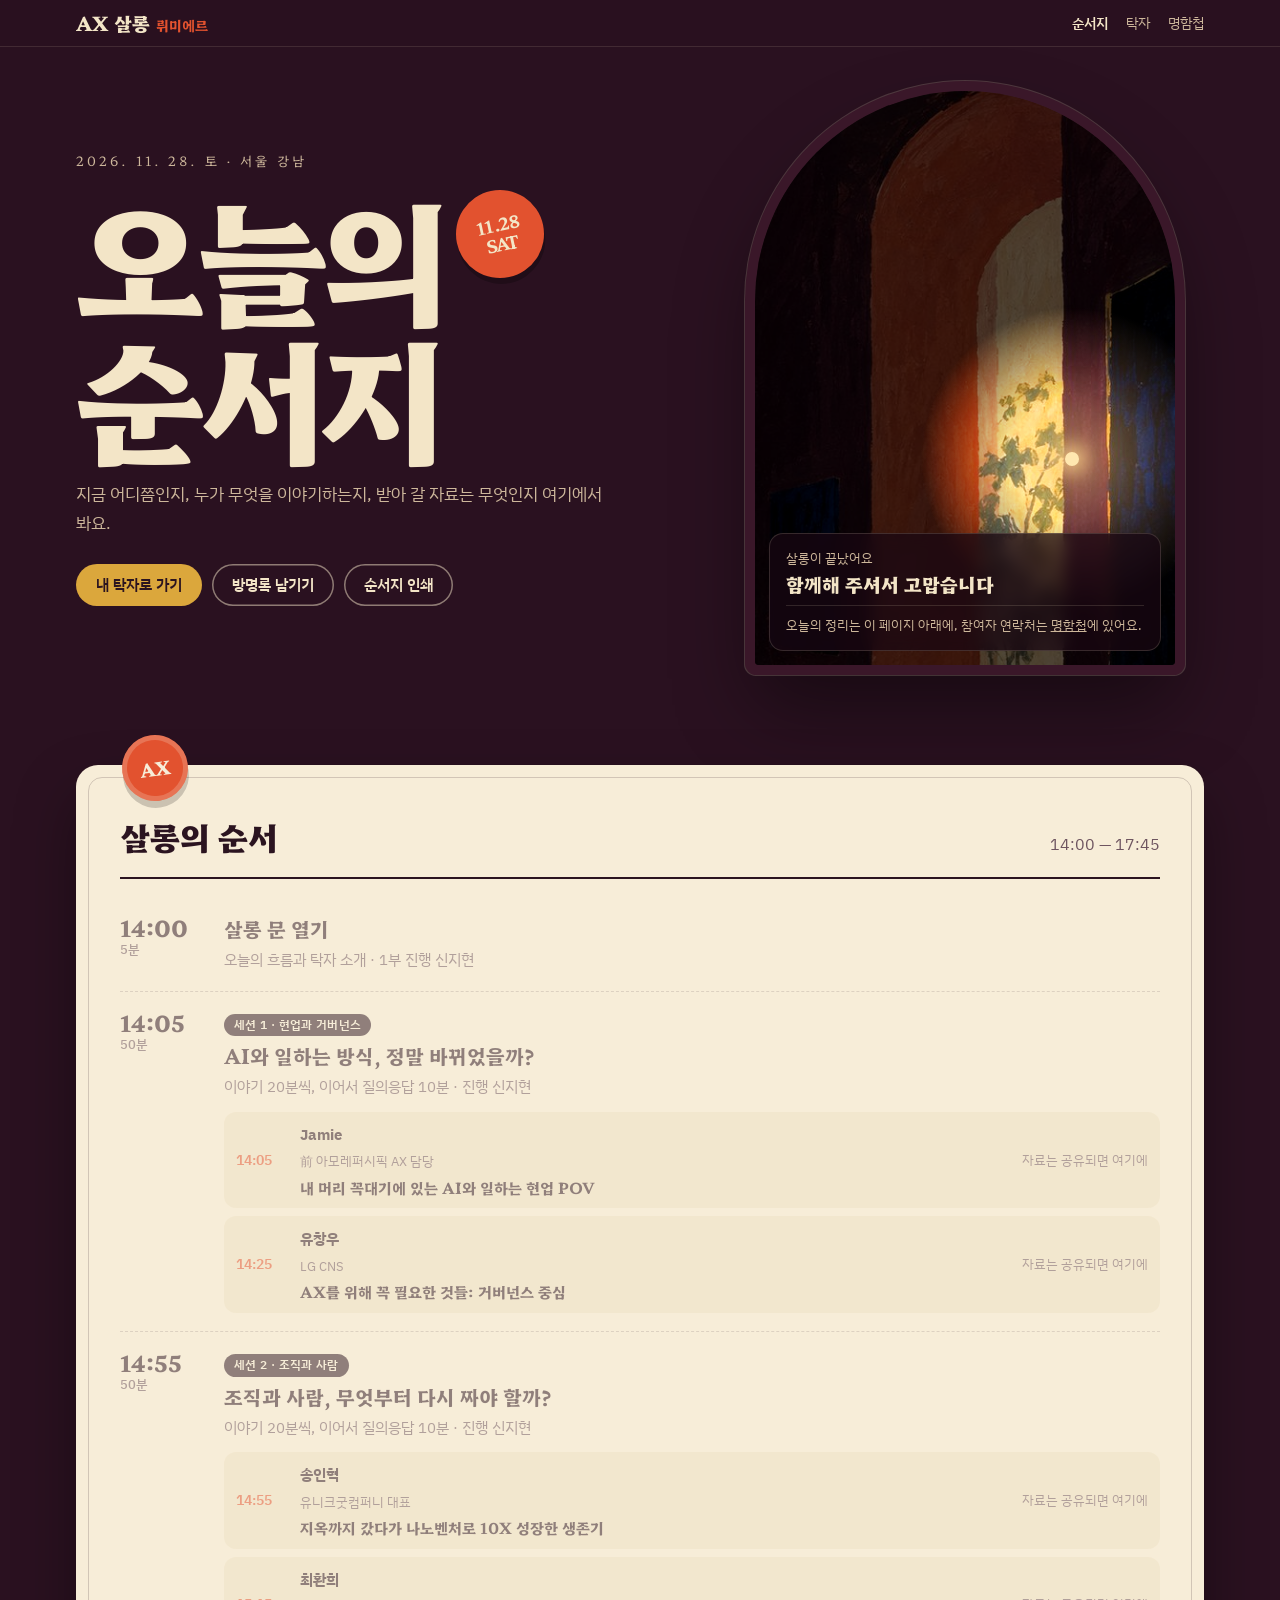
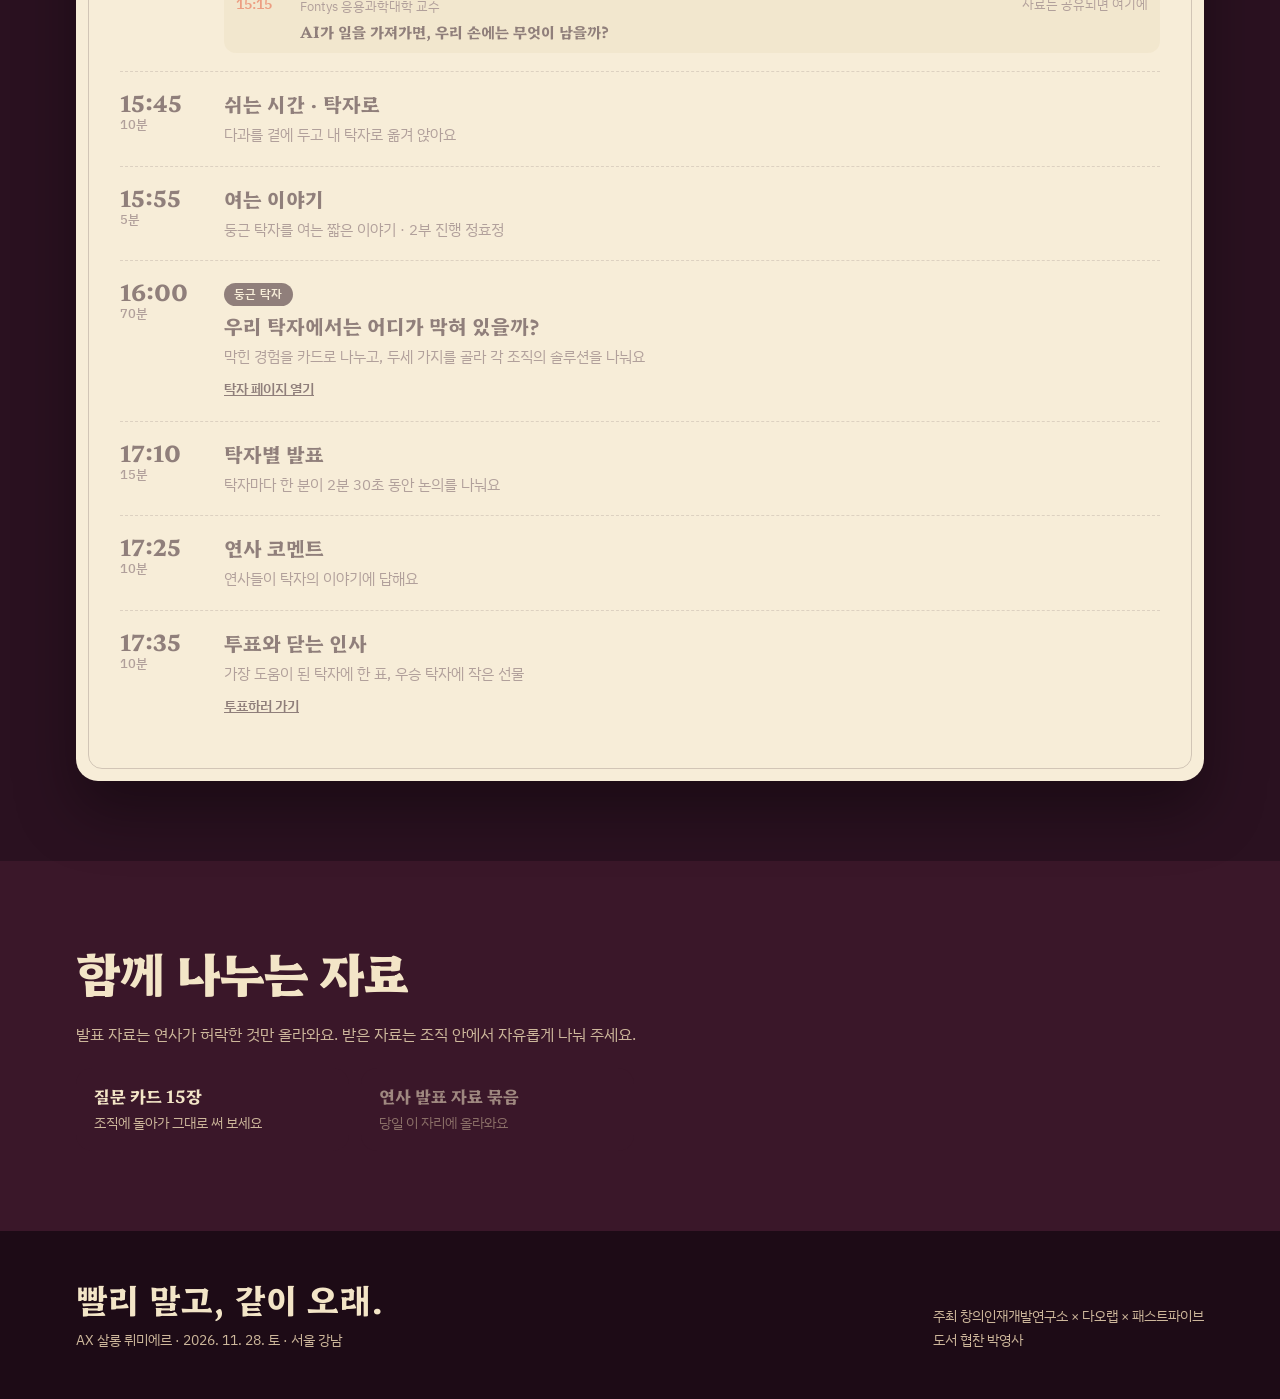
<file: program.html>
<!doctype html>
<html lang="ko">
<head>
<meta charset="utf-8">
<meta name="viewport" content="width=device-width, initial-scale=1, viewport-fit=cover">
<meta name="robots" content="noindex">
<title>오늘의 순서지 · AX 살롱 뤼미에르</title>
<meta name="theme-color" content="#2A1120">
<link rel="icon" href="favicon.svg">
<link rel="preconnect" href="https://fonts.googleapis.com">
<link rel="preconnect" href="https://fonts.gstatic.com" crossorigin>
<link rel="stylesheet" href="https://fonts.googleapis.com/css2?family=Hahmlet:wght@500;700;800&family=IBM+Plex+Sans+KR:wght@400;500;600;700&display=swap">
<link rel="stylesheet" href="live.css">
<style>
.quick { display: flex; gap: 10px; flex-wrap: wrap; margin: 26px 0 0; }
.archwin .cap .nx { display: block; font-size: 13px; color: var(--cream-dim); border-top: 1px solid color-mix(in srgb, var(--cream) 14%, transparent); padding-top: 8px; margin-top: 8px; }
.band-menu { padding: 36px 0 80px; }
.files-sec, .syn { padding: 70px 0 80px; }

.menu .slot { display: grid; grid-template-columns: 86px 1fr; gap: 18px; padding: 18px 0; border-bottom: 1px dashed color-mix(in srgb, var(--ink) 25%, transparent); position: relative; }
.menu .slot:last-of-type { border-bottom: 0; }
.menu .time { font: 800 22px/1.1 var(--display); }
.menu .time small { display: block; font: 500 12.5px/1.6 var(--body); color: var(--ink-soft); }
.menu h3 { font-size: 20px; font-weight: 700; line-height: 1.4; }
.menu .tag { margin-bottom: 6px; }
.menu p { margin: 4px 0 0; color: var(--ink-soft); font-size: 15px; }
.talks { display: grid; gap: 8px; margin-top: 12px; }
.talk { display: grid; grid-template-columns: 52px 1fr auto; gap: 12px; align-items: center; background: var(--paper-2); border-radius: 12px; padding: 10px 12px; }
.talk .tt { font-variant-numeric: tabular-nums; font-size: 13.5px; font-weight: 600; color: var(--arch); }
.talk b { display: block; font-size: 15px; }
.talk span.o { font-size: 13px; color: var(--ink-soft); }
.talk .ttl { font: 700 15px/1.45 var(--display); margin-top: 2px; }
.talk a.dl { font-size: 13.5px; font-weight: 600; white-space: nowrap; color: var(--ink); }
.talk .later { font-size: 12.5px; color: var(--ink-soft); white-space: nowrap; }
.slot.past { opacity: .5; }
.slot.cur::before { content: ""; position: absolute; left: -22px; top: 22px; width: 10px; height: 16px; border-radius: 50% 50% 45% 45% / 62% 62% 38% 38%; background: radial-gradient(ellipse at 50% 70%, #FFF3C4, var(--ochre) 55%, var(--arch)); box-shadow: 0 0 14px 4px color-mix(in srgb, var(--ochre) 55%, transparent); animation: fl 2.4s ease-in-out infinite; }
.slot.cur .time { color: var(--arch); }
@keyframes fl { 50% { transform: scaleY(1.12) rotate(3deg); } }
.go { display: inline-block; margin-top: 8px; font-size: 14px; font-weight: 600; color: var(--ink); }

.files { display: grid; grid-template-columns: repeat(auto-fill, minmax(230px, 1fr)); gap: 12px; }
.file { display: grid; gap: 4px; background: var(--wall-2); border-radius: 16px; padding: 16px 18px; text-decoration: none; }
.file b { font: 700 17px/1.4 var(--display); }
.file span { font-size: 13.5px; color: var(--cream-dim); }
.file.off { opacity: .55; }
h2.sec { font-size: clamp(30px, 4.4vw, 48px); font-weight: 800; letter-spacing: -.02em; margin: 0 0 8px; }
p.sec { margin: 0 0 20px; color: var(--cream-dim); }

.syn .body h2 { font-size: 26px; margin: 4px 0 10px; }
.syn .body h3 { font-size: 19px; margin: 22px 0 6px; }
.syn .body p, .syn .body li { font-size: 16px; line-height: 1.8; }
.syn .body ul { padding-left: 1.2em; margin: 6px 0; }

@media (max-width: 760px) {
  .menu .slot { grid-template-columns: 1fr; gap: 4px; }
  .slot.cur::before { left: -14px; top: 24px; }
  .talk { grid-template-columns: 1fr; gap: 2px; }
}
@media print {
  .hero2 { grid-template-columns: 1fr; padding-top: 0; }
  .poster { font-size: 44px; }
  .quick, .syn, .files-sec { display: none !important; }
  .slot.past { opacity: 1; }
  .slot.cur::before { display: none; }
}
</style>
</head>
<body>
<header class="bar">
  <div class="wrap">
    <a class="logo" href="./">AX 살롱<em>뤼미에르</em></a>
    <nav class="nav" aria-label="현장 페이지"><a href="program.html" aria-current="page">순서지</a><a href="table.html">탁자</a><a href="directory.html">명함첩</a></nav>
  </div>
</header>

<main>
  <div class="wrap hero2">
    <div>
      <div class="eyebrow">2026. 11. 28. 토 · 서울 강남</div>
      <h1 class="poster"><span>오늘의</span><span>순서지</span><span class="seal" aria-hidden="true">11.28<br>SAT</span></h1>
      <p class="lead" id="wifi">지금 어디쯤인지, 누가 무엇을 이야기하는지, 받아 갈 자료는 무엇인지 여기에서 봐요.</p>
      <div class="quick noprint">
        <a class="btn btn-primary" href="table.html">내 탁자로 가기</a>
        <a class="btn btn-ghost" href="table.html#guestbook">방명록 남기기</a>
        <button class="btn btn-ghost" type="button" onclick="print()">순서지 인쇄</button>
      </div>
    </div>
    <figure class="archwin" id="arch">
      <img class="dim" src="assets/arch.jpg" alt="불이 꺼진 응접실. 주홍빛 아치 문, 코발트색 둥근 탁자와 의자를 그린 유화">
      <img class="lit" src="assets/arch.jpg" alt="" aria-hidden="true">
      <div class="glow" aria-hidden="true"></div><div class="flame" aria-hidden="true"></div>
      <figcaption class="cap" id="now" aria-live="polite"></figcaption>
    </figure>
  </div>

  <section class="band-menu">
    <div class="wrap">
      <article class="paper menu" aria-labelledby="menu-h">
        <span class="wax" aria-hidden="true">AX</span>
        <div class="paper-top"><h2 id="menu-h">살롱의 순서</h2><span class="muted">14:00 — 17:45</span></div>
        <div id="slots"></div>
      </article>
    </div>
  </section>

  <section class="band-2 files-sec" aria-labelledby="files-h">
    <div class="wrap">
      <h2 class="sec" id="files-h">함께 나누는 자료</h2>
      <p class="sec">발표 자료는 연사가 허락한 것만 올라와요. 받은 자료는 조직 안에서 자유롭게 나눠 주세요.</p>
      <div class="files" id="files"></div>
    </div>
  </section>

  <section class="band-table syn" id="summary" hidden aria-labelledby="syn-h">
    <div class="wrap">
      <article class="paper">
        <span class="wax" aria-hidden="true">정리</span>
        <div class="paper-top"><h2 id="syn-h">오늘의 정리</h2><span class="muted" id="syn-at"></span></div>
        <div class="ai-note" style="margin-bottom:18px"><span class="who">AI와 함께 쓴 정리</span><p>모든 탁자의 기록과 방명록을 AI가 먼저 읽고 초안을 썼고, 살로니에르가 다듬었어요.</p></div>
        <div class="body" id="syn-body"></div>
      </article>
    </div>
  </section>
</main>
<footer class="motto"><div class="wrap"><div><div class="m">빨리 말고, 같이 오래.</div><div style="margin-top:8px">AX 살롱 뤼미에르 · 2026. 11. 28. 토 · 서울 강남</div></div><div>주최 창의인재개발연구소 × 다오랩 × 패스트파이브<br>도서 협찬 박영사</div></div></footer>

<script src="live.config.js"></script>
<script src="live.js"></script>
<script>
(() => {
  const { CFG, PROGRAM, esc, $, toMin, nowInfo, poll, md, lampify, demoBanner } = window.AXL;
  demoBanner(); lampify($('#arch'));
  const M = CFG.materials || {};
  if (CFG.wifi) $('#wifi').textContent = 'Wi-Fi  ' + CFG.wifi;
  const hhmm = m => `${String(Math.floor(m / 60)).padStart(2, '0')}:${String(m % 60).padStart(2, '0')}`;
  const LINK = { table: ['table.html', '탁자 페이지 열기'], vote: ['table.html#vote', '투표하러 가기'] };

  function paint() {
    const n = nowInfo();
    $('#slots').innerHTML = PROGRAM.map((s, i) => {
      const cls = n.phase === 'after' || (n.phase === 'live' && i < n.idx) ? ' past' : (n.phase === 'live' && i === n.idx ? ' cur' : '');
      const talks = s.talks ? `<div class="talks">${s.talks.map(t => `<div class="talk"><span class="tt">${t.t}</span><div><b>${esc(t.name)}</b> <span class="o">${esc(t.org)}</span><div class="ttl">${esc(t.title)}</div></div>${M[t.id] ? `<a class="dl" href="${esc(M[t.id])}" target="_blank" rel="noopener">자료 받기</a>` : '<span class="later">자료는 공유되면 여기에</span>'}</div>`).join('')}</div>` : '';
      const go = s.link && LINK[s.link] ? `<a class="go noprint" href="${LINK[s.link][0]}">${LINK[s.link][1]}</a>` : '';
      return `<div class="slot${cls}"${cls === ' cur' ? ' aria-current="step"' : ''}><div class="time">${s.t}<small>${s.d}분</small></div><div>${s.tag ? `<span class="tag">${esc(s.tag)}</span>` : ''}<h3>${esc(s.title)}</h3>${s.note ? `<p>${esc(s.note)}${s.who ? ` · ${esc(s.who)}` : ''}</p>` : ''}${talks}${go}</div></div>`;
    }).join('');
    const box = $('#now');
    if (n.phase === 'before') box.innerHTML = `<span class="k">문이 열리기 전</span><span class="t">오후 2시에 살롱 문이 열려요</span><span class="nx">도착하면 이 페이지에서 지금 순서가 표시돼요.</span>`;
    else if (n.phase === 'after') box.innerHTML = `<span class="k">살롱이 끝났어요</span><span class="t">함께해 주셔서 고맙습니다</span><span class="nx">오늘의 정리는 이 페이지 아래에, 참여자 연락처는 <a href="directory.html">명함첩</a>에 있어요.</span>`;
    else {
      const cur = PROGRAM[n.idx], nx = PROGRAM[n.idx + 1];
      box.innerHTML = `<span class="k">지금 · ${cur.t}부터</span><span class="t">${esc(cur.title)}</span><span class="s">${n.left}분 남았어요</span>${nx ? `<span class="nx">다음 ${nx.t} · ${esc(nx.title)}</span>` : ''}`;
    }
  }
  paint(); setInterval(paint, 30000);

  const FILES = [
    ['cards', '질문 카드 15장', '조직에 돌아가 그대로 써 보세요'],
    ['slides', '연사 발표 자료 묶음', '허락받은 자료만 모았어요']
  ];
  $('#files').innerHTML = FILES.map(([k, t, d]) => M[k]
    ? `<a class="file" href="${esc(M[k])}" target="_blank" rel="noopener"><b>${t}</b><span>${d}</span></a>`
    : `<div class="file off"><b>${t}</b><span>당일 이 자리에 올라와요</span></div>`).join('');

  poll(s => {
    if (!s || !s.synthesis || !s.synthesis.published) { $('#summary').hidden = true; return; }
    $('#summary').hidden = false;
    $('#syn-body').innerHTML = md(s.synthesis.text);
    $('#syn-at').textContent = new Date(s.synthesis.at).toLocaleString('ko-KR', { month: 'long', day: 'numeric', hour: '2-digit', minute: '2-digit' });
  }, 30000);
})();
</script>
</body>
</html>
</file>
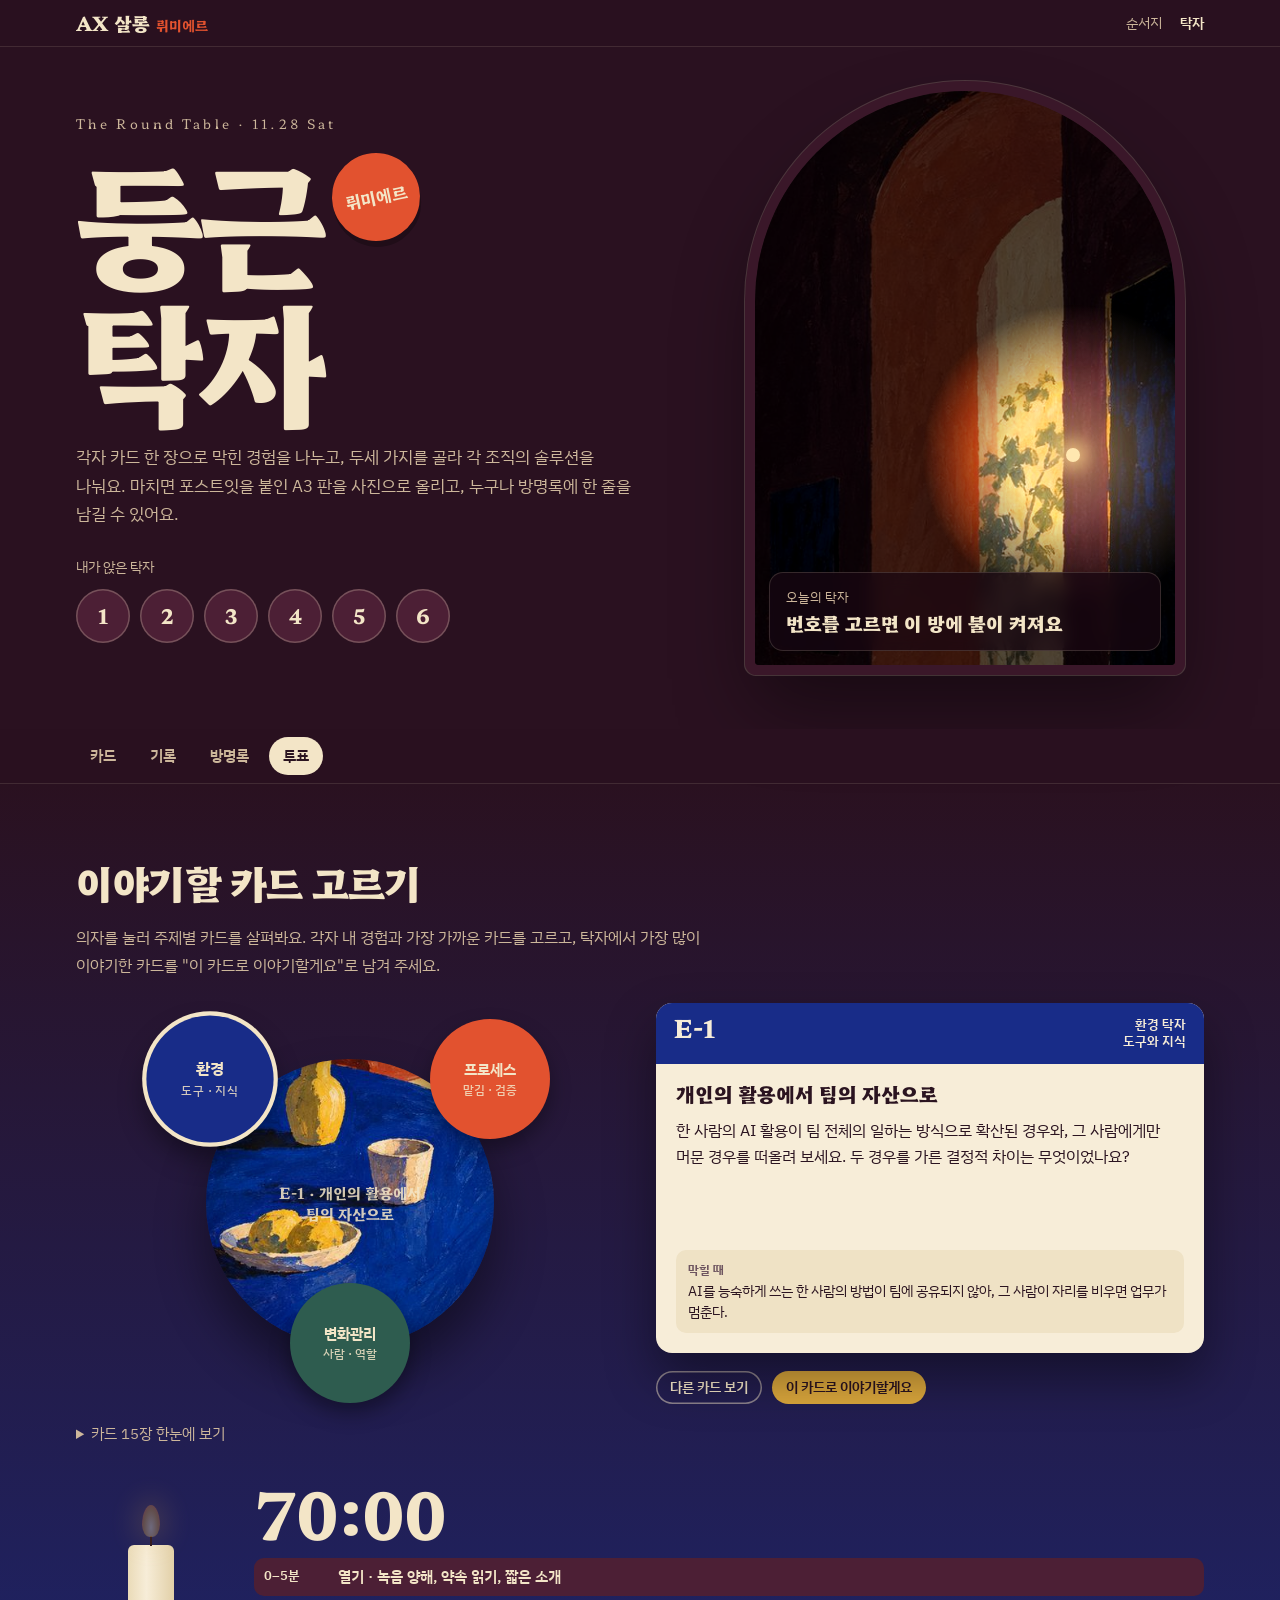
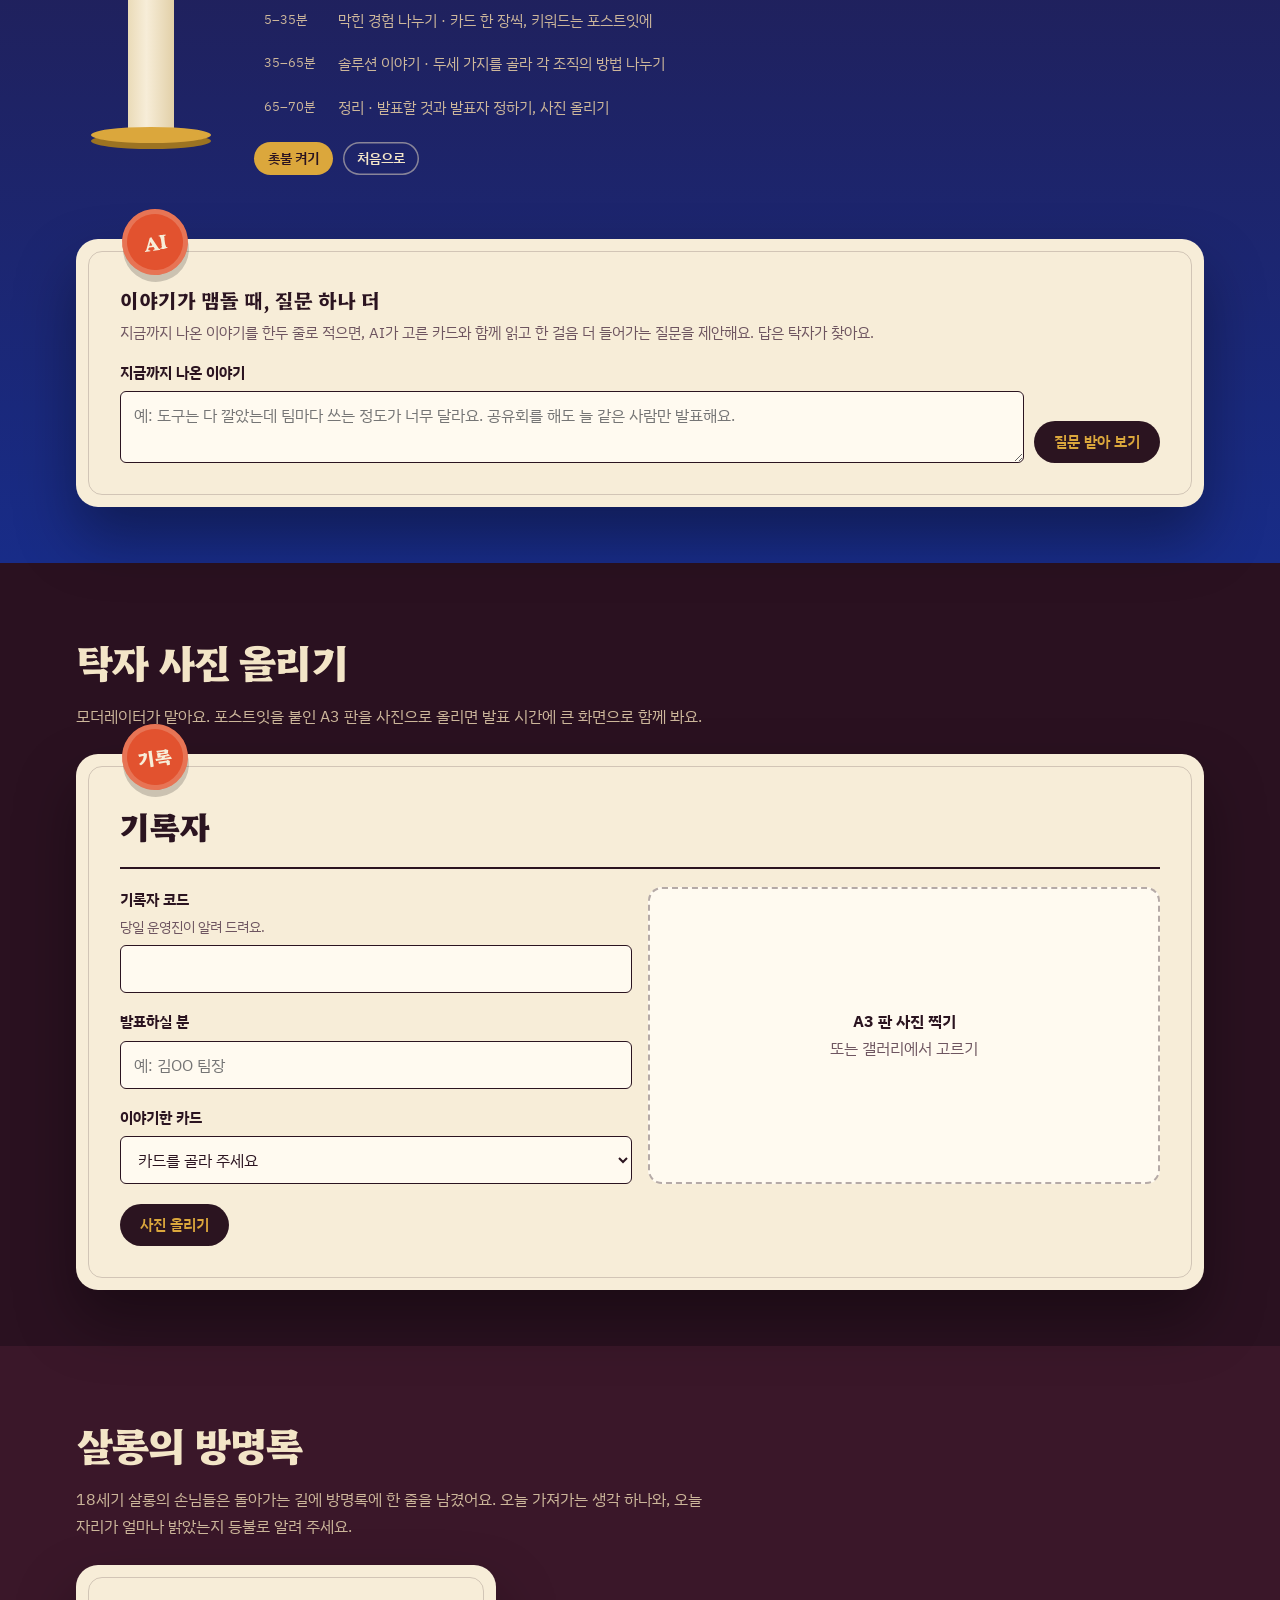
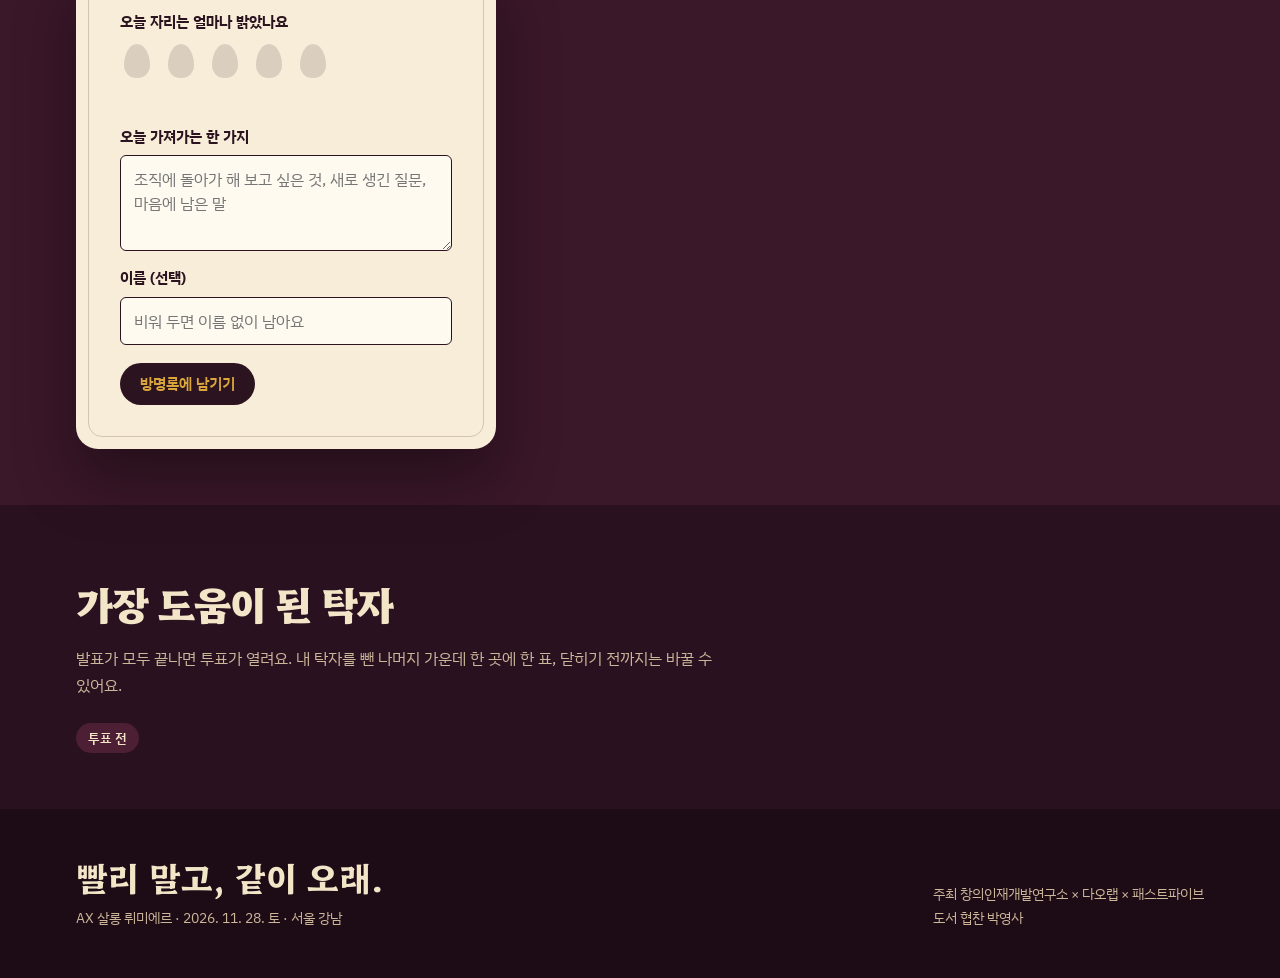
<file: table.html>
<!doctype html>
<html lang="ko">
<head>
<meta charset="utf-8">
<meta name="viewport" content="width=device-width, initial-scale=1, viewport-fit=cover">
<meta name="robots" content="noindex">
<title>둥근 탁자 · AX 살롱 뤼미에르</title>
<meta name="theme-color" content="#2A1120">
<link rel="icon" href="favicon.svg">
<link rel="preconnect" href="https://fonts.googleapis.com">
<link rel="preconnect" href="https://fonts.gstatic.com" crossorigin>
<link rel="stylesheet" href="https://fonts.googleapis.com/css2?family=Hahmlet:wght@500;700;800&family=IBM+Plex+Sans+KR:wght@400;500;600;700&display=swap">
<link rel="stylesheet" href="live.css">
<style>
.seat-lab { margin: 26px 0 10px; font-size: 14px; color: var(--cream-dim); }
.tabs { position: sticky; top: calc(env(safe-area-inset-top, 0px) + 54px); z-index: 25; background: color-mix(in srgb, var(--wall) 92%, transparent); backdrop-filter: blur(10px); border-bottom: 1px solid color-mix(in srgb, var(--cream) 12%, transparent); }
.tabs .wrap { display: flex; gap: 6px; overflow-x: auto; padding-block: 8px; scrollbar-width: none; }
.tabs a { flex: none; text-decoration: none; padding: 7px 14px; border-radius: 999px; font-size: 14.5px; font-weight: 600; color: var(--cream-dim); }
.tabs a.on { background: var(--cream); color: var(--ink); }
section.blk { padding: 64px 0 56px; }
section.blk > .wrap > h2 { font-size: clamp(28px, 4vw, 40px); font-weight: 800; letter-spacing: -.02em; margin-bottom: 8px; }
section.blk > .wrap > .lead { margin: 0 0 24px; color: var(--cream-dim); max-width: 640px; }

.deckgrid { display: grid; grid-template-columns: minmax(0, 1fr) minmax(0, 1fr); gap: 32px; align-items: center; }
.deck-actions { display: flex; gap: 10px; flex-wrap: wrap; margin-top: 18px; }
.chosen { margin-top: 26px; display: flex; gap: 14px; align-items: center; flex-wrap: wrap; background: var(--wall-2); border-radius: 16px; padding: 14px 18px; }
.chosen .id { font: 800 26px/1 var(--display); color: var(--ochre); }
.chosen b { font-family: var(--display); font-size: 18px; }
details.all { margin-top: 18px; }
details.all summary { cursor: pointer; color: var(--cream-dim); font-size: 14.5px; }
.cardlist { display: grid; grid-template-columns: repeat(auto-fill, minmax(240px, 1fr)); gap: 10px; margin-top: 14px; }
.cardlist button { text-align: left; border: 0; cursor: pointer; border-radius: 12px; padding: 12px 14px; background: var(--wall-2); color: var(--cream); font: 500 14.5px/1.45 var(--body); border-left: 5px solid var(--c); }
.cardlist button b { display: block; font: 700 12.5px/1 var(--display); color: var(--cream-dim); margin-bottom: 5px; }

/* candle timer */
.timer { margin-top: 34px; display: grid; grid-template-columns: 150px 1fr; gap: 28px; align-items: center; }
.candle { position: relative; height: 230px; display: flex; align-items: flex-end; justify-content: center; }
.candle .holder { position: absolute; bottom: 0; width: 120px; height: 16px; border-radius: 50%; background: var(--ochre); box-shadow: 0 6px 0 #9C7322; }
.candle .wax { position: relative; width: 46px; height: calc(var(--h, 1) * 180px + 8px); margin-bottom: 10px; background: linear-gradient(90deg, #EADBB8, var(--paper) 40%, #E2D0A8); border-radius: 6px 6px 3px 3px; transition: height 1s linear; }
.candle .wick { position: absolute; left: 50%; top: -9px; width: 2px; height: 10px; background: var(--ink); transform: translateX(-50%); }
.candle .flame { position: absolute; left: 50%; top: -40px; width: 18px; height: 32px; transform: translateX(-50%); border-radius: 50% 50% 45% 45% / 62% 62% 38% 38%; background: radial-gradient(ellipse at 50% 70%, #FFF3C4, var(--ochre) 55%, var(--arch)); box-shadow: 0 0 26px 8px color-mix(in srgb, var(--ochre) 45%, transparent); transform-origin: 50% 90%; animation: flick 2.4s ease-in-out infinite; transition: opacity .6s; }
.candle.idle .flame { animation: none; opacity: .35; }
.candle.out .flame { opacity: 0; }
@keyframes flick { 0%,100% { transform: translateX(-50%) rotate(-2deg) scaleY(1); } 50% { transform: translateX(-50%) rotate(2deg) scaleY(1.07); } }
.clock { font: 800 clamp(44px, 7vw, 64px)/1 var(--display); font-variant-numeric: tabular-nums; letter-spacing: -.01em; }
.flow { list-style: none; padding: 0; margin: 14px 0 16px; display: grid; gap: 6px; }
.flow li { display: grid; grid-template-columns: 64px 1fr; gap: 10px; font-size: 15px; color: var(--cream-dim); padding: 6px 10px; border-radius: 10px; }
.flow li span { font-variant-numeric: tabular-nums; font-size: 13px; }
.flow li.on { background: var(--wall-3); color: var(--cream); font-weight: 600; }
.flow li.done { opacity: .5; text-decoration: line-through; text-decoration-thickness: 1px; }

.askai { margin-top: 64px; }
.askai .row { display: grid; grid-template-columns: 1fr auto; gap: 10px; align-items: end; }
.askai textarea { min-height: 70px; }
.askai .ai-note { margin-top: 14px; }

/* record */
.recgrid { display: grid; grid-template-columns: 1fr 1fr; gap: 16px; }
.drop { display: grid; place-items: center; text-align: center; min-height: 180px; border: 2px dashed color-mix(in srgb, var(--ink) 35%, transparent); border-radius: 14px; padding: 18px; cursor: pointer; background: #FFFAF0; color: var(--ink-soft); }
.drop:focus-within { outline: 2px solid var(--ochre); outline-offset: 3px; }
.drop b { color: var(--ink); display: block; font-size: 16px; }
.drop img { max-height: 320px; max-width: 100%; border-radius: 8px; }
.formrow { display: grid; gap: 16px; }
.draftbox { margin-top: 22px; display: grid; gap: 14px; padding-top: 20px; border-top: 1.5px dashed color-mix(in srgb, var(--ink) 30%, transparent); }
.current { display: flex; gap: 14px; align-items: center; margin-top: 16px; font-size: 14.5px; color: var(--ink-soft); }
.current img { width: 72px; height: 72px; object-fit: cover; border-radius: 8px; }
.check { display: grid; grid-template-columns: 20px 1fr; gap: 10px; align-items: start; font-size: 14.5px; }
.check input { width: 18px; height: 18px; margin-top: 3px; accent-color: var(--ink); }

/* guestbook */
.gb { display: grid; grid-template-columns: minmax(0, 420px) minmax(0, 1fr); gap: 30px; align-items: start; }
.rate { display: flex; gap: 10px; }
.rate button { border: 0; background: none; padding: 4px; cursor: pointer; }
.rate .lamp { width: 26px; height: 34px; background: color-mix(in srgb, var(--ink) 14%, transparent); }
.rate .lamp.on { background: var(--ochre); box-shadow: 0 0 14px 3px color-mix(in srgb, var(--ochre) 55%, transparent); }
.ratelbl { font-size: 13.5px; color: var(--ink-soft); min-height: 1.4em; }

/* vote */
.vstate { display: inline-block; padding: 4px 12px; border-radius: 999px; font-size: 13px; font-weight: 600; background: var(--wall-3); }
.vstate.open { background: var(--arch); }
.choices { display: grid; grid-template-columns: repeat(auto-fill, minmax(200px, 1fr)); gap: 12px; margin-top: 18px; }
.choice { text-align: left; border: 0; cursor: pointer; background: var(--wall-2); color: var(--cream); border-radius: 16px; padding: 12px; display: grid; gap: 8px; font: inherit; box-shadow: inset 0 0 0 1.5px transparent; transition: box-shadow .2s, background .2s; }
.choice .ph { aspect-ratio: 4 / 3; border-radius: 10px; background: var(--wall-3) center / cover no-repeat; }
.choice b { font: 800 22px/1 var(--display); }
.choice span { font-size: 13.5px; color: var(--cream-dim); }
.choice[aria-pressed="true"] { background: var(--wall-3); box-shadow: inset 0 0 0 2.5px var(--ochre); }

@media (max-width: 760px) {
  .deckgrid, .recgrid, .gb { grid-template-columns: 1fr; }
  .timer { grid-template-columns: 96px 1fr; gap: 18px; }
  .candle { height: 170px; }
  .candle .holder { width: 84px; }
  .candle .wax { width: 34px; height: calc(var(--h, 1) * 124px + 8px); }
  .askai .row { grid-template-columns: 1fr; }
  .tabs { top: calc(env(safe-area-inset-top, 0px) + 50px); }
}
</style>
</head>
<body>
<header class="bar">
  <div class="wrap">
    <a class="logo" href="./">AX 살롱<em>뤼미에르</em></a>
    <nav class="nav" aria-label="현장 페이지"><a href="program.html">순서지</a><a href="table.html" aria-current="page">탁자</a></nav>
  </div>
</header>

<main>
  <div class="wrap hero2">
    <div>
      <div class="eyebrow">The Round Table · 11.28 Sat</div>
      <h1 class="poster" id="me-title"><span id="me-l1">둥근</span><span>탁자</span><span class="seal" aria-hidden="true">뤼미에르</span></h1>
      <p class="lead">각자 카드 한 장으로 막힌 경험을 나누고, 두세 가지를 골라 각 조직의 솔루션을 나눠요. 마치면 포스트잇을 붙인 A3 판을 사진으로 올리고, 누구나 방명록에 한 줄을 남길 수 있어요.</p>
      <p class="seat-lab" id="seat-lab">내가 앉은 탁자</p>
      <div class="seats" id="seats" role="group" aria-labelledby="seat-lab"></div>
    </div>
    <figure class="archwin" id="arch">
      <img class="dim" src="assets/arch.jpg" alt="불이 꺼진 응접실. 주홍빛 아치 문, 코발트색 둥근 탁자와 의자를 그린 유화">
      <img class="lit" src="assets/arch.jpg" alt="" aria-hidden="true">
      <div class="glow" aria-hidden="true"></div><div class="flame" aria-hidden="true"></div>
      <figcaption class="cap" id="archcap"><span class="k">오늘의 탁자</span><span class="t">번호를 고르면 이 방에 불이 켜져요</span></figcaption>
    </figure>
  </div>

  <nav class="tabs" aria-label="탁자 활동">
    <div class="wrap">
      <a href="#cards" class="on">카드</a><a href="#record">기록</a><a href="#guestbook">방명록</a><a href="#vote">투표</a>
    </div>
  </nav>

  <!-- ===== cards ===== -->
  <section class="blk band-table" id="cards" aria-labelledby="cards-h">
    <div class="wrap">
      <h2 id="cards-h">이야기할 카드 고르기</h2>
      <p class="lead">의자를 눌러 주제별 카드를 살펴봐요. 각자 내 경험과 가장 가까운 카드를 고르고, 탁자에서 가장 많이 이야기한 카드를 "이 카드로 이야기할게요"로 남겨 주세요.</p>
      <div class="deckgrid">
        <div class="tablestage" role="group" aria-label="세 가지 주제">
          <div class="top" aria-hidden="true"><span id="tabletop">카드를 골라 주세요</span></div>
          <button class="chair env" type="button" data-deck="env" aria-pressed="true">환경<small>도구 · 지식</small></button>
          <button class="chair pro" type="button" data-deck="pro" aria-pressed="false">프로세스<small>맡김 · 검증</small></button>
          <button class="chair chg" type="button" data-deck="chg" aria-pressed="false">변화관리<small>사람 · 역할</small></button>
        </div>
        <div>
          <div class="cardstage"><div class="qcard" id="qcard" aria-live="polite"><div class="face front" id="faceA"></div><div class="face back" id="faceB"></div></div></div>
          <div class="deck-actions">
            <button class="btn btn-ghost btn-sm" type="button" id="again">다른 카드 보기</button>
            <button class="btn btn-primary btn-sm" type="button" id="pick">이 카드로 이야기할게요</button>
          </div>
        </div>
      </div>
      <div class="chosen" id="chosen" hidden></div>
      <details class="all"><summary>카드 15장 한눈에 보기</summary><div class="cardlist" id="cardlist"></div></details>

      <div class="timer">
        <div class="candle idle" id="candle" aria-hidden="true"><div class="wax" id="wax"><div class="wick"></div><div class="flame"></div></div><div class="holder"></div></div>
        <div>
          <div class="clock" id="clock" role="timer" aria-live="off">70:00</div>
          <ol class="flow" id="flow"></ol>
          <div style="display:flex;gap:10px;flex-wrap:wrap">
            <button class="btn btn-primary btn-sm" type="button" id="t-go">촛불 켜기</button>
            <button class="btn btn-ghost btn-sm" type="button" id="t-reset">처음으로</button>
          </div>
        </div>
      </div>

      <div class="askai paper"><span class="wax" aria-hidden="true">AI</span>
        <h3 style="font-size:20px">이야기가 맴돌 때, 질문 하나 더</h3>
        <p class="muted" style="margin:4px 0 14px;font-size:14.5px">지금까지 나온 이야기를 한두 줄로 적으면, AI가 고른 카드와 함께 읽고 한 걸음 더 들어가는 질문을 제안해요. 답은 탁자가 찾아요.</p>
        <div class="row">
          <div class="field"><label for="ctx">지금까지 나온 이야기</label><textarea id="ctx" maxlength="400" placeholder="예: 도구는 다 깔았는데 팀마다 쓰는 정도가 너무 달라요. 공유회를 해도 늘 같은 사람만 발표해요."></textarea></div>
          <button class="btn btn-ink" type="button" id="ask">질문 받아 보기</button>
        </div>
        <div id="ai-q" aria-live="polite"></div>
      </div>
    </div>
  </section>

  <!-- ===== record ===== -->
  <section class="blk" id="record" aria-labelledby="record-h">
    <div class="wrap">
      <h2 id="record-h">탁자 사진 올리기</h2>
      <p class="lead">모더레이터가 맡아요. 포스트잇을 붙인 A3 판을 사진으로 올리면 발표 시간에 큰 화면으로 함께 봐요.</p>
      <form class="paper" id="recform" novalidate><span class="wax" aria-hidden="true">기록</span>
        <div class="paper-top"><h2 id="rec-title">기록자</h2><span class="muted" id="rec-current"></span></div>
        <div class="recgrid">
          <div class="formrow">
            <div class="field"><label for="r-code">기록자 코드</label><div class="hint">당일 운영진이 알려 드려요.</div><input id="r-code" type="text" inputmode="numeric" autocomplete="off"></div>
            <div class="field"><label for="r-presenter">발표하실 분</label><input id="r-presenter" type="text" autocomplete="off" placeholder="예: 김OO 팀장"></div>
            <div class="field"><label for="r-topic">이야기한 카드</label><select id="r-topic"></select></div>
            <label class="check" style="display:none"><input type="checkbox" id="r-ai"><span>AI에게 발표 메모 초안을 부탁할게요. 사진 속 손글씨를 읽어 세 줄 요약과 1분 발표 메모를 써요.</span></label>
          </div>
          <label class="drop" for="r-photo" id="drop">
            <input id="r-photo" type="file" accept="image/*" capture="environment" class="sr">
            <span id="drop-in"><b>A3 판 사진 찍기</b>또는 갤러리에서 고르기</span>
          </label>
        </div>
        <div style="margin-top:20px;display:flex;gap:12px;align-items:center;flex-wrap:wrap">
          <button class="btn btn-ink" type="submit" id="r-send">사진 올리기</button>
          <span class="muted" id="r-status" aria-live="polite" style="font-size:14px"></span>
        </div>

        <div class="draftbox" id="draftbox" hidden>
          <div class="ai-note" id="ai-read" hidden><span class="who">AI 초안 · 고쳐서 저장해 주세요</span><p id="ai-read-p"></p></div>
          <div class="field"><label for="m-summary">세 줄 요약</label><textarea id="m-summary" placeholder="한 줄에 하나씩"></textarea></div>
          <div class="field"><label for="m-pitch">1분 발표 메모</label><textarea id="m-pitch" style="min-height:120px"></textarea></div>
          <div><button class="btn btn-ink" type="button" id="m-save">발표 메모 저장</button></div>
        </div>
      </form>
    </div>
  </section>

  <!-- ===== guestbook ===== -->
  <section class="blk band-2" id="guestbook" aria-labelledby="gb-h">
    <div class="wrap">
      <h2 id="gb-h">살롱의 방명록</h2>
      <p class="lead">18세기 살롱의 손님들은 돌아가는 길에 방명록에 한 줄을 남겼어요. 오늘 가져가는 생각 하나와, 오늘 자리가 얼마나 밝았는지 등불로 알려 주세요.</p>
      <div class="gb">
        <form class="paper" id="gbform" novalidate>
          <div class="field">
            <span class="lab" id="rate-lab">오늘 자리는 얼마나 밝았나요</span>
            <div class="rate" id="rate" role="radiogroup" aria-labelledby="rate-lab"></div>
            <div class="ratelbl" id="ratelbl"></div>
          </div>
          <div class="field" style="margin-top:14px"><label for="g-text">오늘 가져가는 한 가지</label><textarea id="g-text" maxlength="300" placeholder="조직에 돌아가 해 보고 싶은 것, 새로 생긴 질문, 마음에 남은 말"></textarea></div>
          <div class="field" style="margin-top:14px"><label for="g-name">이름 (선택)</label><input id="g-name" type="text" maxlength="30" placeholder="비워 두면 이름 없이 남아요"></div>
          <div style="margin-top:18px"><button class="btn btn-ink" type="submit">방명록에 남기기</button></div>
        </form>
        <div>
          <div class="slips" id="slips"></div>
        </div>
      </div>
    </div>
  </section>

  <!-- ===== vote ===== -->
  <section class="blk" id="vote" aria-labelledby="vote-h">
    <div class="wrap">
      <h2 id="vote-h">가장 도움이 된 탁자</h2>
      <p class="lead">발표가 모두 끝나면 투표가 열려요. 내 탁자를 뺀 나머지 가운데 한 곳에 한 표, 닫히기 전까지는 바꿀 수 있어요.</p>
      <span class="vstate" id="vstate">투표 전</span>
      <div id="vbody"></div>
    </div>
  </section>
</main>
<footer class="motto"><div class="wrap"><div><div class="m">빨리 말고, 같이 오래.</div><div style="margin-top:8px">AX 살롱 뤼미에르 · 2026. 11. 28. 토 · 서울 강남</div></div><div>주최 창의인재개발연구소 × 다오랩 × 패스트파이브<br>도서 협찬 박영사</div></div></footer>

<script src="live.config.js"></script>
<script src="live.js"></script>
<script>
(() => {
  const { TABLES, esc, $, $$, store, toast, compressImage, DECKS, CARDS, api, poll, lamps, lampify, demoBanner, reduceMotion, DEMO } = window.AXL;
  demoBanner(); lampify($('#arch'));
  let me = Number(new URLSearchParams(location.search).get('t')) || store.get('axl-table');
  let S = null;

  /* ---------- my table ---------- */
  const seats = $('#seats');
  seats.innerHTML = TABLES.map(t => `<button class="seat" type="button" data-t="${t}" aria-pressed="false" aria-label="${t}번 탁자">${t}</button>`).join('');
  function setMe(t) {
    me = t; store.set('axl-table', t);
    $$('.seat').forEach(b => b.setAttribute('aria-pressed', String(Number(b.dataset.t) === t)));
    $('#me-l1').textContent = t ? `${t}번` : '둥근';
    paintCap();
    $('#rec-title').textContent = t ? `${t}번 탁자 기록자` : '기록자';
    tm = store.get(tkey(), { startAt: 0, left: TOTAL }); paintTimer();
    render(true);
  }
  seats.addEventListener('click', e => { const b = e.target.closest('.seat'); if (b) setMe(Number(b.dataset.t)); });

  /* ---------- tabs follow the scroll ---------- */
  const tabs = $$('.tabs a');
  const io = new IntersectionObserver(es => es.forEach(en => { if (en.isIntersecting) tabs.forEach(a => a.classList.toggle('on', a.getAttribute('href') === '#' + en.target.id)); }), { rootMargin: '-45% 0px -50% 0px' });
  $$('section.blk').forEach(s => io.observe(s));

  /* ---------- cards ---------- */
  const qcard = $('#qcard'), faces = [$('#faceA'), $('#faceB')];
  let showing = 0, deck = 'env', current = null, last = {};
  const cardHTML = c => `<div class="fh" style="background:${c.color}"><span class="id">${c.id}</span><span class="deck">${esc(c.deckName)}<br>${esc(c.deckSub)}</span></div>
    <div class="fb"><div class="ft">${esc(c.title)}</div><div class="fq">${esc(c.q)}</div><div class="stuck"><b>막힐 때</b>${esc(c.stuck)}</div></div>`;
  function show(c) {
    current = c; const next = 1 - showing;
    faces[next].innerHTML = cardHTML(c);
    qcard.classList.toggle('flip', next === 1); showing = next;
    $$('.chair').forEach(b => b.setAttribute('aria-pressed', String(b.dataset.deck === c.deck)));
    $('#tabletop').textContent = c.id + ' · ' + c.title;
  }
  function draw(key) {
    deck = key; const cards = DECKS[key].cards; let i;
    do { i = Math.floor(Math.random() * cards.length); } while (cards.length > 1 && i === last[key]);
    last[key] = i; show(CARDS[cards[i][0]]);
  }
  faces[0].innerHTML = cardHTML(CARDS['E-1']); current = CARDS['E-1']; last.env = 0; $('#tabletop').textContent = 'E-1 · ' + CARDS['E-1'].title;
  $$('.chair').forEach(b => b.addEventListener('click', () => draw(b.dataset.deck)));
  $('#again').addEventListener('click', () => draw(deck));
  $('#cardlist').innerHTML = Object.values(CARDS).map(c => `<button type="button" data-id="${c.id}" style="--c:${c.color}"><b>${c.id}</b>${esc(c.title)}</button>`).join('');
  $('#cardlist').addEventListener('click', e => { const b = e.target.closest('button'); if (b) { show(CARDS[b.dataset.id]); $('#cards').scrollIntoView({ behavior: reduceMotion ? 'auto' : 'smooth' }); } });
  $('#pick').addEventListener('click', async () => {
    if (!me) { toast('먼저 내 탁자 번호를 골라 주세요.', 'err'); seats.scrollIntoView({ block: 'center' }); return; }
    const b = $('#pick'); b.disabled = true;
    try { await api.send('topic', { table: me, cardId: current.id, title: current.title }); toast(`${me}번 탁자는 ${current.id} 카드로 이야기해요.`); live.refresh(); }
    catch (e) { toast(e.message, 'err'); } finally { b.disabled = false; }
  });
  $('#r-topic').innerHTML = '<option value="">카드를 골라 주세요</option>' + Object.values(CARDS).map(c => `<option value="${c.id}">${c.id} · ${esc(c.title)}</option>`).join('');

  /* ---------- candle timer (70분, 탁자마다 이 기기에 저장) ---------- */
  const TOTAL = 70 * 60;
  const STEPS = [[0, 5, '열기 · 녹음 양해, 약속 읽기, 짧은 소개'], [5, 35, '막힌 경험 나누기 · 카드 한 장씩, 키워드는 포스트잇에'], [35, 65, '솔루션 이야기 · 두세 가지를 골라 각 조직의 방법 나누기'], [65, 70, '정리 · 발표할 것과 발표자 정하기, 사진 올리기']];
  $('#flow').innerHTML = STEPS.map(([a, b, t]) => `<li><span>${a}–${b}분</span>${t}</li>`).join('');
  const tkey = () => 'axl-timer-' + (me || 0);
  let tm = store.get(tkey(), { startAt: 0, left: TOTAL });
  function remain() { return tm.startAt ? Math.max(0, tm.left - (Date.now() - tm.startAt) / 1000) : tm.left; }
  function paintTimer() {
    const r = remain(), m = Math.floor(r / 60), s = Math.floor(r % 60);
    $('#clock').textContent = `${String(m).padStart(2, '0')}:${String(s).padStart(2, '0')}`;
    $('#wax').style.setProperty('--h', (r / TOTAL).toFixed(4));
    const el = (TOTAL - r) / 60;
    $$('#flow li').forEach((li, i) => { li.classList.toggle('on', el >= STEPS[i][0] && el < STEPS[i][1] && r > 0); li.classList.toggle('done', el >= STEPS[i][1]); });
    const c = $('#candle'); c.classList.toggle('idle', !tm.startAt && r > 0); c.classList.toggle('out', r <= 0);
    $('#t-go').textContent = r <= 0 ? '촛불이 다 탔어요' : tm.startAt ? '잠시 멈추기' : (r < TOTAL ? '다시 켜기' : '촛불 켜기');
    $('#t-go').disabled = r <= 0;
    if (tm.startAt && r <= 0) { tm = { startAt: 0, left: 0 }; store.set(tkey(), tm); toast('70분이 지났어요. 발표하실 분을 정하고 A3 판 사진을 올려 주세요.'); }
  }
  $('#t-go').addEventListener('click', () => { tm = tm.startAt ? { startAt: 0, left: remain() } : { startAt: Date.now(), left: tm.left }; store.set(tkey(), tm); paintTimer(); });
  $('#t-reset').addEventListener('click', () => { tm = { startAt: 0, left: TOTAL }; store.set(tkey(), tm); paintTimer(); });
  setInterval(paintTimer, 1000); paintTimer();

  /* ---------- AI: one more question ---------- */
  $('#ask').addEventListener('click', async () => {
    const ctx = $('#ctx').value.trim();
    if (ctx.length < 10) { toast('지금까지 나온 이야기를 한두 줄만 적어 주세요.', 'err'); $('#ctx').focus(); return; }
    const card = (S && me && S.topics[me] && CARDS[S.topics[me].cardId]) || current;
    const b = $('#ask'); b.disabled = true; b.textContent = '읽는 중…';
    try {
      const r = await api.send('ai_question', { table: me || 0, cardId: card.id, cardTitle: card.title, cardQ: card.q, context: ctx });
      $('#ai-q').innerHTML = `<div class="ai-note"><span class="who">AI가 제안한 질문 · ${esc(card.id)} 카드와 탁자 기록을 읽고</span><p style="font:700 17px/1.55 var(--display)">${esc(r.question)}</p>${r.why ? `<p class="muted" style="margin-top:6px;font-size:14px">${esc(r.why)}</p>` : ''}</div>`;
    } catch (e) { toast(e.message, 'err'); }
    finally { b.disabled = false; b.textContent = '질문 받아 보기'; }
  });

  /* ---------- worksheet upload + AI memo ---------- */
  let photo = null;
  $('#r-photo').addEventListener('change', async e => {
    const f = e.target.files[0]; if (!f) return;
    $('#r-status').textContent = '사진을 정리하는 중…';
    try { photo = await compressImage(f); $('#drop-in').innerHTML = `<img src="${photo}" alt="올릴 사진 미리보기"><span style="display:block;margin-top:8px;font-size:13.5px">다른 사진으로 바꾸려면 눌러요</span>`; $('#r-status').textContent = ''; }
    catch (err) { photo = null; $('#r-status').textContent = err.message; }
  });
  $('#recform').addEventListener('submit', async e => {
    e.preventDefault();
    if (!me) { toast('먼저 내 탁자 번호를 골라 주세요.', 'err'); return; }
    if (!photo) { toast('A3 판 사진을 먼저 찍거나 골라 주세요.', 'err'); return; }
    const topicId = $('#r-topic').value || (S && S.topics[me] ? S.topics[me].cardId : '');
    const b = $('#r-send'); b.disabled = true;
    const wantDraft = $('#r-ai').checked;
    $('#r-status').textContent = wantDraft ? '올리고, AI가 손글씨를 읽는 중이에요 (20초쯤)…' : '올리는 중…';
    try {
      const r = await api.send('worksheet', { table: me, code: $('#r-code').value.trim(), presenter: $('#r-presenter').value.trim(), topic: topicId ? `${topicId} · ${CARDS[topicId].title}` : '', image: photo, wantDraft });
      $('#r-status').textContent = '올렸어요. 발표 화면에 이 사진이 나와요.';
      $('#draftbox').hidden = false;
      if (r.draft) {
        $('#ai-read').hidden = false;
        $('#ai-read-p').textContent = r.draft.read || 'AI가 워크시트를 읽고 아래 초안을 썼어요. 탁자에서 나온 말과 다르면 고쳐 주세요.';
        $('#m-summary').value = (r.draft.summary || []).join('\n');
        $('#m-pitch').value = r.draft.pitch || '';
      } else if (wantDraft && r.aiError) { $('#ai-read').hidden = false; $('#ai-read-p').textContent = r.aiError + ' 요약은 직접 적어 주세요.'; }
      live.refresh();
    } catch (err) { $('#r-status').textContent = err.message; toast(err.message, 'err'); }
    finally { b.disabled = false; }
  });
  $('#m-save').addEventListener('click', async () => {
    const b = $('#m-save'); b.disabled = true;
    try { await api.send('memo', { table: me, code: $('#r-code').value.trim(), summary: $('#m-summary').value.trim(), pitch: $('#m-pitch').value.trim() }); toast('발표 메모를 저장했어요.'); live.refresh(); }
    catch (e) { toast(e.message, 'err'); } finally { b.disabled = false; }
  });

  /* ---------- guestbook ---------- */
  const LBL = ['', '희미했어요', '조금 밝았어요', '적당히 밝았어요', '환했어요', '눈부셨어요'];
  let rating = 0;
  $('#rate').innerHTML = [1, 2, 3, 4, 5].map(n => `<button type="button" role="radio" aria-checked="false" aria-label="등불 ${n}개, ${LBL[n]}" data-n="${n}"><i class="lamp"></i></button>`).join('');
  function paintRate(n) { $$('#rate button').forEach(b => { const k = Number(b.dataset.n); b.querySelector('.lamp').classList.toggle('on', k <= n); b.setAttribute('aria-checked', String(k === rating)); }); $('#ratelbl').textContent = n ? LBL[n] : ''; }
  $('#rate').addEventListener('click', e => { const b = e.target.closest('button'); if (b) { rating = Number(b.dataset.n); paintRate(rating); } });
  $('#rate').addEventListener('mouseover', e => { const b = e.target.closest('button'); if (b) paintRate(Number(b.dataset.n)); });
  $('#rate').addEventListener('mouseleave', () => paintRate(rating));
  $('#gbform').addEventListener('submit', async e => {
    e.preventDefault();
    const text = $('#g-text').value.trim();
    if (!text && !rating) { toast('등불을 켜거나 한 줄을 적어 주세요.', 'err'); return; }
    const b = e.submitter || $('#gbform button[type=submit]'); b.disabled = true;
    try { await api.send('note', { table: me || 0, rating, text, name: $('#g-name').value.trim() }); $('#g-text').value = ''; toast('방명록에 남겼어요.'); live.refresh(); }
    catch (err) { toast(err.message, 'err'); } finally { b.disabled = false; }
  });
  const seen = new Set(); let firstSlips = true;
  function paintSlips() {
    const notes = (S && S.notes || []).slice(0, 30);
    if (!notes.length) { $('#slips').innerHTML = '<div class="empty">첫 줄을 남겨 주세요. 남긴 글은 이름 없이도 이 벽에 걸려요.</div>'; return; }
    $('#slips').innerHTML = notes.map((n, i) => {
      const k = n.at + n.text, fresh = !firstSlips && !seen.has(k); seen.add(k);
      return `<figure class="slip${fresh ? ' new' : ''}" style="--r:${((i * 37) % 7 - 3) * .5}deg"><p>${esc(n.text)}</p><figcaption class="meta"><span>${n.name ? esc(n.name) : '이름 없이'}${n.table ? ` · ${n.table}번 탁자` : ''}</span>${n.rating ? `<span class="lamps">${lamps(n.rating)}</span>` : ''}</figcaption></figure>`;
    }).join('');
    firstSlips = false;
  }

  /* ---------- vote ---------- */
  let myVote = null;
  function paintVote() {
    const st = S ? S.vote : 'closed', el = $('#vbody');
    $('#vstate').textContent = st === 'open' ? '투표 중' : st === 'revealed' ? '결과 공개' : '투표 전';
    $('#vstate').className = 'vstate' + (st === 'open' ? ' open' : '');
    if (st === 'revealed' && S.votes.counts) {
      const c = S.votes.counts, max = Math.max(1, ...Object.values(c));
      el.innerHTML = `<div class="bars" style="margin-top:20px">${TABLES.map(t => `<div class="barrow${c[t] === max && max > 0 ? ' win' : ''}"><span class="lbl">${t}번</span><span class="track"><span class="fill" style="width:${c[t] / max * 100}%"></span></span><span class="n">${c[t]}</span></div>`).join('')}</div>`;
      return;
    }
    if (st !== 'open') { el.innerHTML = '<p class="muted" style="margin-top:14px">발표가 끝나면 진행자가 투표를 열어요. 이 화면은 저절로 바뀌어요.</p>'; return; }
    if (!me) { el.innerHTML = '<p style="margin-top:14px">투표하려면 맨 위에서 내 탁자 번호를 먼저 골라 주세요.</p>'; return; }
    myVote = S.votes.mine || store.get('axl-myvote-' + me);
    el.innerHTML = `<div class="choices">${TABLES.filter(t => t !== me).map(t => {
      const w = S.worksheets[t], tp = S.topics[t];
      return `<button class="choice" type="button" data-t="${t}" aria-pressed="${myVote === t}"><span class="ph" style="${w && w.img ? `background-image:url('${esc(w.img)}')` : ''}" aria-hidden="true"></span><b>${t}번 탁자</b><span>${tp ? esc(tp.cardId + ' · ' + tp.title) : '주제 기록 없음'}</span></button>`;
    }).join('')}</div><p class="muted" style="margin-top:12px;font-size:14px">${myVote ? `${myVote}번 탁자에 투표했어요. 닫히기 전까지 바꿀 수 있어요.` : '한 곳을 눌러 투표해요.'}</p>`;
  }
  $('#vbody').addEventListener('click', async e => {
    const b = e.target.closest('.choice'); if (!b) return;
    const t = Number(b.dataset.t);
    $$('.choice').forEach(x => x.setAttribute('aria-pressed', String(x === b)));
    try { await api.send('vote', { voterTable: me, choice: t }); store.set('axl-myvote-' + me, t); toast(`${t}번 탁자에 투표했어요.`); live.refresh(); }
    catch (err) { toast(err.message, 'err'); live.refresh(); }
  });

  /* ---------- live state ---------- */
  function paintCap() {
    const tp = S && me && S.topics[me];
    $('#archcap').innerHTML = !me ? '<span class="k">오늘의 탁자</span><span class="t">번호를 고르면 이 방에 불이 켜져요</span>'
      : tp ? `<span class="k">${me}번 탁자가 고른 카드</span><span class="t">${esc(tp.cardId)} · ${esc(tp.title)}</span>`
      : `<span class="k">${me}번 탁자</span><span class="t">아직 카드를 고르는 중이에요</span><span class="s">아래에서 함께 골라 보세요</span>`;
  }
  let sig = '';
  function render(force) {
    if (!S) return;
    const now = JSON.stringify([me, S.vote, S.topics, S.worksheets, S.votes, S.notes.length && S.notes[0].at, S.notes.length]);
    if (!force && now === sig) return; sig = now;
    const tp = me && S.topics[me];
    const ch = $('#chosen');
    if (tp && CARDS[tp.cardId]) { ch.hidden = false; ch.innerHTML = `<span class="id">${esc(tp.cardId)}</span><div><span class="muted" style="font-size:13px">${me}번 탁자가 고른 카드</span><br><b>${esc(tp.title)}</b></div>`; if (!$('#r-topic').value) $('#r-topic').value = tp.cardId; }
    else ch.hidden = true;
    const w = me && S.worksheets[me];
    $('#rec-current').innerHTML = w && w.img ? `<span class="current" style="margin:0"><img src="${esc(w.img)}" alt="">올린 사진이 있어요${w.presenter ? ` · 발표 ${esc(w.presenter)}` : ''}</span>` : '';
    paintCap(); paintSlips(); paintVote();
  }
  const live = poll((s, err) => { if (s) { S = s; render(); } }, DEMO ? 2500 : 8000);
  if (me) setMe(me);
})();
</script>
</body>
</html>
</file>
<file: live.css>
/* AX 살롱 뤼미에르 · 현장 페이지 공용 스타일 (본 페이지(index.html)의 색과 글꼴을 그대로 이어요) */
:root {
  color-scheme: dark;
  --wall: #2A1120; --wall-2: #3A1729; --wall-3: #4C1F35;
  --arch: #E2522F; --table: #2443B8; --table-deep: #182C88;
  --ochre: #DBA73C; --cream: #F3E5C7; --cream-dim: #CDB79B;
  --paper: #F7EDD8; --paper-2: #EFE2C5; --ink: #2B1420; --ink-soft: #6E5560;
  --moss: #2E5C4F; --err: #B83A22;
  --ai: #2443B8;            /* AI가 쓴 글은 코발트 잉크로 */
  --display: 'Hahmlet', 'Noto Serif KR', 'Nanum Myeongjo', serif;
  --body: 'IBM Plex Sans KR', 'Noto Sans KR', 'Apple SD Gothic Neo', sans-serif;
}
* { box-sizing: border-box; }
[hidden] { display: none !important; }
html { scroll-behavior: smooth; scroll-padding-top: calc(env(safe-area-inset-top, 0px) + 120px); }
@media (prefers-reduced-motion: reduce) { html { scroll-behavior: auto; } *, *::before, *::after { animation: none !important; transition: none !important; } }
body { margin: 0; background: var(--wall); color: var(--cream); font: 16px/1.7 var(--body); word-break: keep-all; overflow-x: hidden; padding-bottom: env(safe-area-inset-bottom, 0px); }
body::before { content: ""; position: fixed; inset: 0 0 auto; height: env(safe-area-inset-top, 0px); z-index: 40; background: var(--wall); }
a { color: inherit; }
h1, h2, h3, h4 { font-family: var(--display); margin: 0; text-wrap: balance; }
:focus-visible { outline: 2px solid var(--ochre); outline-offset: 3px; }
.wrap { max-width: 1160px; margin: 0 auto; padding-left: max(16px, env(safe-area-inset-left, 0px)); padding-right: max(16px, env(safe-area-inset-right, 0px)); }
.eyebrow { font-family: var(--display); font-size: 13px; letter-spacing: .24em; color: var(--cream-dim); }
.muted { color: var(--cream-dim); }
.sr { position: absolute; width: 1px; height: 1px; overflow: hidden; clip: rect(0 0 0 0); white-space: nowrap; }

/* ---------- header ---------- */
.bar { position: sticky; top: env(safe-area-inset-top, 0px); z-index: 30; background: color-mix(in srgb, var(--wall) 90%, transparent); backdrop-filter: blur(10px); border-bottom: 1px solid color-mix(in srgb, var(--cream) 12%, transparent); }
.bar .wrap { display: flex; align-items: center; justify-content: space-between; gap: 14px; padding-block: 11px; }
.logo { font: 800 19px/1 var(--display); text-decoration: none; white-space: nowrap; }
.logo em { font-style: normal; color: var(--arch); margin-left: 6px; font-weight: 700; font-size: 14px; }
.nav { display: flex; gap: 18px; align-items: center; font-size: 14px; }
.nav a { color: var(--cream-dim); text-decoration: none; }
.nav a[aria-current="page"] { color: var(--cream); font-weight: 600; }
.demo-banner { background: var(--ochre); color: var(--ink); font-size: 13.5px; padding: 7px max(16px, env(safe-area-inset-left, 0px)); padding-top: calc(7px + env(safe-area-inset-top, 0px)); text-align: center; }
.demo-banner b { margin-right: 6px; }

/* ---------- buttons, fields ---------- */
.btn { display: inline-flex; align-items: center; justify-content: center; gap: 8px; border: 0; border-radius: 999px; padding: 12px 20px; font: 600 15px/1.2 var(--body); cursor: pointer; text-decoration: none; transition: transform .15s ease, background .2s ease, opacity .2s; }
.btn:active { transform: scale(.97); }
.btn[disabled] { opacity: .5; cursor: not-allowed; }
.btn-primary { background: var(--ochre); color: var(--ink); }
.btn-ghost { background: transparent; color: var(--cream); box-shadow: inset 0 0 0 1.5px color-mix(in srgb, var(--cream) 50%, transparent); }
.btn-ink { background: var(--ink); color: var(--ochre); }
.btn-line { background: transparent; color: var(--ink); box-shadow: inset 0 0 0 1.5px var(--ink); }
.btn-sm { padding: 8px 14px; font-size: 14px; }
.field { display: grid; gap: 6px; }
.field > label, .field .lab { font-weight: 700; font-size: 15px; }
.field .hint { font-size: 13.5px; color: var(--ink-soft); margin-top: -2px; }
.paper input[type=text], .paper input[type=password], .paper textarea, .paper select { width: 100%; font: 400 16px/1.5 var(--body); color: var(--ink); background: #FFFAF0; border: 1.5px solid var(--ink); border-radius: 6px; padding: 11px 13px; }
.paper textarea { min-height: 96px; resize: vertical; }

/* ---------- paper card (본 페이지의 메뉴 카드) ---------- */
.paper { background: var(--paper); color: var(--ink); border-radius: 22px; padding: clamp(20px, 4vw, 44px); box-shadow: 0 30px 60px rgba(0,0,0,.35); }
.paper h2, .paper h3 { color: var(--ink); }
.paper .muted { color: var(--ink-soft); }
.paper-top { display: flex; justify-content: space-between; align-items: baseline; flex-wrap: wrap; gap: 6px 16px; padding-bottom: 14px; margin-bottom: 18px; border-bottom: 2px solid var(--ink); }
.paper-top h2 { font-size: clamp(24px, 3vw, 32px); font-weight: 800; }
.tag { display: inline-block; font: 600 12px/1.4 var(--body); letter-spacing: .03em; padding: 3px 10px; border-radius: 999px; color: var(--paper); background: var(--ink); }

/* AI가 쓴 글: 코발트 잉크, 사람이 고쳐야 확정 */
.ai-note { border-left: 3px solid var(--ai); background: color-mix(in srgb, var(--ai) 7%, #FFFAF0); border-radius: 0 10px 10px 0; padding: 12px 14px; color: var(--ink); }
.ai-note .who { display: block; font-size: 12.5px; font-weight: 600; color: var(--ai); margin-bottom: 4px; letter-spacing: .02em; }
.ai-note p { margin: 0; }
.dark .ai-note, .ai-note.on-dark { background: color-mix(in srgb, var(--ai) 22%, var(--wall)); color: var(--cream); border-left-color: #7D95F0; }
.dark .ai-note .who, .ai-note.on-dark .who { color: #A9B8F5; }

/* ---------- lamps (만족도) ---------- */
.lamps { display: inline-flex; gap: 6px; }
.lamp { width: 14px; height: 18px; border-radius: 50% 50% 46% 46% / 62% 62% 38% 38%; background: color-mix(in srgb, var(--cream) 22%, transparent); display: inline-block; transition: background .25s, box-shadow .25s; }
.lamp.on { background: var(--ochre); box-shadow: 0 0 12px 2px color-mix(in srgb, var(--ochre) 60%, transparent); }

/* ---------- toast ---------- */
#axl-toast { position: fixed; left: 50%; bottom: calc(20px + env(safe-area-inset-bottom, 0px)); transform: translate(-50%, 20px); opacity: 0; pointer-events: none; z-index: 60; background: var(--paper); color: var(--ink); padding: 11px 18px; border-radius: 999px; font-size: 14.5px; font-weight: 600; box-shadow: 0 12px 30px rgba(0,0,0,.4); transition: opacity .25s, transform .25s; max-width: calc(100vw - 32px); text-align: center; }
#axl-toast.show { opacity: 1; transform: translate(-50%, 0); }
#axl-toast.err { background: var(--arch); color: var(--cream); }

/* ---------- question card (flip) ---------- */
.cardstage { perspective: 1400px; }
.qcard { position: relative; transform-style: preserve-3d; transition: transform .7s cubic-bezier(.2,.7,.2,1); min-height: 350px; }
.qcard.flip { transform: rotateY(180deg); }
.face { position: absolute; inset: 0; backface-visibility: hidden; -webkit-backface-visibility: hidden; border-radius: 16px; background: var(--paper); color: var(--ink); overflow: hidden; display: flex; flex-direction: column; box-shadow: 0 24px 50px rgba(0,0,0,.4); }
.face.back { transform: rotateY(180deg); }
.fh { display: flex; justify-content: space-between; align-items: flex-start; padding: 13px 18px; color: var(--paper); }
.fh .id { font: 800 24px/1 var(--display); }
.fh .deck { font-size: 12.5px; text-align: right; line-height: 1.4; font-weight: 600; }
.fb { padding: 16px 20px 20px; display: flex; flex-direction: column; gap: 10px; flex: 1; }
.ft { font: 800 20px/1.35 var(--display); }
.fq { font-size: 15.5px; }
.stuck { margin-top: auto; background: var(--paper-2); border-radius: 10px; padding: 10px 12px; font-size: 13.5px; line-height: 1.6; }
.stuck b { display: block; font-size: 12px; color: var(--ink-soft); }

/* round table with three chairs */
.tablestage { position: relative; width: min(100%, 400px); aspect-ratio: 1; margin: 0 auto; }
.tablestage .top { position: absolute; inset: 14%; border-radius: 50%; background: radial-gradient(circle at 38% 34%, #3A5BD6, var(--table) 52%, var(--table-deep)); box-shadow: 0 30px 50px rgba(0,0,0,.45), inset 0 0 40px rgba(0,0,30,.35); display: grid; place-items: center; text-align: center; padding: 18%; }
.tablestage .top span { font: 700 15px/1.4 var(--display); color: color-mix(in srgb, var(--cream) 86%, transparent); }
.chair { position: absolute; width: 30%; aspect-ratio: 1; border-radius: 50%; border: 0; cursor: pointer; display: grid; place-content: center; text-align: center; font: 700 15px/1.25 var(--body); color: var(--cream); padding: 8px; box-shadow: 0 10px 20px rgba(0,0,0,.35); transition: transform .25s ease, box-shadow .25s ease; }
.chair small { display: block; font-weight: 500; font-size: 11.5px; opacity: .85; margin-top: 4px; }
.chair[aria-pressed="true"] { box-shadow: 0 0 0 4px var(--cream), 0 14px 26px rgba(0,0,0,.45); transform: scale(1.06); }
.chair.env { background: var(--table-deep); left: 0; top: 4%; }
.chair.pro { background: var(--arch); right: 0; top: 4%; }
.chair.chg { background: var(--moss); left: 35%; bottom: 0; }

/* ---------- tables picker (1~6) ---------- */
.seats { display: flex; flex-wrap: wrap; gap: 10px; }
.seat { width: 54px; aspect-ratio: 1; border-radius: 50%; border: 0; cursor: pointer; font: 800 20px/1 var(--display); color: var(--cream); background: var(--wall-3); box-shadow: inset 0 0 0 1.5px color-mix(in srgb, var(--cream) 25%, transparent); transition: background .2s, transform .2s; }
.seat[aria-pressed="true"] { background: var(--arch); box-shadow: 0 0 0 3px var(--cream); transform: scale(1.05); }
.seat:disabled { opacity: .35; cursor: not-allowed; }

/* ---------- vote bars ---------- */
.bars { display: grid; gap: 12px; }
.barrow { display: grid; grid-template-columns: 74px 1fr 46px; gap: 12px; align-items: center; }
.barrow .lbl { font: 700 16px/1.2 var(--display); }
.barrow .track { height: 30px; border-radius: 999px; background: color-mix(in srgb, var(--cream) 10%, transparent); overflow: hidden; }
.barrow .fill { display: block; height: 100%; width: 0; border-radius: 999px; background: var(--cream-dim); transition: width 1.2s cubic-bezier(.2,.7,.2,1); }
.barrow.win .fill { background: var(--ochre); }
.barrow .n { font: 700 18px/1 var(--display); text-align: right; font-variant-numeric: tabular-nums; }

/* ---------- guestbook slips ---------- */
.slips { columns: 3 240px; column-gap: 14px; }
.slip { break-inside: avoid; margin: 0 0 14px; background: var(--paper); color: var(--ink); border-radius: 4px 4px 14px 4px; padding: 14px 16px 12px; box-shadow: 0 10px 22px rgba(0,0,0,.3); transform: rotate(var(--r, 0deg)); }
.slip p { margin: 0 0 8px; font: 500 16px/1.6 var(--display); }
.slip .meta { display: flex; justify-content: space-between; align-items: center; gap: 8px; font-size: 12.5px; color: var(--ink-soft); }
.slip .lamp { width: 9px; height: 12px; background: color-mix(in srgb, var(--ink) 15%, transparent); }
.slip .lamp.on { background: var(--ochre); box-shadow: none; }
.slip.new { animation: slipIn .7s cubic-bezier(.2,.7,.2,1); }
@keyframes slipIn { from { opacity: 0; transform: translateY(-24px) rotate(-6deg); } }

.empty { border: 1.5px dashed color-mix(in srgb, var(--cream) 30%, transparent); border-radius: 16px; padding: 22px; text-align: center; color: var(--cream-dim); }
.paper .empty { border-color: color-mix(in srgb, var(--ink) 25%, transparent); color: var(--ink-soft); }

@media print {
  body { background: #fff; color: #000; }
  .bar, .demo-banner, .noprint, #axl-toast { display: none !important; }
  .paper { box-shadow: none; border-radius: 0; padding: 0; }
}

/* ======================================================================
   본 페이지의 아트디렉션: 포스터 타이포 + 붉은 도장, 등불이 비추는 유화 아치,
   띠마다 바뀌는 벽 색, 안쪽 테두리가 있는 종이 메뉴 카드
   ====================================================================== */
.paper { position: relative; }
.paper::before { content: ""; position: absolute; inset: 12px; border: 1px solid color-mix(in srgb, var(--ink) 18%, transparent); border-radius: 14px; pointer-events: none; }
.paper .wax { position: absolute; top: -30px; left: clamp(22px, 5vw, 46px); width: 66px; height: 66px; border-radius: 50%; background: var(--arch); color: var(--paper); display: grid; place-items: center; font: 800 18px/1 var(--display); box-shadow: 0 7px 0 rgba(0,0,0,.18), inset 0 0 0 5px color-mix(in srgb, var(--paper) 22%, transparent); transform: rotate(-8deg); z-index: 1; }

.poster { position: relative; display: inline-block; margin: 14px 0 0; font: 800 clamp(64px, 11vw, 138px)/1 var(--display); letter-spacing: -.035em; color: var(--cream); }
.poster > span { display: block; }
.poster .seal { position: absolute; left: calc(100% + 10px); top: 4px; width: clamp(62px, 7.4vw, 88px); aspect-ratio: 1; border-radius: 50%; background: var(--arch); color: var(--cream); display: grid; place-items: center; text-align: center; font: 700 clamp(13px, 1.5vw, 17px)/1.15 var(--display); letter-spacing: -.03em; transform: rotate(-12deg); box-shadow: 0 6px 0 rgba(0,0,0,.25); padding: 6px; }

.hero2 { display: grid; grid-template-columns: minmax(0, 1.1fr) minmax(0, .9fr); gap: clamp(28px, 5vw, 64px); align-items: center; padding-block: 44px 64px; }
.hero2 .lead { margin: 18px 0 0; max-width: 560px; color: var(--cream-dim); font-size: 17px; }

.archwin { --mx: 50%; --my: 34%; --r: 140px; position: relative; width: 100%; max-width: 420px; justify-self: center; aspect-ratio: 3 / 4.1; border-radius: 999px 999px 18px 18px; overflow: hidden; margin: 0; background: radial-gradient(circle at 50% 30%, #5A2236, #140810 70%); box-shadow: 0 0 0 10px var(--wall-2), 0 0 0 11px color-mix(in srgb, var(--cream) 18%, transparent), 0 40px 80px rgba(0,0,0,.45); isolation: isolate; touch-action: pan-y; }
.archwin img { position: absolute; inset: 0; width: 100%; height: 100%; object-fit: cover; object-position: 50% 0%; display: block; }
.archwin .dim { filter: brightness(.34) saturate(.65) contrast(1.05); }
.archwin .lit { filter: brightness(1.12) saturate(1.15); -webkit-mask-image: radial-gradient(circle var(--r) at var(--mx) var(--my), #000 0%, #000 42%, transparent 100%); mask-image: radial-gradient(circle var(--r) at var(--mx) var(--my), #000 0%, #000 42%, transparent 100%); }
.archwin .glow { position: absolute; inset: 0; pointer-events: none; mix-blend-mode: screen; background: radial-gradient(circle calc(var(--r) * 1.4) at var(--mx) var(--my), rgba(255,206,130,.42), rgba(255,170,90,.14) 45%, transparent 72%); }
.archwin .flame { position: absolute; left: var(--mx); top: var(--my); width: 14px; height: 14px; margin: -7px 0 0 -7px; border-radius: 50%; background: #FFE7B0; box-shadow: 0 0 18px 8px rgba(255,214,140,.75), 0 0 60px 24px rgba(255,170,80,.35); pointer-events: none; }
.archwin .cap { position: absolute; left: 14px; right: 14px; bottom: 14px; z-index: 2; background: color-mix(in srgb, #1A0812 72%, transparent); backdrop-filter: blur(8px); border: 1px solid color-mix(in srgb, var(--cream) 16%, transparent); border-radius: 14px; padding: 14px 16px; color: var(--cream); }
.archwin .cap .k { display: block; font-size: 12.5px; color: var(--cream-dim); }
.archwin .cap .t { display: block; font: 800 19px/1.35 var(--display); margin-top: 2px; }
.archwin .cap .s { display: block; font-size: 13.5px; color: var(--ochre); font-weight: 600; margin-top: 4px; }

.band-2 { background: var(--wall-2); }
.band-table { background: linear-gradient(180deg, var(--wall) 0%, var(--table-deep) 100%); }
.band-table .tablestage .top { background: url("assets/table.jpg") 45% 60% / 175% auto no-repeat, radial-gradient(circle at 38% 34%, #3A5BD6, var(--table) 52%, var(--table-deep)); }

footer.motto { background: #1D0B16; padding-block: 48px calc(48px + env(safe-area-inset-bottom, 0px)); color: var(--cream-dim); font-size: 14px; }
footer.motto .wrap { display: grid; grid-template-columns: 1fr auto; gap: 20px; align-items: end; }
footer.motto .m { font: 700 clamp(24px, 3vw, 34px)/1.2 var(--display); color: var(--cream); }

@media (max-width: 760px) {
  .hero2 { grid-template-columns: 1fr; padding-block: 28px 44px; }
  .archwin { aspect-ratio: 4 / 3.4; max-width: none; border-radius: 160px 160px 16px 16px; }
  .poster { padding-right: 66px; }
  .poster .seal { left: auto; right: 0; top: -12px; width: 60px; }
  footer.motto .wrap { grid-template-columns: 1fr; }
}
@media print { .archwin, .poster .seal, .paper .wax, footer.motto { display: none !important; } .paper::before { display: none; } }
</file>
